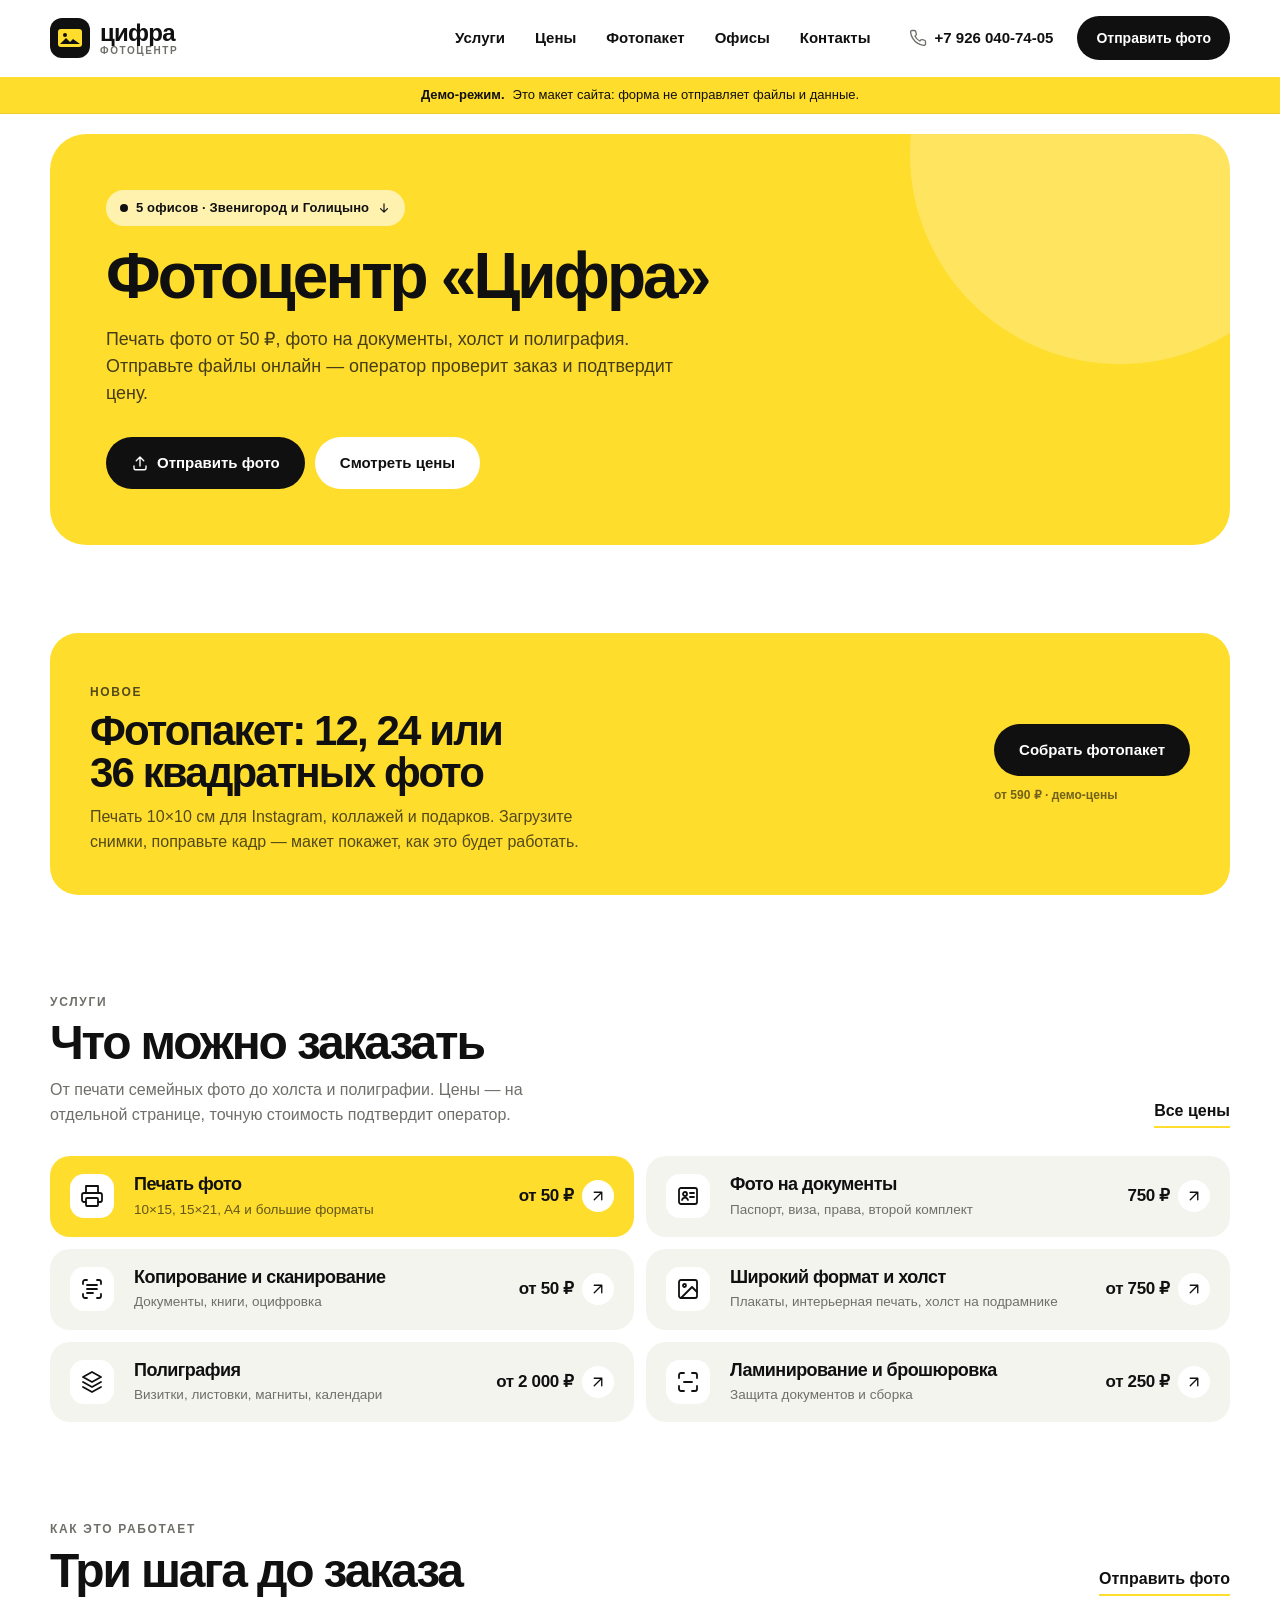
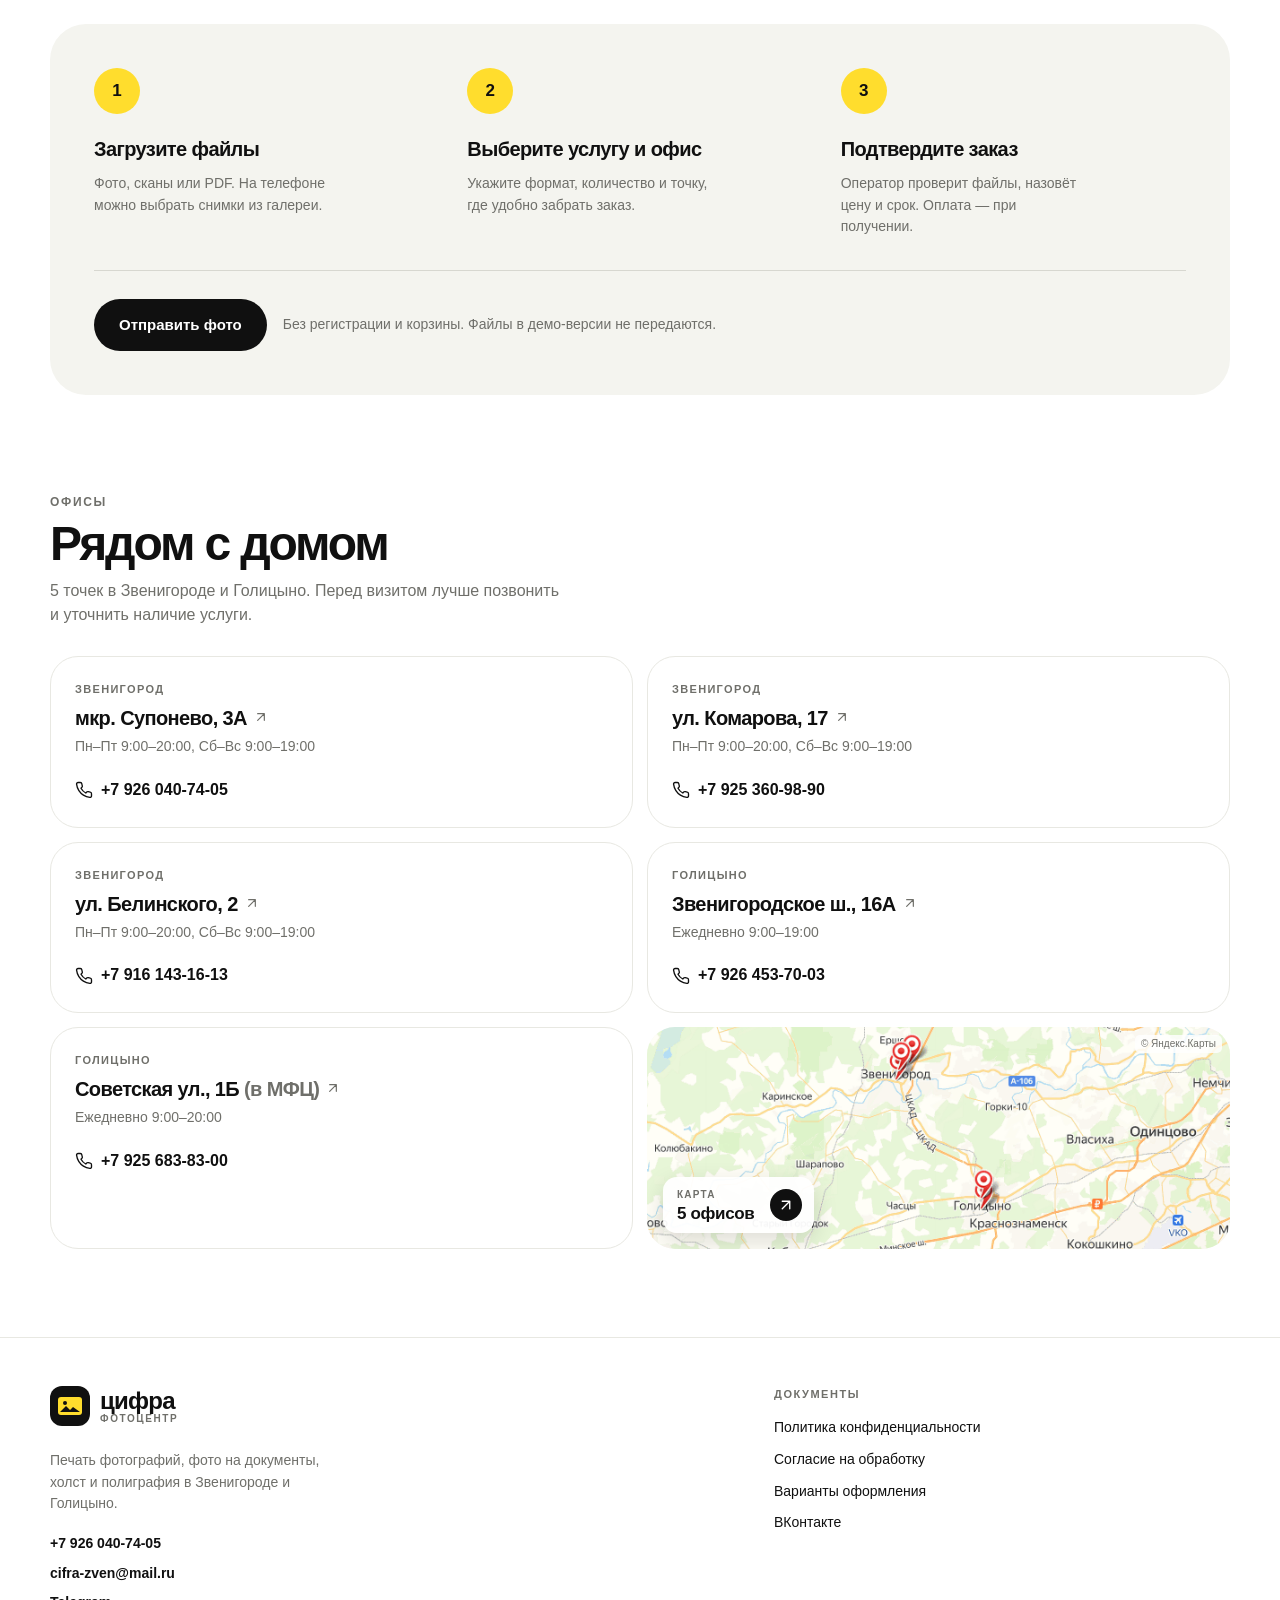
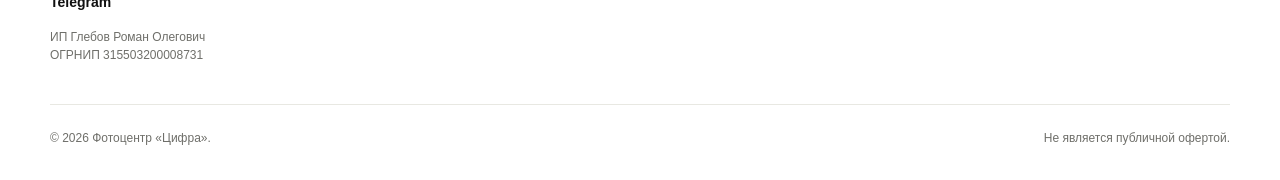
<file: index.html>
<!doctype html>
<html lang="ru">
<head>
<meta charset="utf-8">
<meta name="viewport" content="width=device-width, initial-scale=1">
<title>Фотоцентр «Цифра» — печать фото в Звенигороде и Голицыно</title>
<meta name="description" content="Печать фотографий, фото на документы, холст и полиграфия. 5 офисов в Звенигороде и Голицыно. Отправьте фото онлайн — оператор подтвердит цену и срок.">
<meta name="robots" content="noindex, nofollow">
<meta name="theme-color" content="#ffffff">
<link rel="icon" href="assets/img/favicon.svg" type="image/svg+xml">
<link rel="stylesheet" href="assets/css/styles.css">
<link rel="stylesheet" href="assets/css/photo-package.css">
<meta property="og:type" content="website">
<meta property="og:locale" content="ru_RU">
<meta property="og:site_name" content="Фотоцентр «Цифра»">
<meta property="og:title" content="Фотоцентр «Цифра» — печать фото в Звенигороде и Голицыно">
<meta property="og:description" content="Отправьте фото онлайн, выберите офис — мы подтвердим цену и срок. Демо-макет второго варианта сайта.">
</head>
<body data-page="home">
<a class="skip-link" href="#main">К содержанию</a>

<svg aria-hidden="true" focusable="false" style="position:absolute;width:0;height:0;overflow:hidden">
  <symbol id="i-phone" viewBox="0 0 24 24" fill="none" stroke="currentColor" stroke-width="1.8" stroke-linecap="round" stroke-linejoin="round">
    <path d="M22 16.9v3a2 2 0 0 1-2.2 2 19.8 19.8 0 0 1-8.6-3.1 19.5 19.5 0 0 1-6-6A19.8 19.8 0 0 1 2.1 4.2 2 2 0 0 1 4.1 2h3a2 2 0 0 1 2 1.7c.1.9.3 1.8.6 2.6a2 2 0 0 1-.5 2.1L8 9.6a16 16 0 0 0 6.4 6.4l1.2-1.2a2 2 0 0 1 2.1-.5c.8.3 1.7.5 2.6.6a2 2 0 0 1 1.7 2Z"/>
  </symbol>
  <symbol id="i-arrow" viewBox="0 0 24 24" fill="none" stroke="currentColor" stroke-width="1.8" stroke-linecap="round" stroke-linejoin="round">
    <path d="M7 17 17 7M7 7h10v10"/>
  </symbol>
  <symbol id="i-print" viewBox="0 0 24 24" fill="none" stroke="currentColor" stroke-width="1.8" stroke-linecap="round" stroke-linejoin="round">
    <path d="M6 9V2h12v7M6 18H4a2 2 0 0 1-2-2v-5a2 2 0 0 1 2-2h16a2 2 0 0 1 2 2v5a2 2 0 0 1-2 2h-2"/>
    <rect x="6" y="14" width="12" height="8" rx="1"/>
  </symbol>
  <symbol id="i-doc" viewBox="0 0 24 24" fill="none" stroke="currentColor" stroke-width="1.8" stroke-linecap="round" stroke-linejoin="round">
    <rect x="3" y="4" width="18" height="16" rx="2"/>
    <circle cx="9" cy="10" r="2"/>
    <path d="M6 16c.5-1.5 1.6-2.3 3-2.3s2.5.8 3 2.3M14 9h4M14 13h4"/>
  </symbol>
  <symbol id="i-scan" viewBox="0 0 24 24" fill="none" stroke="currentColor" stroke-width="1.8" stroke-linecap="round" stroke-linejoin="round">
    <path d="M3 7V5a2 2 0 0 1 2-2h2M17 3h2a2 2 0 0 1 2 2v2M21 17v2a2 2 0 0 1-2 2h-2M7 21H5a2 2 0 0 1-2-2v-2"/>
    <path d="M7 8h10M7 12h10M7 16h6"/>
  </symbol>
  <symbol id="i-canvas" viewBox="0 0 24 24" fill="none" stroke="currentColor" stroke-width="1.8" stroke-linecap="round" stroke-linejoin="round">
    <rect x="3" y="3" width="18" height="18" rx="2"/>
    <circle cx="8.5" cy="8.5" r="1.5"/>
    <path d="m21 15-5-5L5 21"/>
  </symbol>
  <symbol id="i-layers" viewBox="0 0 24 24" fill="none" stroke="currentColor" stroke-width="1.8" stroke-linecap="round" stroke-linejoin="round">
    <path d="m12 2 9 5-9 5-9-5 9-5Z"/>
    <path d="m3 12 9 5 9-5M3 17l9 5 9-5"/>
  </symbol>
  <symbol id="i-wide" viewBox="0 0 24 24" fill="none" stroke="currentColor" stroke-width="1.8" stroke-linecap="round" stroke-linejoin="round">
    <path d="M8 3H5a2 2 0 0 0-2 2v3M16 3h3a2 2 0 0 1 2 2v3M21 16v3a2 2 0 0 1-2 2h-3M8 21H5a2 2 0 0 1-2-2v-3"/>
    <path d="M8 12h8"/>
  </symbol>
  <symbol id="i-upload" viewBox="0 0 24 24" fill="none" stroke="currentColor" stroke-width="1.8" stroke-linecap="round" stroke-linejoin="round">
    <path d="M12 16V4M7 9l5-5 5 5"/>
    <path d="M4 16v3a2 2 0 0 0 2 2h12a2 2 0 0 0 2-2v-3"/>
  </symbol>
  <symbol id="i-check" viewBox="0 0 24 24" fill="none" stroke="currentColor" stroke-width="2" stroke-linecap="round" stroke-linejoin="round">
    <path d="m4 12 5 5L20 6"/>
  </symbol>
  <symbol id="i-info" viewBox="0 0 24 24" fill="none" stroke="currentColor" stroke-width="1.8" stroke-linecap="round" stroke-linejoin="round">
    <circle cx="12" cy="12" r="9"/>
    <path d="M12 11v5M12 8h.01"/>
  </symbol>
</svg>

<header class="header">
  <div class="container header__inner">
    <a class="logo" href="index.html">
      <svg class="logo__mark" viewBox="0 0 40 40" aria-hidden="true">
        <rect width="40" height="40" rx="12" fill="#101010"/>
        <rect x="8" y="11" width="24" height="18" rx="3" fill="#FFDD2D"/>
        <circle cx="15" cy="17" r="2" fill="#101010"/>
        <path d="M10 26l6-6 4 4 3-3 7 5H10z" fill="#101010"/>
      </svg>
      <span class="logo__word"><strong>цифра</strong><span>фотоцентр</span></span>
    </a>

    <nav class="nav" id="site-nav" aria-label="Основная навигация">
      <a href="#uslugi">Услуги</a>
      <a href="tseny.html">Цены</a>
      <a href="foto-paket.html">Фотопакет</a>
      <a href="#salony">Офисы</a>
      <a href="#contacts">Контакты</a>
      <div class="nav__mobile-actions">
        <a class="btn btn--dark btn--block" href="otpravit-foto.html">Отправить фото</a>
        <a class="btn btn--outline btn--block" href="tel:+79260407405">+7 926 040-74-05</a>
      </div>
    </nav>

    <a class="header__phone" href="tel:+79260407405">
      <svg width="18" height="18" aria-hidden="true"><use href="#i-phone"/></svg>
      +7 926 040-74-05
    </a>
    <a class="btn btn--dark btn--sm header__cta" href="otpravit-foto.html">Отправить фото</a>
    <button class="burger" type="button" aria-controls="site-nav" aria-expanded="false" aria-label="Открыть меню">
      <svg class="burger__open" width="22" height="22" viewBox="0 0 24 24" fill="none" stroke="currentColor" stroke-width="1.8" stroke-linecap="round" aria-hidden="true"><path d="M4 7h16M4 12h16M4 17h16"/></svg>
      <svg class="burger__close" width="22" height="22" viewBox="0 0 24 24" fill="none" stroke="currentColor" stroke-width="1.8" stroke-linecap="round" aria-hidden="true"><path d="M18 6 6 18M6 6l12 12"/></svg>
    </button>
  </div>
</header>

<div class="demo-banner">
  <div class="container demo-banner__inner">
    <strong>Демо-режим.</strong>
    <span>Это макет сайта: форма не отправляет файлы и данные.</span>
  </div>
</div>

<main id="main">
  <section class="hero">
    <div class="container">
      <div class="hero__panel">
        <div class="hero__content">
          <a class="hero__badge" href="#salony">
            5 офисов · Звенигород и Голицыно
            <svg width="14" height="14" viewBox="0 0 24 24" fill="none" stroke="currentColor" stroke-width="2" stroke-linecap="round" stroke-linejoin="round" aria-hidden="true">
              <path d="M12 5v14M6 13l6 6 6-6"/>
            </svg>
          </a>
          <h1>Фотоцентр «Цифра»</h1>
          <p class="hero__lead">Печать фото от 50 ₽, фото на документы, холст и полиграфия. Отправьте файлы онлайн — оператор проверит заказ и подтвердит цену.</p>
          <div class="hero__actions">
            <a class="btn btn--dark" href="otpravit-foto.html">
              <svg width="18" height="18" aria-hidden="true"><use href="#i-upload"/></svg>
              Отправить фото
            </a>
            <a class="btn btn--light" href="tseny.html">Смотреть цены</a>
          </div>
        </div>
      </div>
    </div>
  </section>

  <section class="section">
    <div class="container">
      <div class="pp-promo">
        <div>
          <p class="eyebrow">Новое</p>
          <h2>Фотопакет: 12, 24 или 36 квадратных фото</h2>
          <p>Печать 10×10 см для Instagram, коллажей и подарков. Загрузите снимки, поправьте кадр — макет покажет, как это будет работать.</p>
        </div>
        <div class="pp-promo__actions">
          <a class="btn btn--dark" href="foto-paket.html">Собрать фотопакет</a>
          <span class="pp-promo__hint">от 590 ₽ · демо-цены</span>
        </div>
      </div>
    </div>
  </section>

  <section class="section" id="uslugi">
    <div class="container">
      <div class="section__head">
        <div>
          <p class="eyebrow">Услуги</p>
          <h2>Что можно заказать</h2>
          <p>От печати семейных фото до холста и полиграфии. Цены — на отдельной странице, точную стоимость подтвердит оператор.</p>
        </div>
        <a class="section__link" href="tseny.html">Все цены</a>
      </div>

      <div class="service-grid">
        <a class="service service--accent" href="tseny.html#pechat">
          <span class="service__icon"><svg width="24" height="24" aria-hidden="true"><use href="#i-print"/></svg></span>
          <h3>Печать фото</h3>
          <p>10×15, 15×21, A4 и большие форматы</p>
          <span class="service__bottom">
            <span class="service__price">от 50 ₽</span>
            <span class="service__arrow"><svg width="18" height="18" aria-hidden="true"><use href="#i-arrow"/></svg></span>
          </span>
        </a>

        <a class="service" href="tseny.html#dokumenty">
          <span class="service__icon"><svg width="24" height="24" aria-hidden="true"><use href="#i-doc"/></svg></span>
          <h3>Фото на документы</h3>
          <p>Паспорт, виза, права, второй комплект</p>
          <span class="service__bottom">
            <span class="service__price">750 ₽</span>
            <span class="service__arrow"><svg width="18" height="18" aria-hidden="true"><use href="#i-arrow"/></svg></span>
          </span>
        </a>

        <a class="service" href="tseny.html#kopirovanie">
          <span class="service__icon"><svg width="24" height="24" aria-hidden="true"><use href="#i-scan"/></svg></span>
          <h3>Копирование и сканирование</h3>
          <p>Документы, книги, оцифровка</p>
          <span class="service__bottom">
            <span class="service__price">от 50 ₽</span>
            <span class="service__arrow"><svg width="18" height="18" aria-hidden="true"><use href="#i-arrow"/></svg></span>
          </span>
        </a>

        <a class="service" href="tseny.html#holst">
          <span class="service__icon"><svg width="24" height="24" aria-hidden="true"><use href="#i-canvas"/></svg></span>
          <h3>Широкий формат и холст</h3>
          <p>Плакаты, интерьерная печать, холст на подрамнике</p>
          <span class="service__bottom">
            <span class="service__price">от 750 ₽</span>
            <span class="service__arrow"><svg width="18" height="18" aria-hidden="true"><use href="#i-arrow"/></svg></span>
          </span>
        </a>

        <a class="service" href="tseny.html#poligrafiya">
          <span class="service__icon"><svg width="24" height="24" aria-hidden="true"><use href="#i-layers"/></svg></span>
          <h3>Полиграфия</h3>
          <p>Визитки, листовки, магниты, календари</p>
          <span class="service__bottom">
            <span class="service__price">от 2 000 ₽</span>
            <span class="service__arrow"><svg width="18" height="18" aria-hidden="true"><use href="#i-arrow"/></svg></span>
          </span>
        </a>

        <a class="service" href="tseny.html#laminovanie">
          <span class="service__icon"><svg width="24" height="24" aria-hidden="true"><use href="#i-wide"/></svg></span>
          <h3>Ламинирование и брошюровка</h3>
          <p>Защита документов и сборка</p>
          <span class="service__bottom">
            <span class="service__price">от 250 ₽</span>
            <span class="service__arrow"><svg width="18" height="18" aria-hidden="true"><use href="#i-arrow"/></svg></span>
          </span>
        </a>
      </div>
    </div>
  </section>

  <section class="section">
    <div class="container">
      <div class="section__head">
        <div>
          <p class="eyebrow">Как это работает</p>
          <h2>Три шага до заказа</h2>
        </div>
        <a class="section__link" href="otpravit-foto.html">Отправить фото</a>
      </div>

      <div class="steps-wrap">
        <div class="steps">
          <div class="step">
            <span class="step__num">1</span>
            <h3>Загрузите файлы</h3>
            <p>Фото, сканы или PDF. На телефоне можно выбрать снимки из галереи.</p>
          </div>
          <div class="step">
            <span class="step__num">2</span>
            <h3>Выберите услугу и офис</h3>
            <p>Укажите формат, количество и точку, где удобно забрать заказ.</p>
          </div>
          <div class="step">
            <span class="step__num">3</span>
            <h3>Подтвердите заказ</h3>
            <p>Оператор проверит файлы, назовёт цену и срок. Оплата — при получении.</p>
          </div>
        </div>
        <div class="steps__bottom">
          <a class="btn btn--dark" href="otpravit-foto.html">Отправить фото</a>
          <p>Без регистрации и корзины. Файлы в демо-версии не передаются.</p>
        </div>
      </div>
    </div>
  </section>

  <section class="section" id="salony">
    <div class="container">
      <div class="section__head">
        <div>
          <p class="eyebrow">Офисы</p>
          <h2>Рядом с домом</h2>
          <p>5 точек в Звенигороде и Голицыно. Перед визитом лучше позвонить и уточнить наличие услуги.</p>
        </div>
      </div>

      <div class="branch-grid">
        <article class="branch-card">
          <p class="branch-card__city">Звенигород</p>
          <h3>
            <a class="branch-card__address" href="https://yandex.ru/maps/org/tsifra/152001789233/?ll=36.876848%2C55.745103&z=16" target="_blank" rel="noopener noreferrer">
              <span>мкр. Супонево, 3А</span>
              <svg class="branch-card__address-icon" width="16" height="16" aria-hidden="true"><use href="#i-arrow"/></svg>
              <span class="sr-only"> — открыть в Яндекс.Картах</span>
            </a>
          </h3>
          <p class="branch-card__meta">Пн–Пт 9:00–20:00, Сб–Вс 9:00–19:00</p>
          <div class="branch-card__footer">
            <a class="branch-card__phone" href="tel:+79260407405"><svg width="18" height="18" aria-hidden="true"><use href="#i-phone"/></svg> +7 926 040-74-05</a>
          </div>
        </article>

        <article class="branch-card">
          <p class="branch-card__city">Звенигород</p>
          <h3>
            <a class="branch-card__address" href="https://yandex.ru/maps/org/tsifra/77149279996/?ll=36.856160%2C55.730766&z=16.79" target="_blank" rel="noopener noreferrer">
              <span>ул. Комарова, 17</span>
              <svg class="branch-card__address-icon" width="16" height="16" aria-hidden="true"><use href="#i-arrow"/></svg>
              <span class="sr-only"> — открыть в Яндекс.Картах</span>
            </a>
          </h3>
          <p class="branch-card__meta">Пн–Пт 9:00–20:00, Сб–Вс 9:00–19:00</p>
          <div class="branch-card__footer">
            <a class="branch-card__phone" href="tel:+79253609890"><svg width="18" height="18" aria-hidden="true"><use href="#i-phone"/></svg> +7 925 360-98-90</a>
          </div>
        </article>

        <article class="branch-card">
          <p class="branch-card__city">Звенигород</p>
          <h3>
            <a class="branch-card__address" href="https://yandex.ru/maps/org/tsifra/25248241582/?ll=36.857674%2C55.739498&z=16.72" target="_blank" rel="noopener noreferrer">
              <span>ул. Белинского, 2</span>
              <svg class="branch-card__address-icon" width="16" height="16" aria-hidden="true"><use href="#i-arrow"/></svg>
              <span class="sr-only"> — открыть в Яндекс.Картах</span>
            </a>
          </h3>
          <p class="branch-card__meta">Пн–Пт 9:00–20:00, Сб–Вс 9:00–19:00</p>
          <div class="branch-card__footer">
            <a class="branch-card__phone" href="tel:+79161431613"><svg width="18" height="18" aria-hidden="true"><use href="#i-phone"/></svg> +7 916 143-16-13</a>
          </div>
        </article>

        <article class="branch-card">
          <p class="branch-card__city">Голицыно</p>
          <h3>
            <a class="branch-card__address" href="https://yandex.ru/maps/org/tsifra/50295731178/?ll=36.985969%2C55.619218&z=16" target="_blank" rel="noopener noreferrer">
              <span>Звенигородское ш., 16А</span>
              <svg class="branch-card__address-icon" width="16" height="16" aria-hidden="true"><use href="#i-arrow"/></svg>
              <span class="sr-only"> — открыть в Яндекс.Картах</span>
            </a>
          </h3>
          <p class="branch-card__meta">Ежедневно 9:00–19:00</p>
          <div class="branch-card__footer">
            <a class="branch-card__phone" href="tel:+79264537003"><svg width="18" height="18" aria-hidden="true"><use href="#i-phone"/></svg> +7 926 453-70-03</a>
          </div>
        </article>

        <article class="branch-card">
          <p class="branch-card__city">Голицыно</p>
          <h3>
            <a class="branch-card__address" href="https://yandex.ru/maps/org/tsifra/145112737521/?ll=36.985844%2C55.628658&z=16" target="_blank" rel="noopener noreferrer">
              <span>Советская ул., 1Б <span class="branch-card__address-note">(в МФЦ)</span></span>
              <svg class="branch-card__address-icon" width="16" height="16" aria-hidden="true"><use href="#i-arrow"/></svg>
              <span class="sr-only"> — открыть в Яндекс.Картах</span>
            </a>
          </h3>
          <p class="branch-card__meta">Ежедневно 9:00–20:00</p>
          <div class="branch-card__footer">
            <a class="branch-card__phone" href="tel:+79256838300"><svg width="18" height="18" aria-hidden="true"><use href="#i-phone"/></svg> +7 925 683-83-00</a>
          </div>
        </article>

        <a class="branch-card branch-card--map" href="https://yandex.ru/maps/?ll=36.92%2C55.68&z=11&text=%D1%84%D0%BE%D1%82%D0%BE%D1%81%D0%B0%D0%BB%D0%BE%D0%BD%20%D0%A6%D0%B8%D1%84%D1%80%D0%B0%20%D0%97%D0%B2%D0%B5%D0%BD%D0%B8%D0%B3%D0%BE%D1%80%D0%BE%D0%B4%20%D0%93%D0%BE%D0%BB%D0%B8%D1%86%D1%8B%D0%BD%D0%BE" target="_blank" rel="noopener noreferrer">
          <img src="assets/img/salons-map.png" width="650" height="300" alt="Карта пяти офисов «Цифра» в Звенигороде и Голицыно" loading="lazy">
          <span class="branch-card__map-panel">
            <span>
              <span class="branch-card__map-label">Карта</span>
              <span class="branch-card__map-title">5 офисов</span>
            </span>
            <span class="branch-card__map-arrow">
              <svg width="18" height="18" aria-hidden="true"><use href="#i-arrow"/></svg>
            </span>
          </span>
          <span class="branch-card__map-credit">© Яндекс.Карты</span>
        </a>
      </div>
    </div>
  </section>
</main>

<footer class="footer" id="contacts">
  <div class="container">
    <div class="footer__grid">
      <div class="footer__brand">
        <a class="logo" href="index.html">
          <svg class="logo__mark" viewBox="0 0 40 40" aria-hidden="true">
            <rect width="40" height="40" rx="12" fill="#101010"/>
            <rect x="8" y="11" width="24" height="18" rx="3" fill="#FFDD2D"/>
            <circle cx="15" cy="17" r="2" fill="#101010"/>
            <path d="M10 26l6-6 4 4 3-3 7 5H10z" fill="#101010"/>
          </svg>
          <span class="logo__word"><strong>цифра</strong><span>фотоцентр</span></span>
        </a>
        <p>Печать фотографий, фото на документы, холст и полиграфия в Звенигороде и Голицыно.</p>
        <div class="footer__contacts">
          <a href="tel:+79260407405">+7 926 040-74-05</a>
          <a href="mailto:cifra-zven@mail.ru">cifra-zven@mail.ru</a>
          <a href="https://t.me/Cifra_zvenigoli" target="_blank" rel="noopener noreferrer">Telegram</a>
        </div>
        <p class="footer__requisites">ИП Глебов Роман Олегович<br>ОГРНИП 315503200008731</p>
      </div>

      <div>
        <p class="footer__title">Документы</p>
        <div class="footer__links">
          <a href="politika.html">Политика конфиденциальности</a>
          <a href="politika.html#soglasie">Согласие на обработку</a>
          <a href="stili.html">Варианты оформления</a>
          <a href="https://vk.com/cifra_zven" target="_blank" rel="noopener noreferrer">ВКонтакте</a>
        </div>
      </div>
    </div>

    <div class="footer__bottom">
      <p>© <span data-year>2026</span> Фотоцентр «Цифра».</p>
      <p>Не является публичной офертой.</p>
    </div>
  </div>
</footer>

<div class="mobile-bar" role="navigation" aria-label="Быстрые действия">
  <a class="btn btn--outline" href="tel:+79260407405">
    <svg width="17" height="17" aria-hidden="true"><use href="#i-phone"/></svg>
    Позвонить
  </a>
  <a class="btn btn--dark" href="otpravit-foto.html">
    <svg width="17" height="17" aria-hidden="true"><use href="#i-upload"/></svg>
    Отправить фото
  </a>
</div>

<script src="assets/js/app.js" defer></script>
</body>
</html>
</file>
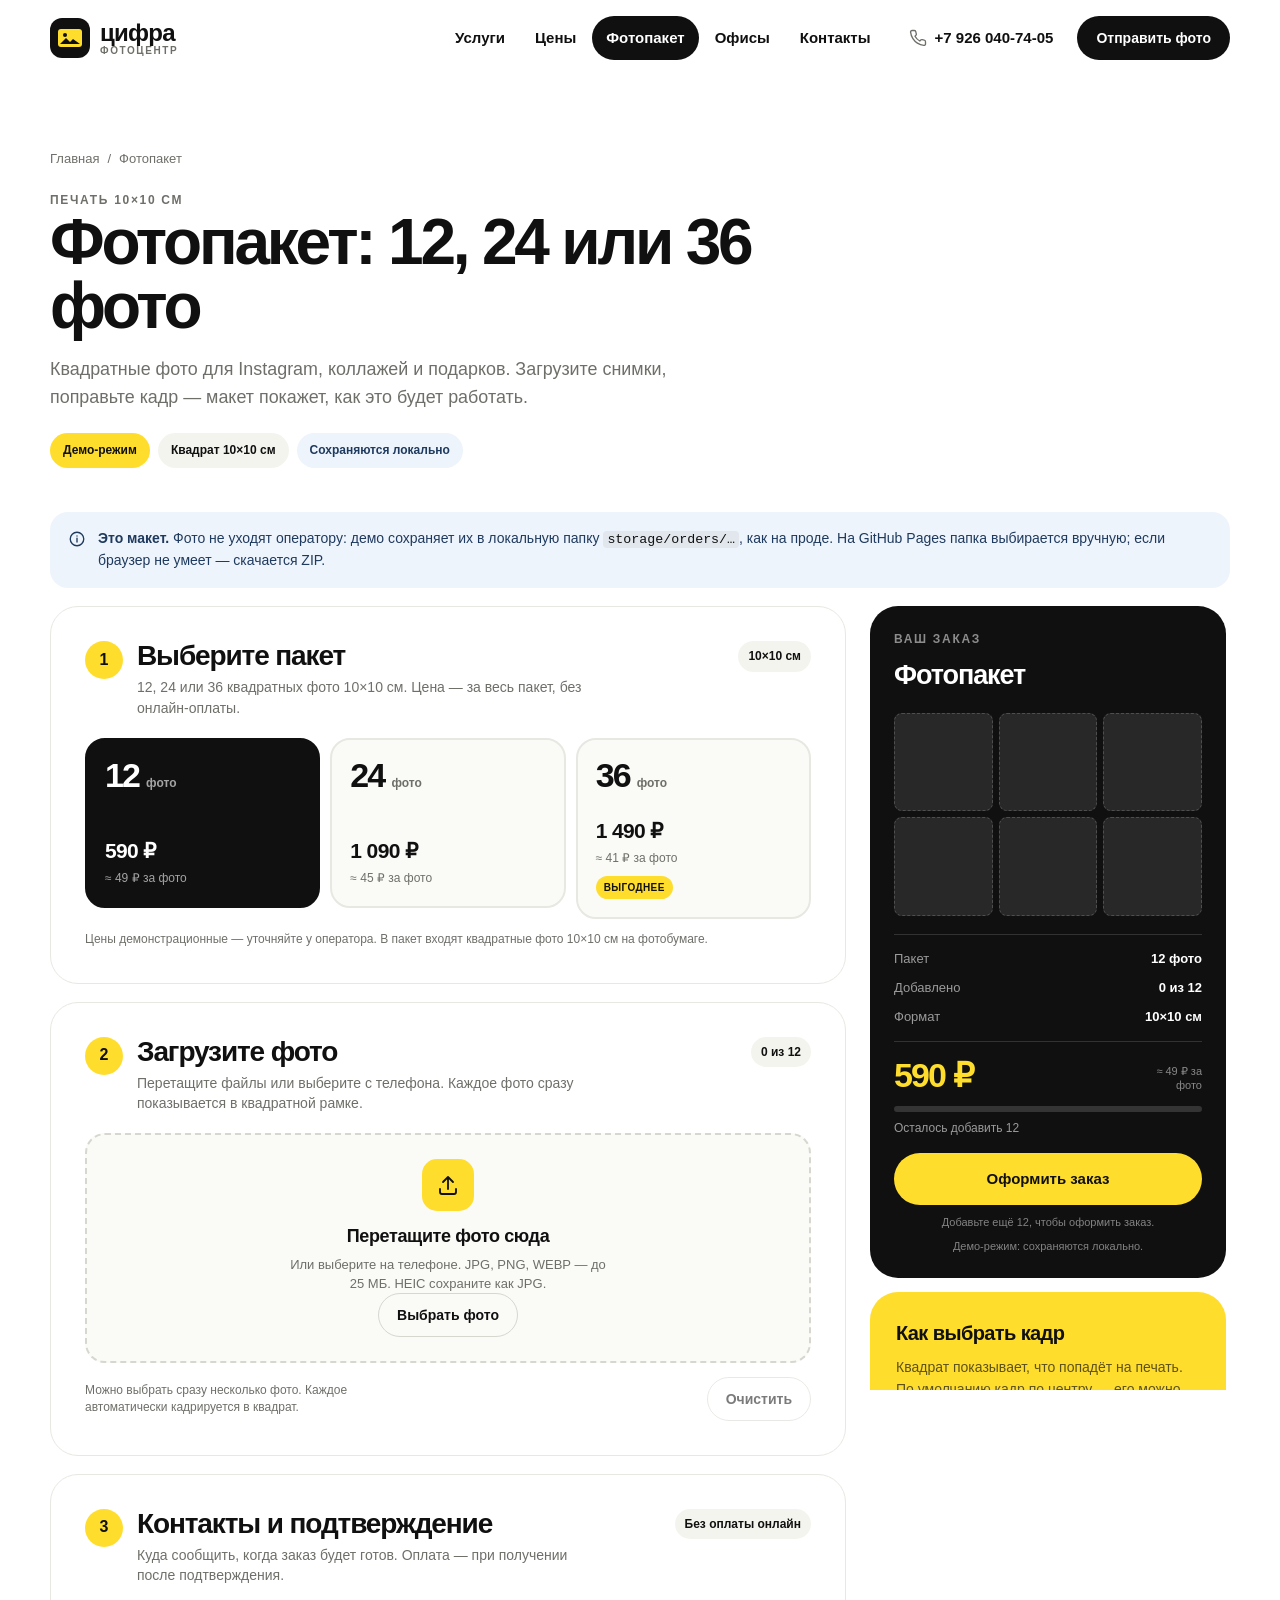
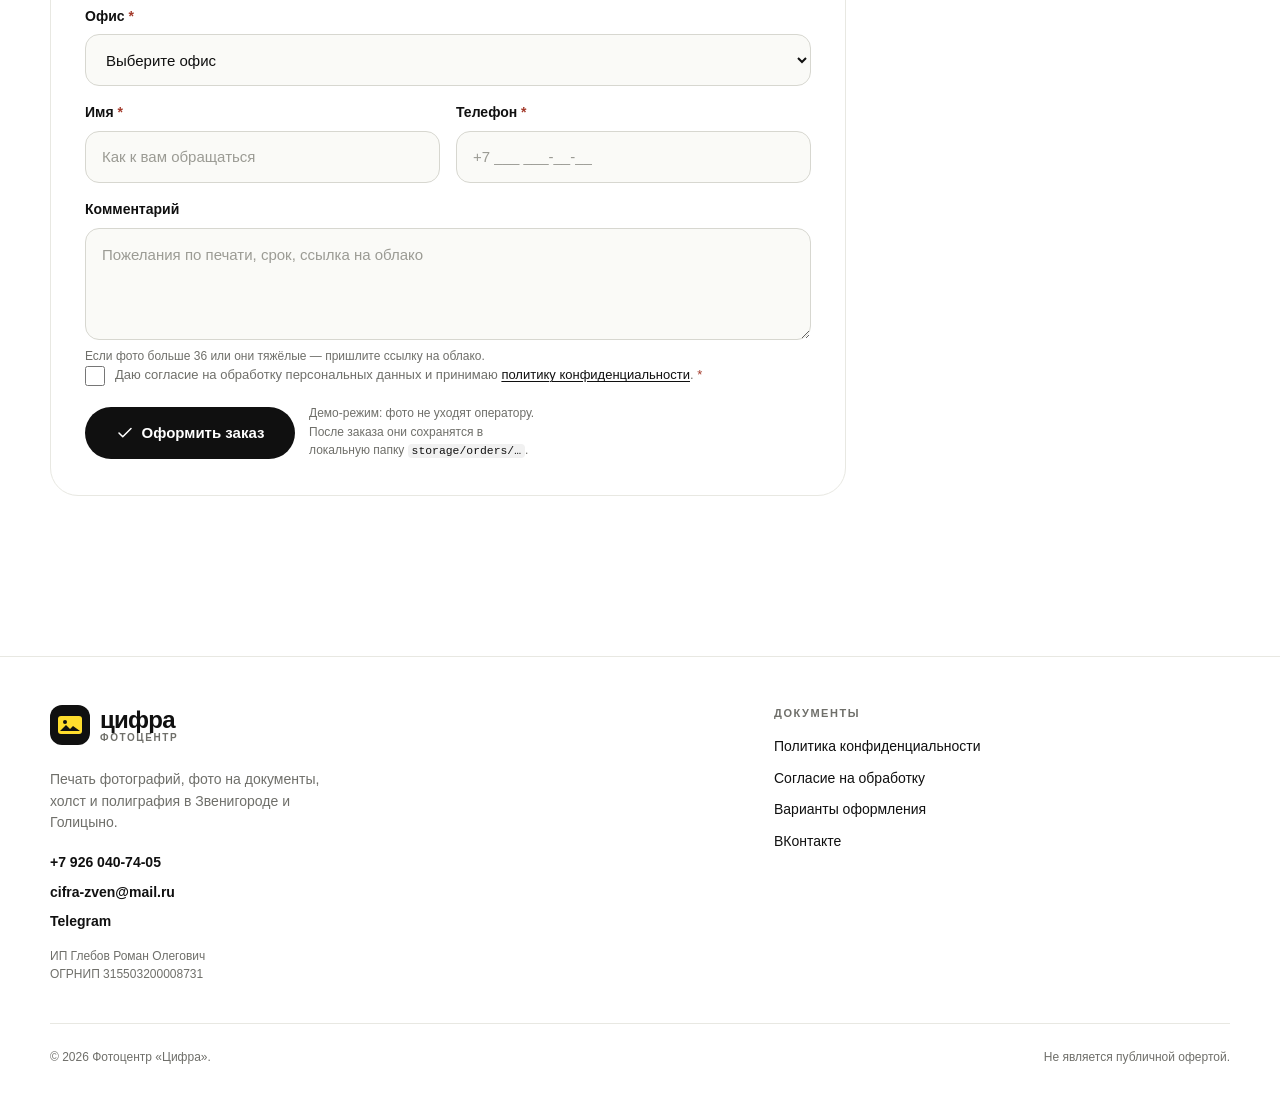
<file: foto-paket.html>
<!doctype html>
<html lang="ru">
<head>
<meta charset="utf-8">
<meta name="viewport" content="width=device-width, initial-scale=1">
<title>Фотопакет 12, 24 или 36 фото 10×10 см — фотоцентр «Цифра»</title>
<meta name="description" content="Закажите фотопакет из 12, 24 или 36 квадратных фото 10×10 см. Загрузите снимки, поправьте кадр и отправьте заказ. Демо-версия без отправки файлов.">
<meta name="robots" content="noindex, nofollow">
<meta name="theme-color" content="#ffffff">
<link rel="icon" href="assets/img/favicon.svg" type="image/svg+xml">
<link rel="stylesheet" href="assets/css/styles.css">
<link rel="stylesheet" href="assets/css/photo-package.css">
<meta property="og:type" content="website">
<meta property="og:locale" content="ru_RU">
<meta property="og:site_name" content="Фотоцентр «Цифра»">
<meta property="og:title" content="Фотопакет 12, 24 или 36 фото 10×10 см — «Цифра»">
<meta property="og:description" content="Квадратные фото для Instagram, коллажей и подарков. Загрузите снимки и поправьте кадр. Демо-версия.">
</head>
<body data-page="photo-package">
<a class="skip-link" href="#main">К содержанию</a>

<svg aria-hidden="true" focusable="false" style="position:absolute;width:0;height:0;overflow:hidden">
  <symbol id="i-pin" viewBox="0 0 24 24" fill="none" stroke="currentColor" stroke-width="1.8" stroke-linecap="round" stroke-linejoin="round">
    <path d="M20 10c0 6-8 12-8 12S4 16 4 10a8 8 0 1 1 16 0Z"/>
    <circle cx="12" cy="10" r="3"/>
  </symbol>
  <symbol id="i-phone" viewBox="0 0 24 24" fill="none" stroke="currentColor" stroke-width="1.8" stroke-linecap="round" stroke-linejoin="round">
    <path d="M22 16.9v3a2 2 0 0 1-2.2 2 19.8 19.8 0 0 1-8.6-3.1 19.5 19.5 0 0 1-6-6A19.8 19.8 0 0 1 2.1 4.2 2 2 0 0 1 4.1 2h3a2 2 0 0 1 2 1.7c.1.9.3 1.8.6 2.6a2 2 0 0 1-.5 2.1L8 9.6a16 16 0 0 0 6.4 6.4l1.2-1.2a2 2 0 0 1 2.1-.5c.8.3 1.7.5 2.6.6a2 2 0 0 1 1.7 2Z"/>
  </symbol>
  <symbol id="i-upload" viewBox="0 0 24 24" fill="none" stroke="currentColor" stroke-width="1.8" stroke-linecap="round" stroke-linejoin="round">
    <path d="M12 16V4M7 9l5-5 5 5"/>
    <path d="M4 16v3a2 2 0 0 0 2 2h12a2 2 0 0 0 2-2v-3"/>
  </symbol>
  <symbol id="i-info" viewBox="0 0 24 24" fill="none" stroke="currentColor" stroke-width="1.8" stroke-linecap="round" stroke-linejoin="round">
    <circle cx="12" cy="12" r="9"/>
    <path d="M12 11v5M12 8h.01"/>
  </symbol>
  <symbol id="i-check" viewBox="0 0 24 24" fill="none" stroke="currentColor" stroke-width="2" stroke-linecap="round" stroke-linejoin="round">
    <path d="m4 12 5 5L20 6"/>
  </symbol>
  <symbol id="i-file" viewBox="0 0 24 24" fill="none" stroke="currentColor" stroke-width="1.8" stroke-linecap="round" stroke-linejoin="round">
    <path d="M14 2H6a2 2 0 0 0-2 2v16a2 2 0 0 0 2 2h12a2 2 0 0 0 2-2V8z"/>
    <path d="M14 2v6h6"/>
  </symbol>
  <symbol id="i-arrow" viewBox="0 0 24 24" fill="none" stroke="currentColor" stroke-width="1.8" stroke-linecap="round" stroke-linejoin="round">
    <path d="M7 17 17 7M7 7h10v10"/>
  </symbol>
  <symbol id="i-crop" viewBox="0 0 24 24" fill="none" stroke="currentColor" stroke-width="1.8" stroke-linecap="round" stroke-linejoin="round">
    <path d="M6 2v14a2 2 0 0 0 2 2h14"/>
    <path d="M2 6h14a2 2 0 0 1 2 2v14"/>
  </symbol>
</svg>

<header class="header">
  <div class="container header__inner">
    <a class="logo" href="index.html">
      <svg class="logo__mark" viewBox="0 0 40 40" aria-hidden="true">
        <rect width="40" height="40" rx="12" fill="#101010"/>
        <rect x="8" y="11" width="24" height="18" rx="3" fill="#FFDD2D"/>
        <circle cx="15" cy="17" r="2" fill="#101010"/>
        <path d="M10 26l6-6 4 4 3-3 7 5H10z" fill="#101010"/>
      </svg>
      <span class="logo__word"><strong>цифра</strong><span>фотоцентр</span></span>
    </a>

    <nav class="nav" id="site-nav" aria-label="Основная навигация">
      <a href="index.html#uslugi">Услуги</a>
      <a href="tseny.html">Цены</a>
      <a href="foto-paket.html" aria-current="page">Фотопакет</a>
      <a href="index.html#salony">Офисы</a>
      <a href="#contacts">Контакты</a>
      <div class="nav__mobile-actions">
        <a class="btn btn--dark btn--block" href="otpravit-foto.html">Отправить фото</a>
        <a class="btn btn--outline btn--block" href="tel:+79260407405">+7 926 040-74-05</a>
      </div>
    </nav>

    <a class="header__phone" href="tel:+79260407405">
      <svg width="18" height="18" aria-hidden="true"><use href="#i-phone"/></svg>
      +7 926 040-74-05
    </a>
    <a class="btn btn--dark btn--sm header__cta" href="otpravit-foto.html">Отправить фото</a>
    <button class="burger" type="button" aria-controls="site-nav" aria-expanded="false" aria-label="Открыть меню">
      <svg class="burger__open" width="22" height="22" viewBox="0 0 24 24" fill="none" stroke="currentColor" stroke-width="1.8" stroke-linecap="round" aria-hidden="true"><path d="M4 7h16M4 12h16M4 17h16"/></svg>
      <svg class="burger__close" width="22" height="22" viewBox="0 0 24 24" fill="none" stroke="currentColor" stroke-width="1.8" stroke-linecap="round" aria-hidden="true"><path d="M18 6 6 18M6 6l12 12"/></svg>
    </button>
  </div>
</header>

<main id="main">
  <section class="page-hero">
    <div class="container">
      <nav class="breadcrumbs" aria-label="Хлебные крошки">
        <a href="index.html">Главная</a><span aria-hidden="true">/</span><span aria-current="page">Фотопакет</span>
      </nav>
      <p class="eyebrow">Печать 10×10 см</p>
      <h1>Фотопакет: 12, 24 или 36 фото</h1>
      <p class="page-hero__lead">Квадратные фото для Instagram, коллажей и подарков. Загрузите снимки, поправьте кадр — макет покажет, как это будет работать.</p>
      <div class="page-hero__badges">
        <span class="badge badge--yellow">Демо-режим</span>
        <span class="badge">Квадрат 10×10 см</span>
        <span class="badge badge--blue">Сохраняются локально</span>
      </div>
    </div>
  </section>

  <div class="container">
    <div class="price-note pp-top-note">
      <svg width="18" height="18" aria-hidden="true"><use href="#i-info"/></svg>
      <span><strong>Это макет.</strong> Фото не уходят оператору: демо сохраняет их в локальную папку <code>storage/orders/…</code>, как на проде. На GitHub Pages папка выбирается вручную; если браузер не умеет — скачается ZIP.</span>
    </div>

    <div class="pp-layout" id="pp-layout">
      <div class="pp-main">
        <section class="pp-step" aria-labelledby="pp-step-package">
          <div class="pp-step__head">
            <span class="pp-step__num" aria-hidden="true">1</span>
            <div>
              <h2 id="pp-step-package">Выберите пакет</h2>
              <p>12, 24 или 36 квадратных фото 10×10 см. Цена — за весь пакет, без онлайн-оплаты.</p>
            </div>
            <span class="pp-step__meta">10×10 см</span>
          </div>

          <div class="pp-packages" role="radiogroup" aria-label="Размер фотопакета">
            <label class="pp-package">
              <input type="radio" name="pp-package" value="12" data-price="590" checked>
              <span class="pp-package__body">
                <span class="pp-package__top">
                  <span class="pp-package__count">12</span>
                  <span class="pp-package__unit">фото</span>
                </span>
                <span class="pp-package__price">590 ₽</span>
                <span class="pp-package__per">≈ 49 ₽ за фото</span>
              </span>
            </label>

            <label class="pp-package">
              <input type="radio" name="pp-package" value="24" data-price="1090">
              <span class="pp-package__body">
                <span class="pp-package__top">
                  <span class="pp-package__count">24</span>
                  <span class="pp-package__unit">фото</span>
                </span>
                <span class="pp-package__price">1 090 ₽</span>
                <span class="pp-package__per">≈ 45 ₽ за фото</span>
              </span>
            </label>

            <label class="pp-package">
              <input type="radio" name="pp-package" value="36" data-price="1490">
              <span class="pp-package__body">
                <span class="pp-package__top">
                  <span class="pp-package__count">36</span>
                  <span class="pp-package__unit">фото</span>
                </span>
                <span class="pp-package__price">1 490 ₽</span>
                <span class="pp-package__per">≈ 41 ₽ за фото</span>
                <span class="pp-package__badge">Выгоднее</span>
              </span>
            </label>
          </div>

          <p class="pp-note">Цены демонстрационные — уточняйте у оператора. В пакет входят квадратные фото 10×10 см на фотобумаге.</p>
        </section>

        <section class="pp-step" aria-labelledby="pp-step-photos">
          <div class="pp-step__head">
            <span class="pp-step__num" aria-hidden="true">2</span>
            <div>
              <h2 id="pp-step-photos">Загрузите фото</h2>
              <p>Перетащите файлы или выберите с телефона. Каждое фото сразу показывается в квадратной рамке.</p>
            </div>
            <span class="pp-step__meta" id="pp-photos-meta">0 из 12</span>
          </div>

          <div class="pp-dropzone" id="pp-dropzone" role="button" tabindex="0" aria-controls="pp-photos">
            <input type="file" id="pp-photos" accept="image/*" multiple hidden>
            <span class="pp-dropzone__icon">
              <svg width="24" height="24" aria-hidden="true"><use href="#i-upload"/></svg>
            </span>
            <strong>Перетащите фото сюда</strong>
            <span class="pp-dropzone__hint">Или выберите на телефоне. JPG, PNG, WEBP — до 25&nbsp;МБ. HEIC сохраните как JPG.</span>
            <span class="btn btn--outline btn--sm">Выбрать фото</span>
          </div>

          <p class="field__error" id="pp-files-error" role="alert" hidden></p>

          <div class="pp-grid" id="pp-grid" hidden></div>

          <div class="pp-grid-actions">
            <p class="pp-grid-hint" id="pp-grid-hint">Можно выбрать сразу несколько фото. Каждое автоматически кадрируется в квадрат.</p>
            <button class="btn btn--outline btn--sm" type="button" id="pp-clear" disabled>Очистить</button>
          </div>
        </section>

        <section class="pp-step" aria-labelledby="pp-step-contacts">
          <div class="pp-step__head">
            <span class="pp-step__num" aria-hidden="true">3</span>
            <div>
              <h2 id="pp-step-contacts">Контакты и подтверждение</h2>
              <p>Куда сообщить, когда заказ будет готов. Оплата — при получении после подтверждения.</p>
            </div>
            <span class="pp-step__meta">Без оплаты онлайн</span>
          </div>

          <form id="pp-form" method="post" enctype="multipart/form-data" novalidate data-demo="true">
            <div class="pp-hp" aria-hidden="true">
              <label for="pp-website">Не заполняйте это поле</label>
              <input id="pp-website" name="website" type="text" tabindex="-1" autocomplete="off">
            </div>
            <input type="hidden" name="package" id="pp-package-field" value="12">
            <input type="hidden" name="service" value="Фотопакет 10×10 см">
            <input type="hidden" name="format" value="10×10 см">
            <input type="hidden" name="quantity" id="pp-quantity" value="12">
            <input type="hidden" name="elapsed" id="pp-elapsed" value="0">

            <div class="field-grid">
              <div class="field field--full">
                <label for="pp-branch">Офис <span class="req">*</span></label>
                <select id="pp-branch" name="branch" required aria-describedby="pp-branch-error">
                  <option value="">Выберите офис</option>
                  <option value="Звенигород, мкр. Супонево, 3А">Звенигород, мкр. Супонево, 3А</option>
                  <option value="Звенигород, ул. Комарова, 17">Звенигород, ул. Комарова, 17</option>
                  <option value="Звенигород, ул. Белинского, 2">Звенигород, ул. Белинского, 2</option>
                  <option value="Голицыно, Звенигородское ш., 16А">Голицыно, Звенигородское ш., 16А</option>
                  <option value="Голицыно, Советская ул., 1Б (в МФЦ)">Голицыно, Советская ул., 1Б (в МФЦ)</option>
                </select>
                <p class="field__error" id="pp-branch-error" hidden></p>
              </div>

              <div class="field">
                <label for="pp-name">Имя <span class="req">*</span></label>
                <input id="pp-name" name="name" type="text" autocomplete="name" maxlength="100" placeholder="Как к вам обращаться" required aria-describedby="pp-name-error">
                <p class="field__error" id="pp-name-error" hidden></p>
              </div>

              <div class="field">
                <label for="pp-phone">Телефон <span class="req">*</span></label>
                <input id="pp-phone" name="phone" type="tel" autocomplete="tel" inputmode="tel" maxlength="30" placeholder="+7 ___ ___-__-__" required aria-describedby="pp-phone-error">
                <p class="field__error" id="pp-phone-error" hidden></p>
              </div>

              <div class="field field--full">
                <label for="pp-comment">Комментарий</label>
                <textarea id="pp-comment" name="comment" maxlength="2000" placeholder="Пожелания по печати, срок, ссылка на облако"></textarea>
                <p class="field__hint">Если фото больше 36 или они тяжёлые — пришлите ссылку на облако.</p>
              </div>
            </div>

            <label class="consent" for="pp-consent">
              <input id="pp-consent" name="consent" type="checkbox" value="1" required aria-describedby="pp-consent-error">
              <span>Даю согласие на обработку персональных данных и принимаю <a href="politika.html" target="_blank" rel="noopener noreferrer">политику конфиденциальности</a>. <span class="req">*</span></span>
            </label>
            <p class="field__error" id="pp-consent-error" hidden></p>

            <div class="form-submit">
              <button class="btn btn--dark" type="submit" id="pp-submit">
                <svg width="18" height="18" aria-hidden="true"><use href="#i-check"/></svg>
                Оформить заказ
              </button>
              <p class="form-submit__note">Демо-режим: фото не уходят оператору. После заказа они сохранятся в локальную папку <code>storage/orders/…</code>.</p>
            </div>

            <p class="form-error" id="pp-form-error" role="alert" hidden></p>
            <noscript><p class="form-error">Для загрузки и кадрирования фото нужен JavaScript. Позвоните нам: <a href="tel:+79260407405">+7 926 040-74-05</a>.</p></noscript>
          </form>
        </section>
      </div>

      <aside class="pp-aside" aria-label="Итог заказа">
        <div class="pp-summary">
          <p class="eyebrow">Ваш заказ</p>
          <h2>Фотопакет</h2>

          <div class="pp-summary__thumbs" id="pp-summary-thumbs" aria-hidden="true"></div>

          <div class="pp-summary__rows">
            <div class="pp-summary__row"><span>Пакет</span><strong id="pp-summary-package">12 фото</strong></div>
            <div class="pp-summary__row"><span>Добавлено</span><strong id="pp-summary-count">0 из 12</strong></div>
            <div class="pp-summary__row"><span>Формат</span><strong>10×10 см</strong></div>
          </div>

          <div class="pp-summary__total">
            <span class="pp-summary__price" id="pp-summary-price">590 ₽</span>
            <span class="pp-summary__per" id="pp-summary-per">≈ 49 ₽ за фото</span>
          </div>

          <div class="pp-summary__progress" aria-hidden="true"><span id="pp-progress"></span></div>
          <p class="pp-summary__progress-label" id="pp-progress-label">Осталось добавить 12</p>

          <button class="btn btn--accent pp-summary__cta" type="submit" form="pp-form" id="pp-summary-cta">Оформить заказ</button>
          <p class="pp-summary__note" id="pp-summary-note">Добавьте ещё 12, чтобы оформить заказ.</p>
          <p class="pp-summary__note">Демо-режим: сохраняются локально.</p>
        </div>

        <div class="help-card help-card--yellow">
          <h2>Как выбрать кадр</h2>
          <p>Квадрат показывает, что попадёт на печать. По умолчанию кадр по центру — его можно сдвинуть и приблизить.</p>
          <ul class="help-list">
            <li><svg width="16" height="16" aria-hidden="true"><use href="#i-check"/></svg><span>Перетаскивайте фото внутри квадрата</span></li>
            <li><svg width="16" height="16" aria-hidden="true"><use href="#i-check"/></svg><span>Колесо мыши или щипок — масштаб</span></li>
            <li><svg width="16" height="16" aria-hidden="true"><use href="#i-check"/></svg><span>«По центру» возвращает исходный кадр</span></li>
          </ul>
        </div>

        <div class="help-card">
          <h2>Качество печати</h2>
          <p>Для 10×10 см нужно около 1200 px по короткой стороне. Если меньше — появится предупреждение на фото.</p>
          <p>Оригиналы не сжимайте в мессенджерах: лучше выбрать файлы из галереи.</p>
        </div>
      </aside>
    </div>

    <section class="success pp-success" id="pp-success" hidden aria-labelledby="pp-success-title">
      <div class="success__icon">
        <svg width="30" height="30" aria-hidden="true"><use href="#i-check"/></svg>
      </div>
      <h2 id="pp-success-title" tabindex="-1">Демо-заказ сохранён</h2>
      <p id="pp-success-text">Фото не ушли оператору. Квадратные кадры сохраняются в локальную папку, как на проде.</p>
      <div class="pp-success__strip" id="pp-success-strip" aria-label="Фото в заказе"></div>
      <div class="success__summary" id="pp-success-summary"></div>
      <div class="success__actions pp-success__actions">
        <a class="btn btn--outline" href="tel:+79260407405">
          <svg width="18" height="18" aria-hidden="true"><use href="#i-phone"/></svg>
          Позвонить
        </a>
        <button class="btn btn--dark" type="button" id="pp-new-order">Новый заказ</button>
        <a class="btn btn--outline" href="index.html">На главную</a>
      </div>
      <p class="success__note" id="pp-success-note">Демо-режим · файлы сохраняются локально</p>
    </section>
  </div>
</main>

<div class="pp-modal" id="pp-editor" hidden>
  <div class="pp-modal__backdrop" data-close></div>
  <div class="pp-dialog" role="dialog" aria-modal="true" aria-labelledby="pp-editor-title">
    <div class="pp-dialog__head">
      <div>
        <p class="eyebrow">Кадрирование</p>
        <h2 id="pp-editor-title">Фото 1 из 12</h2>
      </div>
      <button class="pp-icon-btn" type="button" data-close aria-label="Закрыть редактор">×</button>
    </div>

    <div class="pp-editor__stage">
      <div class="pp-crop" id="pp-crop" tabindex="0" role="application" aria-label="Область кадрирования. Перетаскивайте фото, чтобы выбрать центр. Стрелки — сдвиг, плюс и минус — масштаб.">
        <img class="pp-crop__canvas" id="pp-crop-image" alt="" draggable="false">
        <div class="pp-crop__grid" id="pp-crop-grid"></div>
        <div class="pp-crop__loading" id="pp-crop-loading" role="status" aria-live="polite">Загружаем фото…</div>
      </div>
    </div>

    <div class="pp-editor__controls">
      <button class="pp-control-btn" type="button" id="pp-center">По центру</button>
      <button class="pp-control-btn" type="button" id="pp-grid-toggle" aria-pressed="true">Сетка</button>
      <div class="pp-zoom">
        <button class="pp-zoom__btn" type="button" id="pp-zoom-out" aria-label="Уменьшить масштаб">−</button>
        <input type="range" id="pp-zoom" min="100" max="400" step="1" value="100" aria-label="Масштаб кадра">
        <button class="pp-zoom__btn" type="button" id="pp-zoom-in" aria-label="Увеличить масштаб">+</button>
        <span class="pp-zoom__value" id="pp-zoom-value">100%</span>
      </div>
    </div>

    <div class="pp-editor__foot">
      <p class="pp-editor__hint">Квадрат 10×10 см. Перетаскивайте фото, чтобы выбрать центр. Колесо мыши или щипок — масштаб. Стрелки — сдвиг, «0» — сброс.</p>
      <div class="pp-editor__actions">
        <button class="btn btn--outline btn--sm" type="button" data-close>Отмена</button>
        <button class="btn btn--accent btn--sm" type="button" id="pp-apply">Применить</button>
      </div>
    </div>
  </div>
</div>

<footer class="footer" id="contacts">
  <div class="container">
    <div class="footer__grid">
      <div class="footer__brand">
        <a class="logo" href="index.html">
          <svg class="logo__mark" viewBox="0 0 40 40" aria-hidden="true">
            <rect width="40" height="40" rx="12" fill="#101010"/>
            <rect x="8" y="11" width="24" height="18" rx="3" fill="#FFDD2D"/>
            <circle cx="15" cy="17" r="2" fill="#101010"/>
            <path d="M10 26l6-6 4 4 3-3 7 5H10z" fill="#101010"/>
          </svg>
          <span class="logo__word"><strong>цифра</strong><span>фотоцентр</span></span>
        </a>
        <p>Печать фотографий, фото на документы, холст и полиграфия в Звенигороде и Голицыно.</p>
        <div class="footer__contacts">
          <a href="tel:+79260407405">+7 926 040-74-05</a>
          <a href="mailto:cifra-zven@mail.ru">cifra-zven@mail.ru</a>
          <a href="https://t.me/Cifra_zvenigoli" target="_blank" rel="noopener noreferrer">Telegram</a>
        </div>
        <p class="footer__requisites">ИП Глебов Роман Олегович<br>ОГРНИП 315503200008731</p>
      </div>

      <div>
        <p class="footer__title">Документы</p>
        <div class="footer__links">
          <a href="politika.html">Политика конфиденциальности</a>
          <a href="politika.html#soglasie">Согласие на обработку</a>
          <a href="stili.html">Варианты оформления</a>
          <a href="https://vk.com/cifra_zven" target="_blank" rel="noopener noreferrer">ВКонтакте</a>
        </div>
      </div>
    </div>

    <div class="footer__bottom">
      <p>© <span data-year>2026</span> Фотоцентр «Цифра».</p>
      <p>Не является публичной офертой.</p>
    </div>
  </div>
</footer>

<div class="mobile-bar" role="navigation" aria-label="Быстрые действия">
  <a class="btn btn--outline" href="tel:+79260407405">
    <svg width="17" height="17" aria-hidden="true"><use href="#i-phone"/></svg>
    Позвонить
  </a>
  <a class="btn btn--dark" href="#pp-form">
    <svg width="17" height="17" aria-hidden="true"><use href="#i-check"/></svg>
    Оформить
  </a>
</div>

<p class="sr-only" id="pp-status" role="status" aria-live="polite"></p>

<script src="assets/js/app.js" defer></script>
<script src="assets/js/photo-package.js" defer></script>
</body>
</html>
</file>
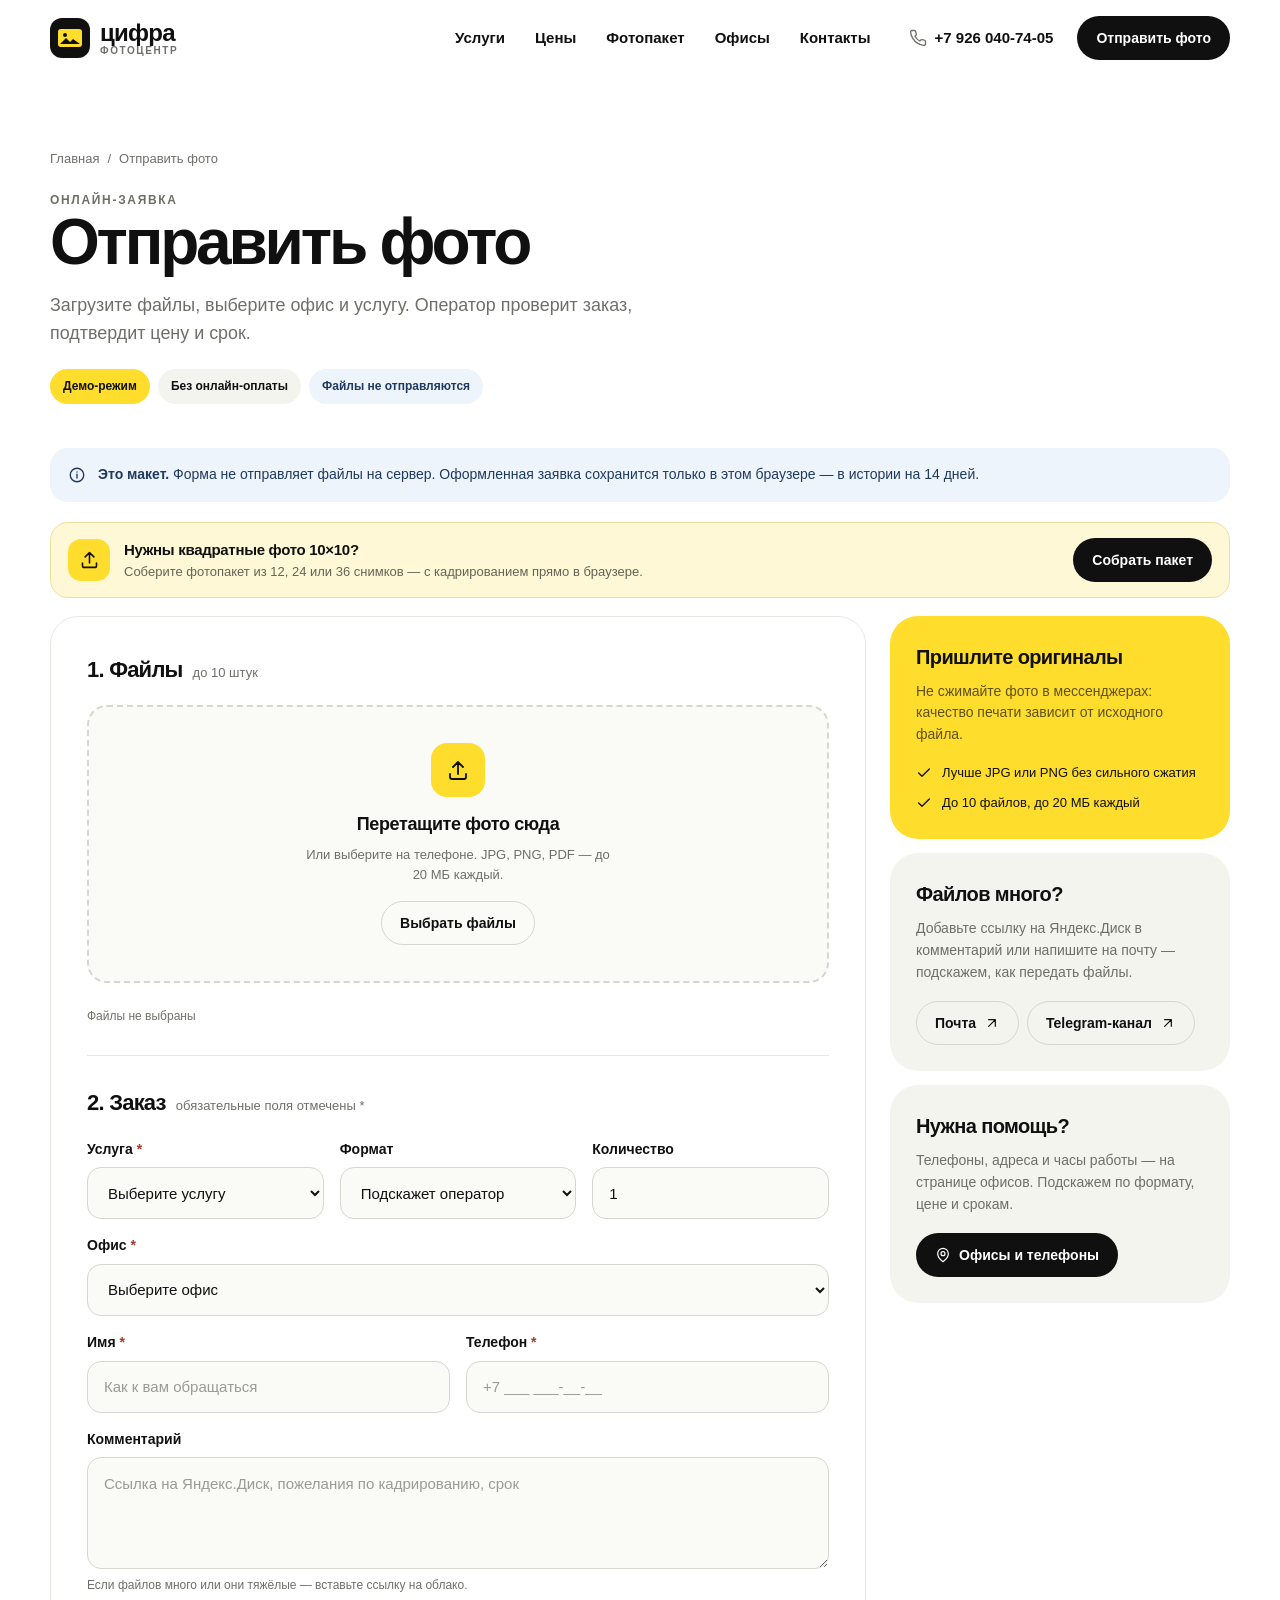
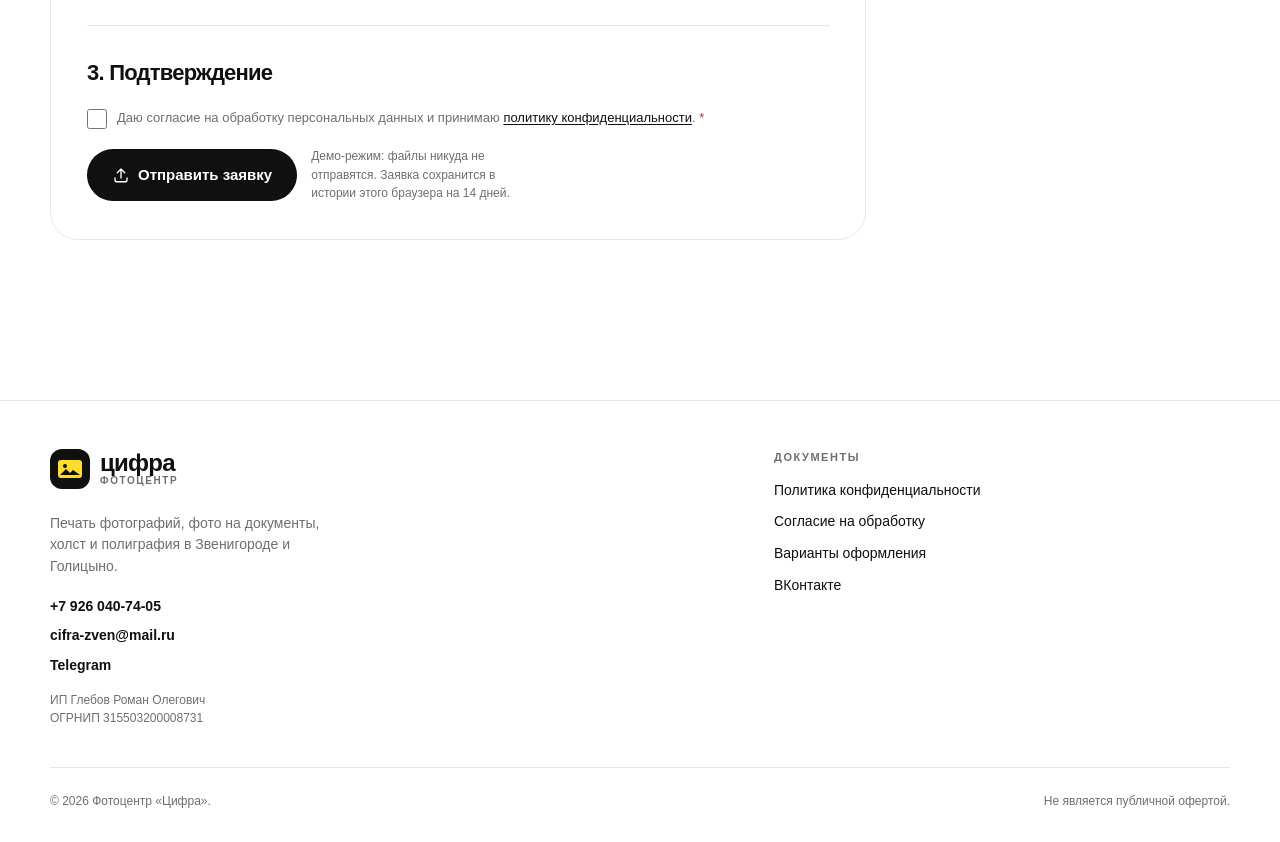
<file: otpravit-foto.html>
<!doctype html>
<html lang="ru">
<head>
<meta charset="utf-8">
<meta name="viewport" content="width=device-width, initial-scale=1">
<title>Отправить фото на печать — фотоцентр «Цифра»</title>
<meta name="description" content="Отправьте фото на печать онлайн: загрузите файлы, выберите офис, услугу и формат. Демо-форма без отправки данных.">
<meta name="robots" content="noindex, nofollow">
<meta name="theme-color" content="#ffffff">
<link rel="icon" href="assets/img/favicon.svg" type="image/svg+xml">
<link rel="stylesheet" href="assets/css/styles.css">
<link rel="stylesheet" href="assets/css/photo-package.css">
<meta property="og:type" content="website">
<meta property="og:locale" content="ru_RU">
<meta property="og:site_name" content="Фотоцентр «Цифра»">
<meta property="og:title" content="Отправить фото на печать — фотоцентр «Цифра»">
<meta property="og:description" content="Загрузите файлы, выберите офис и услугу. Демо-форма без отправки данных.">
</head>
<body data-page="upload">
<a class="skip-link" href="#main">К содержанию</a>

<svg aria-hidden="true" focusable="false" style="position:absolute;width:0;height:0;overflow:hidden">
  <symbol id="i-pin" viewBox="0 0 24 24" fill="none" stroke="currentColor" stroke-width="1.8" stroke-linecap="round" stroke-linejoin="round">
    <path d="M20 10c0 6-8 12-8 12S4 16 4 10a8 8 0 1 1 16 0Z"/>
    <circle cx="12" cy="10" r="3"/>
  </symbol>
  <symbol id="i-phone" viewBox="0 0 24 24" fill="none" stroke="currentColor" stroke-width="1.8" stroke-linecap="round" stroke-linejoin="round">
    <path d="M22 16.9v3a2 2 0 0 1-2.2 2 19.8 19.8 0 0 1-8.6-3.1 19.5 19.5 0 0 1-6-6A19.8 19.8 0 0 1 2.1 4.2 2 2 0 0 1 4.1 2h3a2 2 0 0 1 2 1.7c.1.9.3 1.8.6 2.6a2 2 0 0 1-.5 2.1L8 9.6a16 16 0 0 0 6.4 6.4l1.2-1.2a2 2 0 0 1 2.1-.5c.8.3 1.7.5 2.6.6a2 2 0 0 1 1.7 2Z"/>
  </symbol>
  <symbol id="i-upload" viewBox="0 0 24 24" fill="none" stroke="currentColor" stroke-width="1.8" stroke-linecap="round" stroke-linejoin="round">
    <path d="M12 16V4M7 9l5-5 5 5"/>
    <path d="M4 16v3a2 2 0 0 0 2 2h12a2 2 0 0 0 2-2v-3"/>
  </symbol>
  <symbol id="i-info" viewBox="0 0 24 24" fill="none" stroke="currentColor" stroke-width="1.8" stroke-linecap="round" stroke-linejoin="round">
    <circle cx="12" cy="12" r="9"/>
    <path d="M12 11v5M12 8h.01"/>
  </symbol>
  <symbol id="i-check" viewBox="0 0 24 24" fill="none" stroke="currentColor" stroke-width="2" stroke-linecap="round" stroke-linejoin="round">
    <path d="m4 12 5 5L20 6"/>
  </symbol>
  <symbol id="i-file" viewBox="0 0 24 24" fill="none" stroke="currentColor" stroke-width="1.8" stroke-linecap="round" stroke-linejoin="round">
    <path d="M14 2H6a2 2 0 0 0-2 2v16a2 2 0 0 0 2 2h12a2 2 0 0 0 2-2V8z"/>
    <path d="M14 2v6h6"/>
  </symbol>
  <symbol id="i-arrow" viewBox="0 0 24 24" fill="none" stroke="currentColor" stroke-width="1.8" stroke-linecap="round" stroke-linejoin="round">
    <path d="M7 17 17 7M7 7h10v10"/>
  </symbol>
</svg>

<header class="header">
  <div class="container header__inner">
    <a class="logo" href="index.html">
      <svg class="logo__mark" viewBox="0 0 40 40" aria-hidden="true">
        <rect width="40" height="40" rx="12" fill="#101010"/>
        <rect x="8" y="11" width="24" height="18" rx="3" fill="#FFDD2D"/>
        <circle cx="15" cy="17" r="2" fill="#101010"/>
        <path d="M10 26l6-6 4 4 3-3 7 5H10z" fill="#101010"/>
      </svg>
      <span class="logo__word"><strong>цифра</strong><span>фотоцентр</span></span>
    </a>

    <nav class="nav" id="site-nav" aria-label="Основная навигация">
      <a href="index.html#uslugi">Услуги</a>
      <a href="tseny.html">Цены</a>
      <a href="foto-paket.html">Фотопакет</a>
      <a href="index.html#salony">Офисы</a>
      <a href="#contacts">Контакты</a>
      <div class="nav__mobile-actions">
        <a class="btn btn--dark btn--block" href="otpravit-foto.html" aria-current="page">Отправить фото</a>
        <a class="btn btn--outline btn--block" href="tel:+79260407405">+7 926 040-74-05</a>
      </div>
    </nav>

    <a class="header__phone" href="tel:+79260407405">
      <svg width="18" height="18" aria-hidden="true"><use href="#i-phone"/></svg>
      +7 926 040-74-05
    </a>
    <a class="btn btn--dark btn--sm header__cta" href="otpravit-foto.html">Отправить фото</a>
    <button class="burger" type="button" aria-controls="site-nav" aria-expanded="false" aria-label="Открыть меню">
      <svg class="burger__open" width="22" height="22" viewBox="0 0 24 24" fill="none" stroke="currentColor" stroke-width="1.8" stroke-linecap="round" aria-hidden="true"><path d="M4 7h16M4 12h16M4 17h16"/></svg>
      <svg class="burger__close" width="22" height="22" viewBox="0 0 24 24" fill="none" stroke="currentColor" stroke-width="1.8" stroke-linecap="round" aria-hidden="true"><path d="M18 6 6 18M6 6l12 12"/></svg>
    </button>
  </div>
</header>

<main id="main">
  <section class="page-hero">
    <div class="container">
      <nav class="breadcrumbs" aria-label="Хлебные крошки">
        <a href="index.html">Главная</a><span aria-hidden="true">/</span><span aria-current="page">Отправить фото</span>
      </nav>
      <p class="eyebrow">Онлайн-заявка</p>
      <h1>Отправить фото</h1>
      <p class="page-hero__lead">Загрузите файлы, выберите офис и услугу. Оператор проверит заказ, подтвердит цену и срок.</p>
      <div class="page-hero__badges">
        <span class="badge badge--yellow">Демо-режим</span>
        <span class="badge">Без онлайн-оплаты</span>
        <span class="badge badge--blue">Файлы не отправляются</span>
      </div>
    </div>
  </section>

  <div class="container">
    <div class="price-note upload-note">
      <svg width="18" height="18" aria-hidden="true"><use href="#i-info"/></svg>
      <span><strong>Это макет.</strong> Форма не отправляет файлы на сервер. Оформленная заявка сохранится только в этом браузере — в истории на 14 дней.</span>
    </div>

    <a class="pp-callout" href="foto-paket.html">
      <span class="pp-callout__icon">
        <svg width="21" height="21" aria-hidden="true"><use href="#i-upload"/></svg>
      </span>
      <span class="pp-callout__text">
        <strong>Нужны квадратные фото 10×10?</strong>
        <span>Соберите фотопакет из 12, 24 или 36 снимков — с кадрированием прямо в браузере.</span>
      </span>
      <span class="btn btn--dark btn--sm">Собрать пакет</span>
    </a>

    <section class="order-history" id="order-history" hidden aria-labelledby="order-history-title">
      <div class="order-history__head">
        <div>
          <p class="eyebrow">История</p>
          <h2 id="order-history-title">Последние заявки</h2>
          <p class="order-history__hint">За последние 14 дней. Хранятся только в этом браузере, без файлов.</p>
        </div>
        <button class="order-history__clear" type="button" id="clear-history">Очистить историю</button>
      </div>
      <div class="order-history__list" id="order-history-list"></div>
    </section>

    <div class="upload-layout">
      <div>
        <div class="form-card" id="form-card">
          <form id="upload-form" novalidate>
            <div class="form-section">
              <div class="form-section__head">
                <h2>1. Файлы</h2>
                <span>до 10 штук</span>
              </div>

              <div class="dropzone" id="dropzone">
                <input class="dropzone__input" type="file" id="photos" name="photos" accept="image/*,.pdf" multiple>
                <label for="photos">
                  <span class="dropzone__icon">
                    <svg width="24" height="24" aria-hidden="true"><use href="#i-upload"/></svg>
                  </span>
                  <span class="dropzone__title">Перетащите фото сюда</span>
                  <span class="dropzone__hint">Или выберите на телефоне. JPG, PNG, PDF — до 20 МБ каждый.</span>
                  <span class="btn btn--outline btn--sm dropzone__button">Выбрать файлы</span>
                </label>
              </div>
              <p class="field__error" id="files-error" hidden></p>
              <div class="file-list" id="file-list" aria-live="polite"></div>
              <p class="file-summary" id="file-summary">Файлы не выбраны</p>
            </div>

            <div class="form-section">
              <div class="form-section__head">
                <h2>2. Заказ</h2>
                <span>обязательные поля отмечены *</span>
              </div>

              <div class="field-grid field-grid--three">
                <div class="field">
                  <label for="service">Услуга <span class="req">*</span></label>
                  <select id="service" name="service" required>
                    <option value="">Выберите услугу</option>
                    <option value="Печать фото">Печать фото</option>
                    <option value="Фото на документы">Фото на документы</option>
                    <option value="Широкий формат и холст">Широкий формат и холст</option>
                    <option value="Полиграфия">Полиграфия</option>
                    <option value="Копирование и сканирование">Копирование и сканирование</option>
                    <option value="Другое">Другое</option>
                  </select>
                  <p class="field__error" hidden></p>
                </div>

                <div class="field">
                  <label for="format">Формат</label>
                  <select id="format" name="format">
                    <option value="Подскажет оператор">Подскажет оператор</option>
                    <option value="10×15">10×15</option>
                    <option value="15×21">15×21</option>
                    <option value="21×30 (A4)">21×30 (A4)</option>
                    <option value="30×40 (A3)">30×40 (A3)</option>
                    <option value="40×60 (A2)">40×60 (A2)</option>
                    <option value="60×90 (A1)">60×90 (A1)</option>
                    <option value="Свой размер">Свой размер</option>
                  </select>
                </div>

                <div class="field">
                  <label for="quantity">Количество</label>
                  <input id="quantity" name="quantity" type="number" min="1" step="1" value="1" inputmode="numeric">
                </div>
              </div>

              <div class="field-grid" style="margin-top:16px">
                <div class="field field--full">
                  <label for="branch">Офис <span class="req">*</span></label>
                  <select id="branch" name="branch" required>
                    <option value="">Выберите офис</option>
                    <option value="Звенигород, мкр. Супонево, 3А">Звенигород, мкр. Супонево, 3А</option>
                    <option value="Звенигород, ул. Комарова, 17">Звенигород, ул. Комарова, 17</option>
                    <option value="Звенигород, ул. Белинского, 2">Звенигород, ул. Белинского, 2</option>
                    <option value="Голицыно, Звенигородское ш., 16А">Голицыно, Звенигородское ш., 16А</option>
                    <option value="Голицыно, Советская ул., 1Б (в МФЦ)">Голицыно, Советская ул., 1Б (в МФЦ)</option>
                  </select>
                  <p class="field__error" hidden></p>
                </div>

                <div class="field">
                  <label for="name">Имя <span class="req">*</span></label>
                  <input id="name" name="name" type="text" autocomplete="name" placeholder="Как к вам обращаться" required>
                  <p class="field__error" hidden></p>
                </div>

                <div class="field">
                  <label for="phone">Телефон <span class="req">*</span></label>
                  <input id="phone" name="phone" type="tel" autocomplete="tel" inputmode="tel" placeholder="+7 ___ ___-__-__" required>
                  <p class="field__error" hidden></p>
                </div>

                <div class="field field--full">
                  <label for="comment">Комментарий</label>
                  <textarea id="comment" name="comment" placeholder="Ссылка на Яндекс.Диск, пожелания по кадрированию, срок"></textarea>
                  <p class="field__hint">Если файлов много или они тяжёлые — вставьте ссылку на облако.</p>
                </div>
              </div>

            </div>

            <div class="form-section">
              <div class="form-section__head">
                <h2>3. Подтверждение</h2>
              </div>

              <label class="consent" for="consent">
                <input id="consent" name="consent" type="checkbox" required>
                <span>Даю согласие на обработку персональных данных и принимаю <a href="politika.html" target="_blank" rel="noopener noreferrer">политику конфиденциальности</a>. <span class="req">*</span></span>
              </label>
              <p class="field__error" id="consent-error" hidden></p>

              <div class="form-submit">
                <button class="btn btn--dark" type="submit">
                  <svg width="18" height="18" aria-hidden="true"><use href="#i-upload"/></svg>
                  Отправить заявку
                </button>
                <p class="form-submit__note">Демо-режим: файлы никуда не отправятся. Заявка сохранится в истории этого браузера на 14 дней.</p>
              </div>

              <p class="form-error" id="form-error" hidden role="alert"></p>
              <noscript><p class="form-error">Для загрузки файлов и проверки формы нужен JavaScript. Позвоните нам: <a href="tel:+79260407405">+7 926 040-74-05</a>.</p></noscript>
            </div>
          </form>
        </div>

        <div class="success" id="upload-success" hidden>
          <div class="success__icon">
            <svg width="30" height="30" aria-hidden="true"><use href="#i-check"/></svg>
          </div>
          <h2 id="success-title" tabindex="-1">Заявка оформлена</h2>
          <p>Это демонстрация: заявка сохранена в этом браузере на 14 дней. При следующем заходе на эту страницу она появится в блоке «Последние заявки». Файлы никуда не отправлены. В реальной версии оператор получил бы заявку и связался с вами.</p>
          <div class="success__summary" id="success-summary"></div>
          <div class="success__actions">
            <a class="btn btn--outline" href="tel:+79260407405">
              <svg width="18" height="18" aria-hidden="true"><use href="#i-phone"/></svg>
              Позвонить
            </a>
            <button class="btn btn--dark" type="button" id="new-request">Новая заявка</button>
          </div>
          <p class="success__note">Демо-режим · заявка сохранена только в этом браузере на 14 дней.</p>
        </div>
      </div>

      <aside class="upload-aside" aria-label="Подсказки по отправке">
        <div class="help-card help-card--yellow">
          <h2>Пришлите оригиналы</h2>
          <p>Не сжимайте фото в мессенджерах: качество печати зависит от исходного файла.</p>
          <ul class="help-list">
            <li><svg width="16" height="16" aria-hidden="true"><use href="#i-check"/></svg><span>Лучше JPG или PNG без сильного сжатия</span></li>
            <li><svg width="16" height="16" aria-hidden="true"><use href="#i-check"/></svg><span>До 10 файлов, до 20 МБ каждый</span></li>
          </ul>
        </div>

        <div class="help-card">
          <h2>Файлов много?</h2>
          <p>Добавьте ссылку на Яндекс.Диск в комментарий или напишите на почту — подскажем, как передать файлы.</p>
          <div class="help-card__actions">
            <a class="btn btn--outline btn--sm" href="mailto:cifra-zven@mail.ru">
              Почта
              <svg width="16" height="16" aria-hidden="true"><use href="#i-arrow"/></svg>
            </a>
            <a class="btn btn--outline btn--sm" href="https://t.me/Cifra_zvenigoli" target="_blank" rel="noopener noreferrer">
              Telegram-канал
              <svg width="16" height="16" aria-hidden="true"><use href="#i-arrow"/></svg>
            </a>
          </div>
        </div>

        <div class="help-card">
          <h2>Нужна помощь?</h2>
          <p>Телефоны, адреса и часы работы — на странице офисов. Подскажем по формату, цене и срокам.</p>
          <a class="btn btn--dark btn--sm" href="index.html#salony">
            <svg width="16" height="16" aria-hidden="true"><use href="#i-pin"/></svg>
            Офисы и телефоны
          </a>
        </div>
      </aside>
    </div>
  </div>
</main>

<footer class="footer" id="contacts">
  <div class="container">
    <div class="footer__grid">
      <div class="footer__brand">
        <a class="logo" href="index.html">
          <svg class="logo__mark" viewBox="0 0 40 40" aria-hidden="true">
            <rect width="40" height="40" rx="12" fill="#101010"/>
            <rect x="8" y="11" width="24" height="18" rx="3" fill="#FFDD2D"/>
            <circle cx="15" cy="17" r="2" fill="#101010"/>
            <path d="M10 26l6-6 4 4 3-3 7 5H10z" fill="#101010"/>
          </svg>
          <span class="logo__word"><strong>цифра</strong><span>фотоцентр</span></span>
        </a>
        <p>Печать фотографий, фото на документы, холст и полиграфия в Звенигороде и Голицыно.</p>
        <div class="footer__contacts">
          <a href="tel:+79260407405">+7 926 040-74-05</a>
          <a href="mailto:cifra-zven@mail.ru">cifra-zven@mail.ru</a>
          <a href="https://t.me/Cifra_zvenigoli" target="_blank" rel="noopener noreferrer">Telegram</a>
        </div>
        <p class="footer__requisites">ИП Глебов Роман Олегович<br>ОГРНИП 315503200008731</p>
      </div>

      <div>
        <p class="footer__title">Документы</p>
        <div class="footer__links">
          <a href="politika.html">Политика конфиденциальности</a>
          <a href="politika.html#soglasie">Согласие на обработку</a>
          <a href="stili.html">Варианты оформления</a>
          <a href="https://vk.com/cifra_zven" target="_blank" rel="noopener noreferrer">ВКонтакте</a>
        </div>
      </div>
    </div>

    <div class="footer__bottom">
      <p>© <span data-year>2026</span> Фотоцентр «Цифра».</p>
      <p>Не является публичной офертой.</p>
    </div>
  </div>
</footer>

<div class="mobile-bar" role="navigation" aria-label="Быстрые действия">
  <a class="btn btn--outline" href="tel:+79260407405">
    <svg width="17" height="17" aria-hidden="true"><use href="#i-phone"/></svg>
    Позвонить
  </a>
  <a class="btn btn--dark" href="tseny.html">
    <svg width="17" height="17" aria-hidden="true"><use href="#i-file"/></svg>
    Цены
  </a>
</div>

<script src="assets/js/app.js" defer></script>
</body>
</html>
</file>
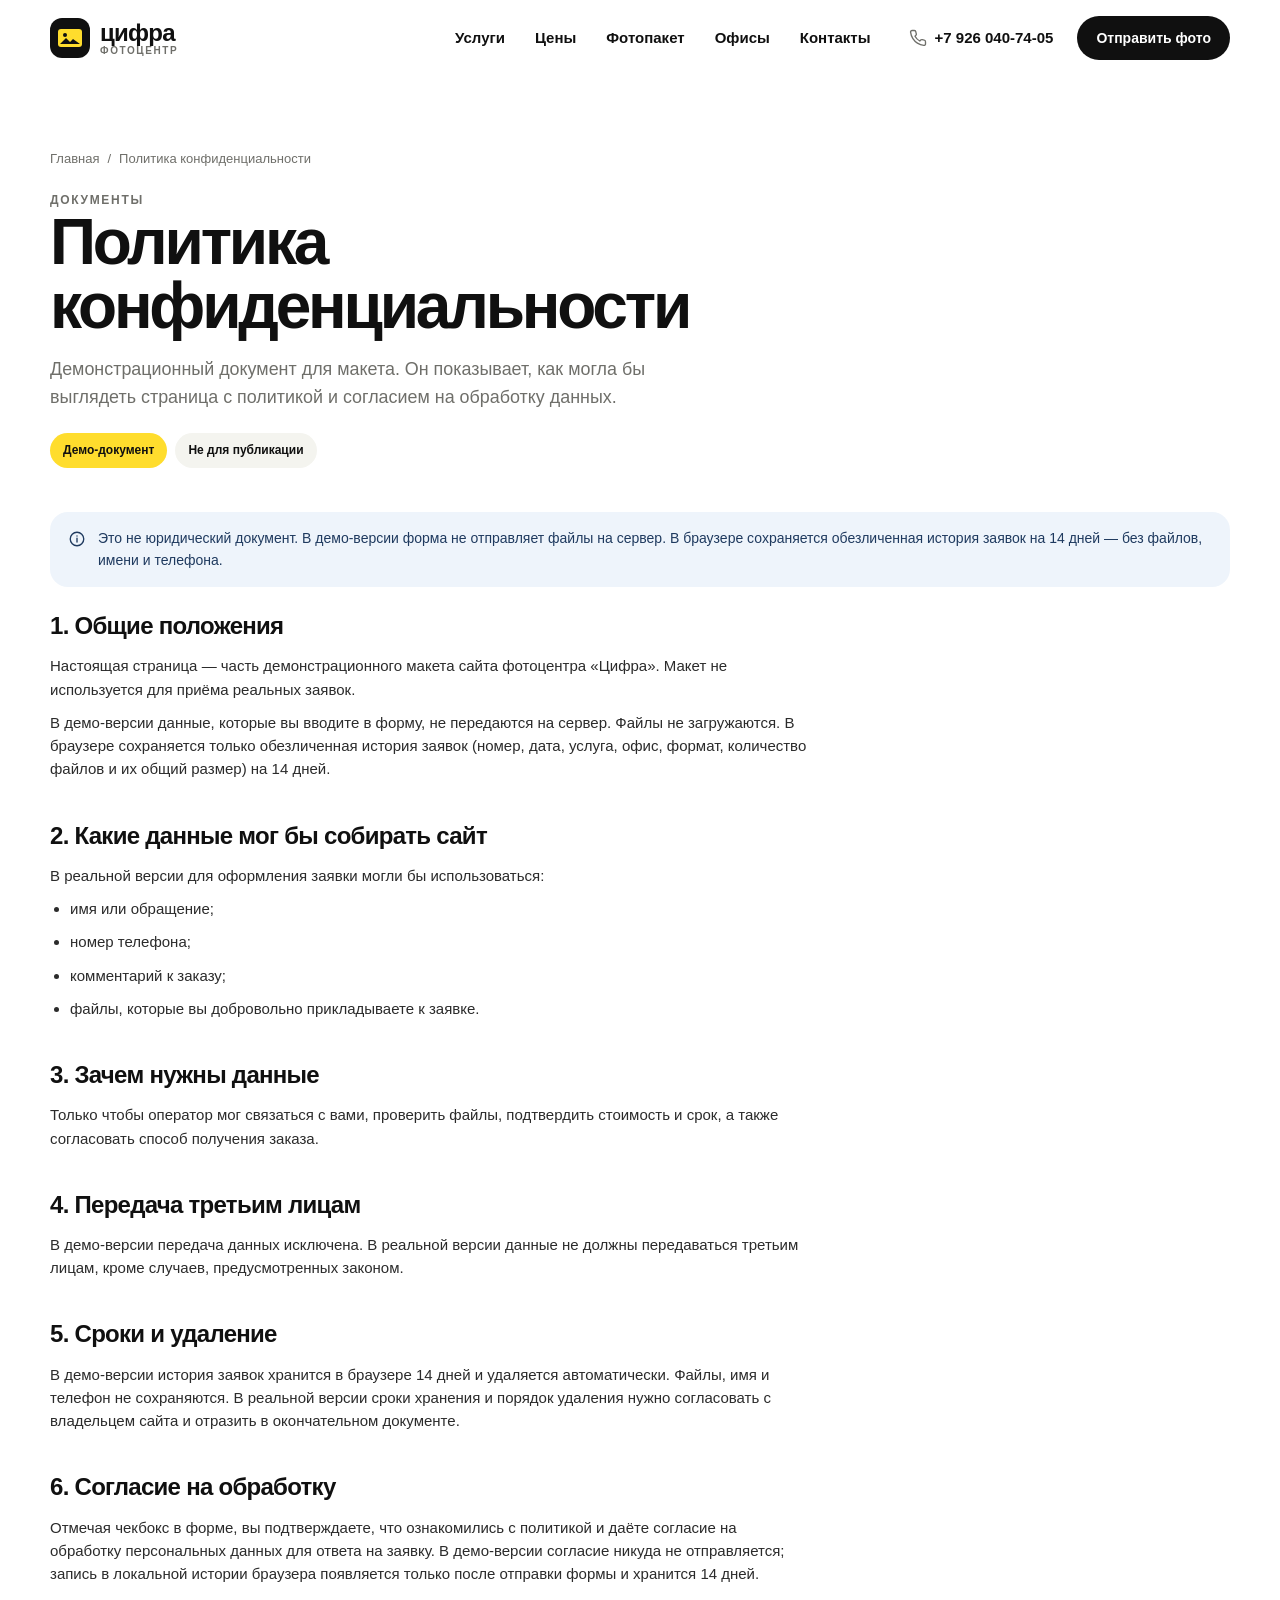
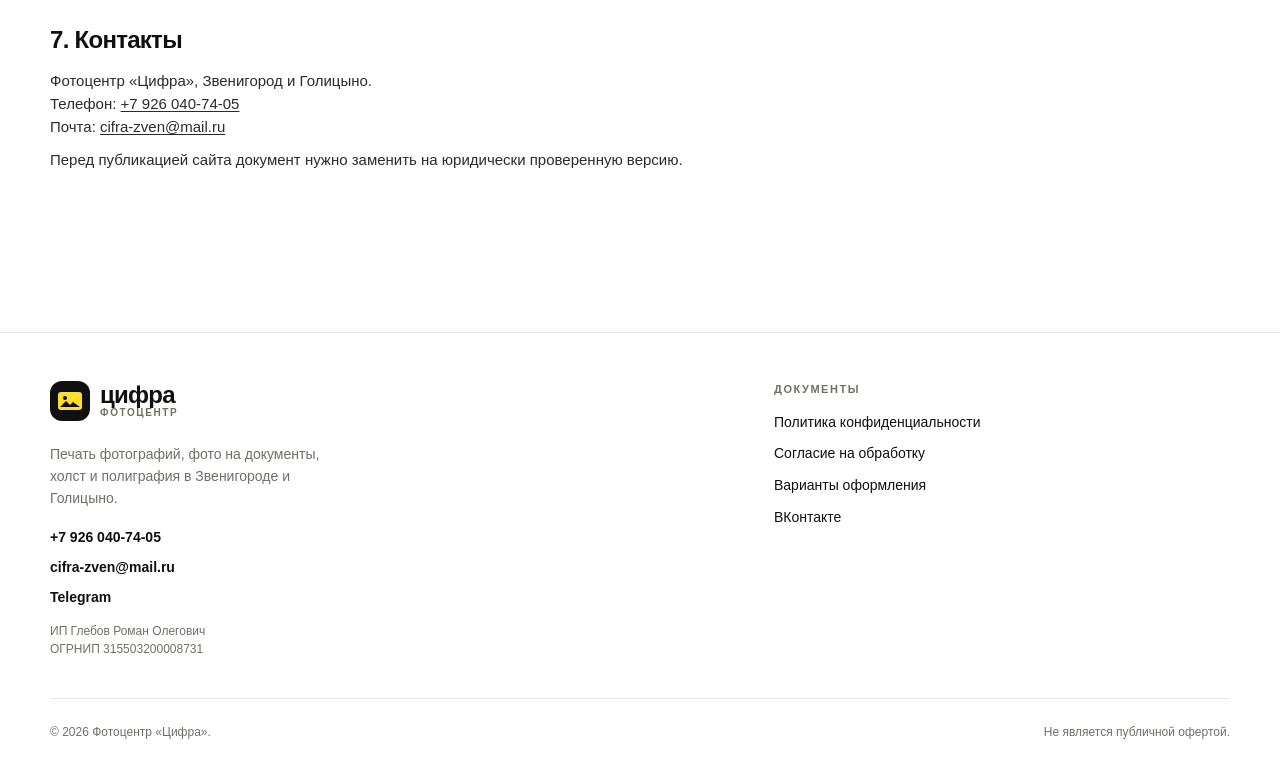
<file: politika.html>
<!doctype html>
<html lang="ru">
<head>
<meta charset="utf-8">
<meta name="viewport" content="width=device-width, initial-scale=1">
<title>Политика конфиденциальности — фотоцентр «Цифра»</title>
<meta name="description" content="Демонстрационная политика конфиденциальности и согласие на обработку персональных данных фотоцентра «Цифра».">
<meta name="robots" content="noindex, nofollow">
<meta name="theme-color" content="#ffffff">
<link rel="icon" href="assets/img/favicon.svg" type="image/svg+xml">
<link rel="stylesheet" href="assets/css/styles.css">
</head>
<body data-page="legal">
<a class="skip-link" href="#main">К содержанию</a>

<svg aria-hidden="true" focusable="false" style="position:absolute;width:0;height:0;overflow:hidden">
  <symbol id="i-phone" viewBox="0 0 24 24" fill="none" stroke="currentColor" stroke-width="1.8" stroke-linecap="round" stroke-linejoin="round">
    <path d="M22 16.9v3a2 2 0 0 1-2.2 2 19.8 19.8 0 0 1-8.6-3.1 19.5 19.5 0 0 1-6-6A19.8 19.8 0 0 1 2.1 4.2 2 2 0 0 1 4.1 2h3a2 2 0 0 1 2 1.7c.1.9.3 1.8.6 2.6a2 2 0 0 1-.5 2.1L8 9.6a16 16 0 0 0 6.4 6.4l1.2-1.2a2 2 0 0 1 2.1-.5c.8.3 1.7.5 2.6.6a2 2 0 0 1 1.7 2Z"/>
  </symbol>
  <symbol id="i-upload" viewBox="0 0 24 24" fill="none" stroke="currentColor" stroke-width="1.8" stroke-linecap="round" stroke-linejoin="round">
    <path d="M12 16V4M7 9l5-5 5 5"/>
    <path d="M4 16v3a2 2 0 0 0 2 2h12a2 2 0 0 0 2-2v-3"/>
  </symbol>
  <symbol id="i-info" viewBox="0 0 24 24" fill="none" stroke="currentColor" stroke-width="1.8" stroke-linecap="round" stroke-linejoin="round">
    <circle cx="12" cy="12" r="9"/>
    <path d="M12 11v5M12 8h.01"/>
  </symbol>
</svg>

<header class="header">
  <div class="container header__inner">
    <a class="logo" href="index.html">
      <svg class="logo__mark" viewBox="0 0 40 40" aria-hidden="true">
        <rect width="40" height="40" rx="12" fill="#101010"/>
        <rect x="8" y="11" width="24" height="18" rx="3" fill="#FFDD2D"/>
        <circle cx="15" cy="17" r="2" fill="#101010"/>
        <path d="M10 26l6-6 4 4 3-3 7 5H10z" fill="#101010"/>
      </svg>
      <span class="logo__word"><strong>цифра</strong><span>фотоцентр</span></span>
    </a>

    <nav class="nav" id="site-nav" aria-label="Основная навигация">
      <a href="index.html#uslugi">Услуги</a>
      <a href="tseny.html">Цены</a>
      <a href="foto-paket.html">Фотопакет</a>
      <a href="index.html#salony">Офисы</a>
      <a href="#contacts">Контакты</a>
      <div class="nav__mobile-actions">
        <a class="btn btn--dark btn--block" href="otpravit-foto.html">Отправить фото</a>
        <a class="btn btn--outline btn--block" href="tel:+79260407405">+7 926 040-74-05</a>
      </div>
    </nav>

    <a class="header__phone" href="tel:+79260407405">
      <svg width="18" height="18" aria-hidden="true"><use href="#i-phone"/></svg>
      +7 926 040-74-05
    </a>
    <a class="btn btn--dark btn--sm header__cta" href="otpravit-foto.html">Отправить фото</a>
    <button class="burger" type="button" aria-controls="site-nav" aria-expanded="false" aria-label="Открыть меню">
      <svg class="burger__open" width="22" height="22" viewBox="0 0 24 24" fill="none" stroke="currentColor" stroke-width="1.8" stroke-linecap="round" aria-hidden="true"><path d="M4 7h16M4 12h16M4 17h16"/></svg>
      <svg class="burger__close" width="22" height="22" viewBox="0 0 24 24" fill="none" stroke="currentColor" stroke-width="1.8" stroke-linecap="round" aria-hidden="true"><path d="M18 6 6 18M6 6l12 12"/></svg>
    </button>
  </div>
</header>

<main id="main">
  <section class="page-hero">
    <div class="container">
      <nav class="breadcrumbs" aria-label="Хлебные крошки">
        <a href="index.html">Главная</a><span aria-hidden="true">/</span><span aria-current="page">Политика конфиденциальности</span>
      </nav>
      <p class="eyebrow">Документы</p>
      <h1>Политика конфиденциальности</h1>
      <p class="page-hero__lead">Демонстрационный документ для макета. Он показывает, как могла бы выглядеть страница с политикой и согласием на обработку данных.</p>
      <div class="page-hero__badges">
        <span class="badge badge--yellow">Демо-документ</span>
        <span class="badge">Не для публикации</span>
      </div>
    </div>
  </section>

  <div class="container">
    <div class="price-note upload-note">
      <svg width="18" height="18" aria-hidden="true"><use href="#i-info"/></svg>
      <span>Это не юридический документ. В демо-версии форма не отправляет файлы на сервер. В браузере сохраняется обезличенная история заявок на 14 дней — без файлов, имени и телефона.</span>
    </div>

    <div class="prose">
      <h2>1. Общие положения</h2>
      <p>Настоящая страница — часть демонстрационного макета сайта фотоцентра «Цифра». Макет не используется для приёма реальных заявок.</p>
      <p>В демо-версии данные, которые вы вводите в форму, не передаются на сервер. Файлы не загружаются. В браузере сохраняется только обезличенная история заявок (номер, дата, услуга, офис, формат, количество файлов и их общий размер) на 14 дней.</p>

      <h2>2. Какие данные мог бы собирать сайт</h2>
      <p>В реальной версии для оформления заявки могли бы использоваться:</p>
      <ul>
        <li>имя или обращение;</li>
        <li>номер телефона;</li>
        <li>комментарий к заказу;</li>
        <li>файлы, которые вы добровольно прикладываете к заявке.</li>
      </ul>

      <h2>3. Зачем нужны данные</h2>
      <p>Только чтобы оператор мог связаться с вами, проверить файлы, подтвердить стоимость и срок, а также согласовать способ получения заказа.</p>

      <h2>4. Передача третьим лицам</h2>
      <p>В демо-версии передача данных исключена. В реальной версии данные не должны передаваться третьим лицам, кроме случаев, предусмотренных законом.</p>

      <h2>5. Сроки и удаление</h2>
      <p>В демо-версии история заявок хранится в браузере 14 дней и удаляется автоматически. Файлы, имя и телефон не сохраняются. В реальной версии сроки хранения и порядок удаления нужно согласовать с владельцем сайта и отразить в окончательном документе.</p>

      <h2 id="soglasie">6. Согласие на обработку</h2>
      <p>Отмечая чекбокс в форме, вы подтверждаете, что ознакомились с политикой и даёте согласие на обработку персональных данных для ответа на заявку. В демо-версии согласие никуда не отправляется; запись в локальной истории браузера появляется только после отправки формы и хранится 14 дней.</p>

      <h2>7. Контакты</h2>
      <p>Фотоцентр «Цифра», Звенигород и Голицыно.<br>
        Телефон: <a href="tel:+79260407405">+7 926 040-74-05</a><br>
        Почта: <a href="mailto:cifra-zven@mail.ru">cifra-zven@mail.ru</a>
      </p>
      <p>Перед публикацией сайта документ нужно заменить на юридически проверенную версию.</p>
    </div>
  </div>
</main>

<footer class="footer" id="contacts">
  <div class="container">
    <div class="footer__grid">
      <div class="footer__brand">
        <a class="logo" href="index.html">
          <svg class="logo__mark" viewBox="0 0 40 40" aria-hidden="true">
            <rect width="40" height="40" rx="12" fill="#101010"/>
            <rect x="8" y="11" width="24" height="18" rx="3" fill="#FFDD2D"/>
            <circle cx="15" cy="17" r="2" fill="#101010"/>
            <path d="M10 26l6-6 4 4 3-3 7 5H10z" fill="#101010"/>
          </svg>
          <span class="logo__word"><strong>цифра</strong><span>фотоцентр</span></span>
        </a>
        <p>Печать фотографий, фото на документы, холст и полиграфия в Звенигороде и Голицыно.</p>
        <div class="footer__contacts">
          <a href="tel:+79260407405">+7 926 040-74-05</a>
          <a href="mailto:cifra-zven@mail.ru">cifra-zven@mail.ru</a>
          <a href="https://t.me/Cifra_zvenigoli" target="_blank" rel="noopener noreferrer">Telegram</a>
        </div>
        <p class="footer__requisites">ИП Глебов Роман Олегович<br>ОГРНИП 315503200008731</p>
      </div>

      <div>
        <p class="footer__title">Документы</p>
        <div class="footer__links">
          <a href="politika.html">Политика конфиденциальности</a>
          <a href="politika.html#soglasie">Согласие на обработку</a>
          <a href="stili.html">Варианты оформления</a>
          <a href="https://vk.com/cifra_zven" target="_blank" rel="noopener noreferrer">ВКонтакте</a>
        </div>
      </div>
    </div>

    <div class="footer__bottom">
      <p>© <span data-year>2026</span> Фотоцентр «Цифра».</p>
      <p>Не является публичной офертой.</p>
    </div>
  </div>
</footer>

<div class="mobile-bar" role="navigation" aria-label="Быстрые действия">
  <a class="btn btn--outline" href="index.html">На главную</a>
  <a class="btn btn--dark" href="otpravit-foto.html">
    <svg width="17" height="17" aria-hidden="true"><use href="#i-upload"/></svg>
    Отправить фото
  </a>
</div>

<script src="assets/js/app.js" defer></script>
</body>
</html>
</file>
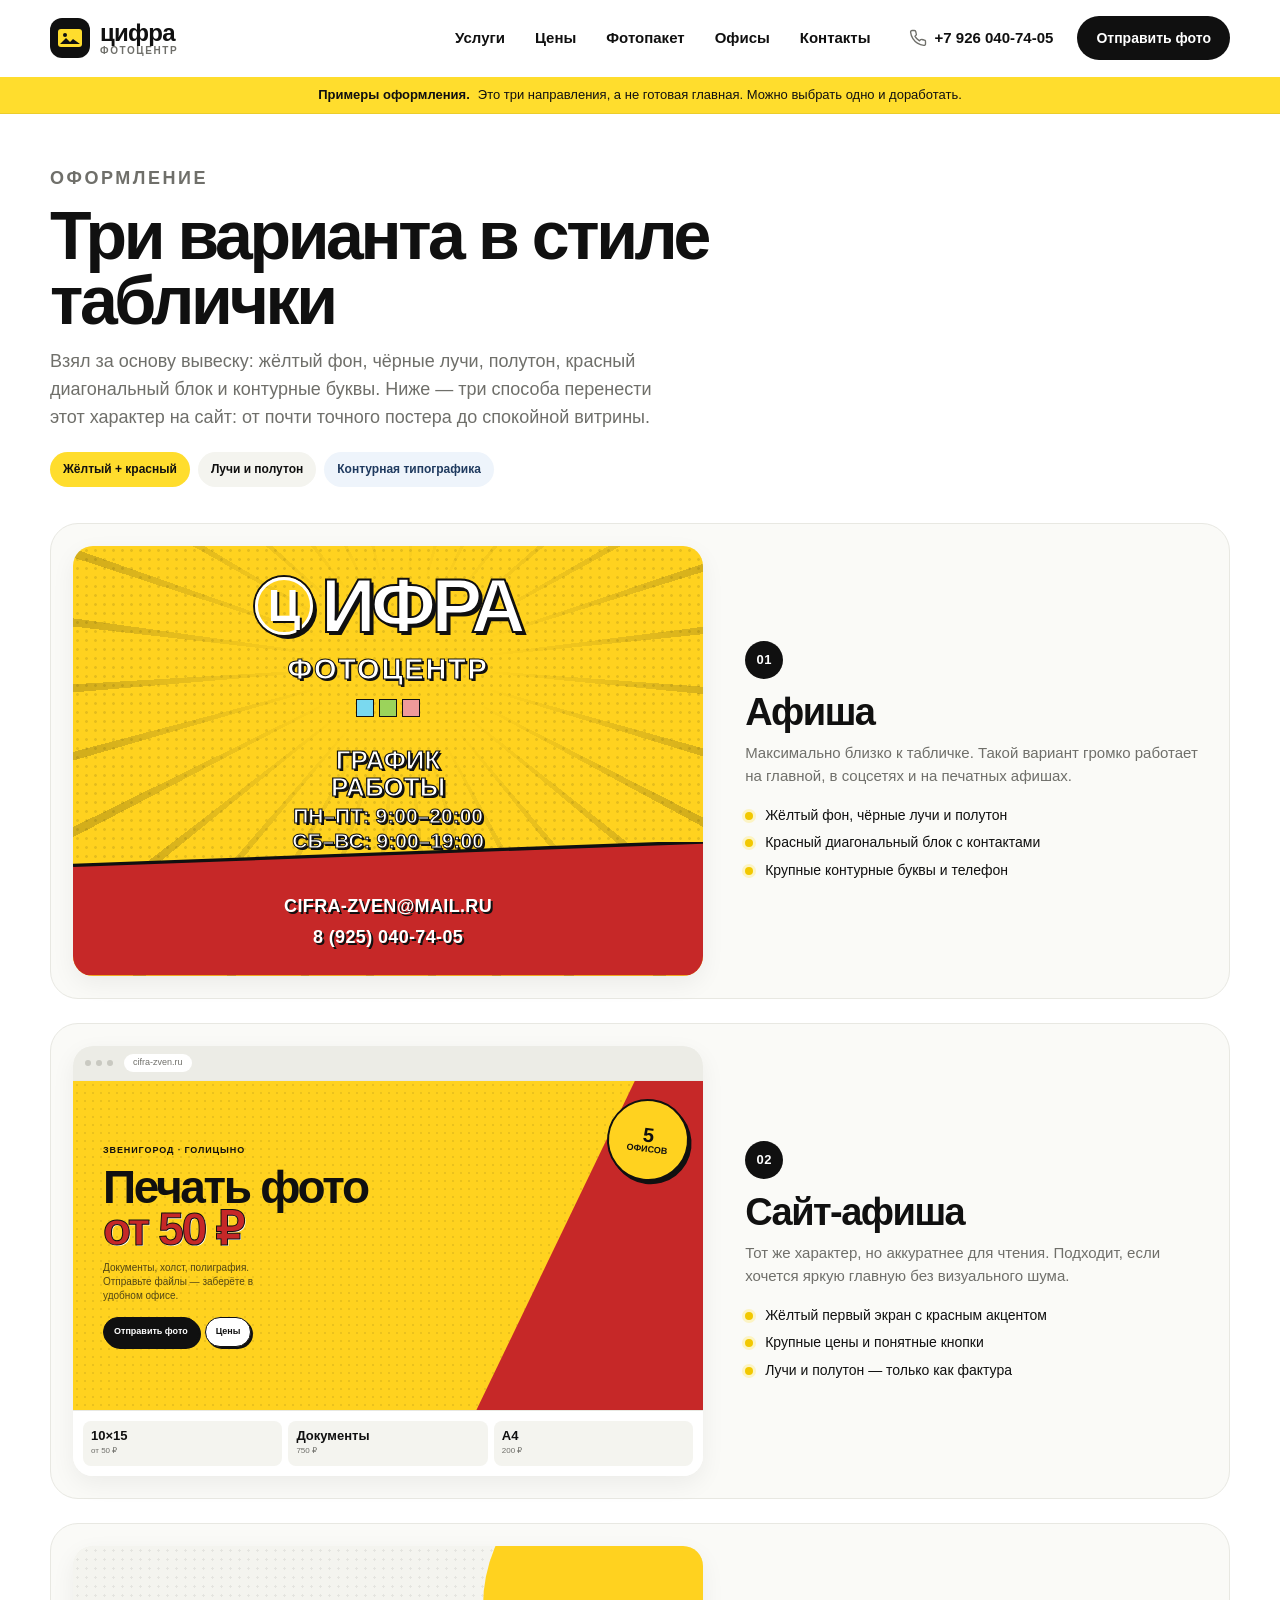
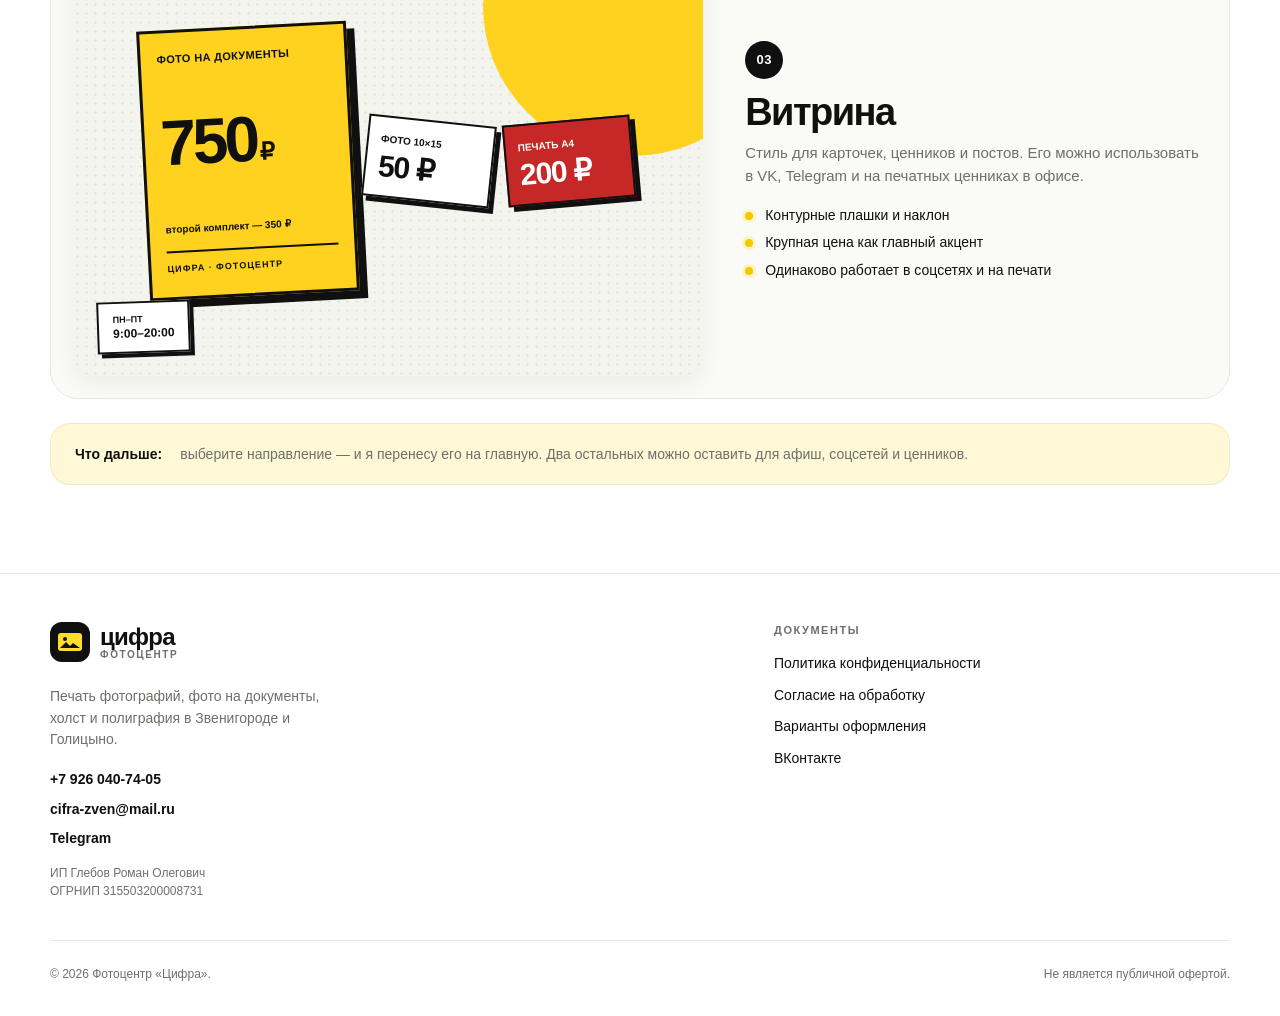
<file: stili.html>
<!doctype html>
<html lang="ru">
<head>
  <meta charset="utf-8">
  <meta name="viewport" content="width=device-width, initial-scale=1">
  <title>Три варианта оформления — Фотоцентр «Цифра»</title>
  <meta name="description" content="Три примера оформления сайта фотоцентра «Цифра» по мотивам вывески: афиша, сайт-афиша и витрина для соцсетей.">
  <meta name="robots" content="noindex, nofollow">
  <link rel="icon" href="assets/img/favicon.svg" type="image/svg+xml">
  <link rel="stylesheet" href="assets/css/styles.css">
  <style>
    :root {
      --style-red: #c62828;
      --style-red-deep: #8f1111;
      --style-yellow: #ffd21f;
    }

    .style-lab {
      padding: clamp(28px, 4vw, 56px) 0 0;
    }

    .style-lab__head {
      max-width: 830px;
    }

    .style-lab__head h1 {
      margin: 10px 0 16px;
      font-size: clamp(36px, 5.8vw, 68px);
      font-weight: 800;
      line-height: 0.95;
      letter-spacing: -0.05em;
    }

    .style-lab__head > p {
      max-width: 64ch;
      color: var(--muted);
      font-size: clamp(15px, 1.5vw, 18px);
    }

    .style-lab__tags {
      display: flex;
      flex-wrap: wrap;
      gap: 8px;
      margin-top: 20px;
    }

    .style-examples {
      display: grid;
      gap: 24px;
      margin-top: 36px;
    }

    .style-example {
      display: grid;
      grid-template-columns: minmax(0, 1.15fr) minmax(280px, 0.85fr);
      gap: clamp(20px, 3vw, 38px);
      align-items: center;
      padding: clamp(14px, 2vw, 22px);
      border: 1px solid var(--line);
      border-radius: var(--radius-lg);
      background: var(--surface-soft);
    }

    .style-example__visual {
      position: relative;
      min-height: 430px;
      border-radius: var(--radius-md);
      overflow: hidden;
      background: var(--surface);
      box-shadow: var(--shadow-card);
    }

    .style-example__copy {
      padding: 8px 4px;
    }

    .style-example__num {
      display: inline-grid;
      place-items: center;
      width: 38px;
      height: 38px;
      border-radius: 50%;
      background: var(--ink);
      color: var(--white);
      font-size: 13px;
      font-weight: 800;
      letter-spacing: 0.04em;
    }

    .style-example h2 {
      margin: 14px 0 10px;
      font-size: clamp(26px, 3vw, 38px);
      font-weight: 800;
      line-height: 1;
      letter-spacing: -0.04em;
    }

    .style-example__copy > p {
      color: var(--muted);
      font-size: 15px;
    }

    .style-features {
      display: grid;
      gap: 8px;
      margin: 18px 0 0;
      padding: 0;
      list-style: none;
    }

    .style-features li {
      position: relative;
      padding-left: 20px;
      font-size: 14px;
      line-height: 1.4;
    }

    .style-features li::before {
      content: "";
      position: absolute;
      top: 0.45em;
      left: 0;
      width: 8px;
      height: 8px;
      border-radius: 50%;
      background: var(--yellow-deep);
      box-shadow: 0 0 0 3px rgba(255, 221, 45, 0.25);
    }

    .style-lab__note {
      display: flex;
      flex-wrap: wrap;
      gap: 8px 18px;
      align-items: center;
      margin-top: 24px;
      padding: 20px 24px;
      border: 1px solid rgba(16, 16, 16, 0.06);
      border-radius: var(--radius-md);
      background: var(--yellow-soft);
      font-size: 14px;
      line-height: 1.45;
    }

    .style-lab__note span {
      color: var(--muted);
    }

    /* ---------- 1. Афиша ---------- */

    .poster {
      position: relative;
      isolation: isolate;
      height: 100%;
      min-height: 430px;
      padding: clamp(18px, 2.4vw, 30px);
      overflow: hidden;
      background: var(--style-yellow);
    }

    .poster__dots,
    .poster__rays {
      position: absolute;
      inset: 0;
      z-index: 0;
      pointer-events: none;
    }

    .poster__dots {
      background-image: radial-gradient(circle, rgba(16, 16, 16, 0.2) 1.3px, transparent 1.5px);
      background-size: 9px 9px;
      opacity: 0.55;
    }

    .poster__rays {
      inset: -20% -10%;
      background: repeating-conic-gradient(
        from -7deg at 52% 34%,
        transparent 0deg 10deg,
        rgba(16, 16, 16, 0.25) 10deg 11.4deg
      );
      opacity: 0.72;
      -webkit-mask-image: radial-gradient(circle at 52% 34%, transparent 0 15%, #000 58%);
      mask-image: radial-gradient(circle at 52% 34%, transparent 0 15%, #000 58%);
    }

    .poster__top {
      position: relative;
      z-index: 2;
    }

    .poster__brand {
      display: flex;
      align-items: center;
      justify-content: center;
      gap: 8px;
    }

    .poster__mark {
      display: grid;
      place-items: center;
      width: clamp(46px, 5vw, 58px);
      height: clamp(46px, 5vw, 58px);
      border: 3px solid var(--white);
      border-radius: 50%;
      box-shadow: 0 0 0 2px var(--ink), 4px 4px 0 var(--ink);
      color: var(--white);
      font-size: clamp(34px, 4vw, 44px);
      font-weight: 900;
      line-height: 1;
      text-shadow: 2px 2px 0 var(--ink);
    }

    .poster__word {
      color: var(--white);
      font-size: clamp(48px, 6.6vw, 76px);
      font-weight: 900;
      line-height: 0.8;
      letter-spacing: -0.06em;
      -webkit-text-stroke: 2px var(--ink);
      text-shadow: 3px 3px 0 var(--ink);
    }

    .poster__sub {
      margin-top: 10px;
      color: var(--white);
      font-size: clamp(19px, 2.6vw, 29px);
      font-weight: 900;
      letter-spacing: 0.06em;
      text-align: center;
      -webkit-text-stroke: 1px var(--ink);
      text-shadow: 2px 2px 0 var(--ink);
    }

    .poster__chips {
      display: flex;
      justify-content: center;
      gap: 5px;
      margin-top: 8px;
    }

    .poster__chips i {
      width: 18px;
      height: 18px;
      border: 1px solid var(--ink);
    }

    .poster__chips i:nth-child(1) { background: #7ad9ef; }
    .poster__chips i:nth-child(2) { background: #9bd35b; }
    .poster__chips i:nth-child(3) { background: #ef9a9a; }

    .poster__hours {
      margin-top: clamp(16px, 3vw, 30px);
      color: var(--white);
      font-size: clamp(18px, 2.4vw, 26px);
      font-weight: 900;
      line-height: 1.02;
      text-align: center;
      -webkit-text-stroke: 1.2px var(--ink);
      text-shadow: 2px 2px 0 var(--ink);
    }

    .poster__time {
      margin-top: 4px;
      color: var(--white);
      font-size: clamp(15px, 2vw, 21px);
      font-weight: 900;
      line-height: 1.15;
      text-align: center;
      -webkit-text-stroke: 1px var(--ink);
      text-shadow: 2px 2px 0 var(--ink);
    }

    .poster__red {
      position: absolute;
      right: 0;
      bottom: 0;
      left: 0;
      z-index: 1;
      width: 100%;
      height: 31%;
    }

    .poster__contact {
      position: absolute;
      right: clamp(18px, 2.4vw, 30px);
      bottom: clamp(16px, 2vw, 24px);
      left: clamp(18px, 2.4vw, 30px);
      z-index: 2;
      display: flex;
      flex-direction: column;
      gap: 3px;
      align-items: center;
      color: var(--white);
      font-size: clamp(13px, 1.6vw, 18px);
      font-weight: 900;
      letter-spacing: 0.02em;
      text-shadow: 2px 2px 0 var(--ink);
    }

    /* ---------- 2. Сайт-афиша ---------- */

    .mini-site {
      display: flex;
      flex-direction: column;
      height: 100%;
      min-height: 430px;
      background: var(--white);
    }

    .mini-site__chrome {
      display: flex;
      align-items: center;
      gap: 5px;
      padding: 8px 12px;
      border-bottom: 1px solid var(--line);
      background: #ecece6;
      color: var(--muted);
      font-size: 9px;
    }

    .mini-site__chrome i {
      width: 6px;
      height: 6px;
      border-radius: 50%;
      background: #c9c9c1;
    }

    .mini-site__url {
      margin-left: 6px;
      padding: 2px 9px;
      border-radius: 999px;
      background: var(--white);
    }

    .mini-site__hero {
      position: relative;
      display: flex;
      flex: 1;
      align-items: center;
      min-height: 280px;
      padding: clamp(18px, 2.5vw, 30px);
      overflow: hidden;
      background: var(--style-yellow);
    }

    .mini-site__halftone {
      position: absolute;
      inset: 0;
      background-image: radial-gradient(circle, rgba(16, 16, 16, 0.16) 1.1px, transparent 1.3px);
      background-size: 8px 8px;
      opacity: 0.55;
    }

    .mini-site__red {
      position: absolute;
      top: -18%;
      right: -13%;
      width: 45%;
      height: 145%;
      background: var(--style-red);
      clip-path: polygon(38% 0, 100% 0, 100% 100%, 0 100%);
      transform: rotate(13deg);
    }

    .mini-site__copy {
      position: relative;
      z-index: 3;
      max-width: 64%;
    }

    .mini-site__eyebrow {
      display: block;
      font-size: 9px;
      font-weight: 800;
      letter-spacing: 0.1em;
      text-transform: uppercase;
    }

    .mini-site h3 {
      margin: 8px 0 10px;
      font-size: clamp(30px, 4vw, 46px);
      font-weight: 800;
      line-height: 0.93;
      letter-spacing: -0.05em;
    }

    .mini-site h3 em {
      color: var(--style-red);
      font-style: normal;
      -webkit-text-stroke: 1px var(--ink);
      text-shadow: 1px 1px 0 var(--white);
    }

    .mini-site__copy p {
      max-width: 34ch;
      font-size: 10px;
      line-height: 1.4;
      color: rgba(16, 16, 16, 0.72);
    }

    .mini-site__actions {
      display: flex;
      flex-wrap: wrap;
      gap: 6px;
      margin-top: 14px;
    }

    .mini-btn {
      display: inline-flex;
      align-items: center;
      padding: 7px 10px;
      border: 1px solid var(--ink);
      border-radius: 999px;
      background: var(--white);
      box-shadow: 2px 2px 0 var(--ink);
      font-size: 9px;
      font-weight: 800;
    }

    .mini-btn--dark {
      background: var(--ink);
      color: var(--white);
    }

    .mini-site__badge {
      position: absolute;
      top: 18px;
      right: 14px;
      z-index: 4;
      display: grid;
      place-items: center;
      width: clamp(58px, 7vw, 82px);
      height: clamp(58px, 7vw, 82px);
      border: 2px solid var(--ink);
      border-radius: 50%;
      background: var(--style-yellow);
      box-shadow: 3px 3px 0 var(--ink);
      font-size: 9px;
      font-weight: 800;
      line-height: 1.05;
      text-align: center;
      text-transform: uppercase;
      transform: rotate(7deg);
    }

    .mini-site__badge strong {
      display: block;
      font-size: 20px;
      line-height: 1;
    }

    .mini-site__cards {
      display: grid;
      grid-template-columns: repeat(3, 1fr);
      gap: 6px;
      padding: 10px;
      border-top: 1px solid var(--line);
      background: var(--white);
    }

    .mini-site__cards div {
      padding: 8px;
      border-radius: 8px;
      background: var(--surface);
    }

    .mini-site__cards strong {
      display: block;
      font-size: 13px;
      line-height: 1;
    }

    .mini-site__cards span {
      display: block;
      margin-top: 3px;
      color: var(--muted);
      font-size: 8px;
    }

    /* ---------- 3. Витрина и соцсети ---------- */

    .social-board {
      position: relative;
      display: flex;
      flex-wrap: wrap;
      align-items: center;
      justify-content: center;
      gap: 12px;
      height: 100%;
      min-height: 430px;
      padding: 32px 18px;
      overflow: hidden;
      background: var(--surface);
    }

    .social-board::before {
      content: "";
      position: absolute;
      inset: 0;
      background-image: radial-gradient(circle, rgba(16, 16, 16, 0.12) 1.1px, transparent 1.3px);
      background-size: 9px 9px;
      opacity: 0.55;
    }

    .social-board__sun {
      position: absolute;
      top: -90px;
      right: -80px;
      width: 300px;
      height: 300px;
      border-radius: 50%;
      background: var(--style-yellow);
    }

    .social-post {
      position: relative;
      z-index: 2;
      display: flex;
      flex: 0 0 210px;
      flex-direction: column;
      min-height: 270px;
      padding: 20px 16px;
      border: 3px solid var(--ink);
      background: var(--style-yellow);
      box-shadow: 8px 8px 0 var(--ink);
      transform: rotate(-3deg);
    }

    .social-post__kicker {
      font-size: 11px;
      font-weight: 900;
      letter-spacing: 0.03em;
      line-height: 1.2;
      text-transform: uppercase;
    }

    .social-post strong {
      margin: auto 0;
      font-size: 64px;
      font-weight: 900;
      line-height: 0.9;
      letter-spacing: -0.06em;
    }

    .social-post strong small {
      font-size: 24px;
    }

    .social-post__note {
      font-size: 10px;
      font-weight: 700;
    }

    .social-post__logo {
      margin-top: 14px;
      padding-top: 10px;
      border-top: 2px solid var(--ink);
      font-size: 9px;
      font-weight: 900;
      letter-spacing: 0.12em;
      text-transform: uppercase;
    }

    .social-board__tags {
      display: flex;
      align-items: center;
      gap: 12px;
    }

    .social-tag {
      position: relative;
      z-index: 3;
      width: 128px;
      padding: 14px 12px;
      border: 2px solid var(--ink);
      box-shadow: 5px 5px 0 var(--ink);
      transform: rotate(6deg);
    }

    .social-tag--yellow {
      background: var(--white);
    }

    .social-tag--red {
      background: var(--style-red);
      color: var(--white);
      transform: rotate(-5deg);
    }

    .social-tag span {
      display: block;
      font-size: 10px;
      font-weight: 700;
      text-transform: uppercase;
    }

    .social-tag strong {
      display: block;
      margin-top: 4px;
      font-size: 30px;
      font-weight: 900;
      line-height: 1;
      letter-spacing: -0.04em;
    }

    .social-hours {
      position: absolute;
      bottom: 22px;
      left: 24px;
      z-index: 4;
      padding: 10px 14px;
      border: 2px solid var(--ink);
      background: var(--white);
      box-shadow: 4px 4px 0 var(--ink);
      font-size: 9px;
      font-weight: 700;
      line-height: 1.35;
      text-transform: uppercase;
      transform: rotate(-2deg);
    }

    .social-hours strong {
      display: block;
      font-size: 12px;
    }

    @media (max-width: 900px) {
      .style-example {
        grid-template-columns: 1fr;
      }

      .style-example__visual {
        min-height: 400px;
      }

      .style-example__copy {
        padding: 4px 6px 8px;
      }
    }

    @media (max-width: 640px) {
      .style-example {
        padding: 10px;
        border-radius: var(--radius-md);
      }

      .style-example__visual {
        min-height: 370px;
      }

      .poster {
        min-height: 370px;
      }

      .poster__hours {
        margin-top: 16px;
      }

      .mini-site,
      .social-board {
        min-height: 370px;
      }

      .social-board {
        padding: 22px 16px;
      }

      .social-post {
        flex-basis: 190px;
        min-height: 250px;
      }

      .social-tag {
        width: 112px;
      }

      .social-hours {
        position: static;
        order: 3;
        align-self: center;
      }
    }
  </style>
</head>
<body>
<svg width="0" height="0" style="position:absolute;overflow:hidden" aria-hidden="true">
  <symbol id="i-phone" viewBox="0 0 24 24" fill="none" stroke="currentColor" stroke-width="1.8" stroke-linecap="round" stroke-linejoin="round">
    <path d="M22 16.92v3a2 2 0 0 1-2.18 2 19.8 19.8 0 0 1-8.63-3.07 19.5 19.5 0 0 1-6-6A19.8 19.8 0 0 1 2.12 4.18 2 2 0 0 1 4.11 2h3a2 2 0 0 1 2 1.72c.12.9.33 1.78.62 2.63a2 2 0 0 1-.45 2.11L8 9.73a16 16 0 0 0 6 6l1.27-1.27a2 2 0 0 1 2.11-.45c.85.29 1.73.5 2.63.62A2 2 0 0 1 22 16.92z"/>
  </symbol>
  <symbol id="i-upload" viewBox="0 0 24 24" fill="none" stroke="currentColor" stroke-width="1.8" stroke-linecap="round" stroke-linejoin="round">
    <path d="M12 16V4M7 9l5-5 5 5"/>
    <path d="M4 16v3a2 2 0 0 0 2 2h12a2 2 0 0 0 2-2v-3"/>
  </symbol>
</svg>

<header class="header">
  <div class="container header__inner">
    <a class="logo" href="index.html">
      <svg class="logo__mark" viewBox="0 0 40 40" aria-hidden="true">
        <rect width="40" height="40" rx="12" fill="#101010"/>
        <rect x="8" y="11" width="24" height="18" rx="3" fill="#FFDD2D"/>
        <circle cx="15" cy="17" r="2" fill="#101010"/>
        <path d="M10 26l6-6 4 4 3-3 7 5H10z" fill="#101010"/>
      </svg>
      <span class="logo__word"><strong>цифра</strong><span>фотоцентр</span></span>
    </a>

    <nav class="nav" id="site-nav" aria-label="Основная навигация">
      <a href="index.html#uslugi">Услуги</a>
      <a href="tseny.html">Цены</a>
      <a href="foto-paket.html">Фотопакет</a>
      <a href="index.html#salony">Офисы</a>
      <a href="#contacts">Контакты</a>
      <div class="nav__mobile-actions">
        <a class="btn btn--dark btn--block" href="otpravit-foto.html">Отправить фото</a>
        <a class="btn btn--outline btn--block" href="tel:+79260407405">+7 926 040-74-05</a>
      </div>
    </nav>

    <a class="header__phone" href="tel:+79260407405">
      <svg width="18" height="18" aria-hidden="true"><use href="#i-phone"/></svg>
      +7 926 040-74-05
    </a>
    <a class="btn btn--dark btn--sm header__cta" href="otpravit-foto.html">Отправить фото</a>
    <button class="burger" type="button" aria-controls="site-nav" aria-expanded="false" aria-label="Открыть меню">
      <svg class="burger__open" width="22" height="22" viewBox="0 0 24 24" fill="none" stroke="currentColor" stroke-width="1.8" stroke-linecap="round" aria-hidden="true"><path d="M4 7h16M4 12h16M4 17h16"/></svg>
      <svg class="burger__close" width="22" height="22" viewBox="0 0 24 24" fill="none" stroke="currentColor" stroke-width="1.8" stroke-linecap="round" aria-hidden="true"><path d="M18 6 6 18M6 6l12 12"/></svg>
    </button>
  </div>
</header>

<div class="demo-banner">
  <div class="container demo-banner__inner">
    <strong>Примеры оформления.</strong>
    <span>Это три направления, а не готовая главная. Можно выбрать одно и доработать.</span>
  </div>
</div>

<main id="main">
  <section class="style-lab">
    <div class="container">
      <div class="style-lab__head">
        <p class="eyebrow">Оформление</p>
        <h1>Три варианта в стиле таблички</h1>
        <p>Взял за основу вывеску: жёлтый фон, чёрные лучи, полутон, красный диагональный блок и контурные буквы. Ниже — три способа перенести этот характер на сайт: от почти точного постера до спокойной витрины.</p>
        <div class="style-lab__tags">
          <span class="badge badge--yellow">Жёлтый + красный</span>
          <span class="badge">Лучи и полутон</span>
          <span class="badge badge--blue">Контурная типографика</span>
        </div>
      </div>

      <div class="style-examples">
        <article class="style-example">
          <div class="style-example__visual">
            <div class="poster">
              <div class="poster__dots"></div>
              <div class="poster__rays"></div>
              <div class="poster__top">
                <div class="poster__brand">
                  <span class="poster__mark">Ц</span>
                  <span class="poster__word">ИФРА</span>
                </div>
                <div class="poster__sub">ФОТОЦЕНТР</div>
                <div class="poster__chips" aria-hidden="true"><i></i><i></i><i></i></div>
                <div class="poster__hours">ГРАФИК<br>РАБОТЫ</div>
                <div class="poster__time">ПН–ПТ: 9:00–20:00<br>СБ–ВС: 9:00–19:00</div>
              </div>
              <svg class="poster__red" viewBox="0 0 600 240" preserveAspectRatio="none" aria-hidden="true">
                <path d="M0 42 600 0v240H0Z" fill="#c62828"/>
                <path d="M0 42 600 0" fill="none" stroke="#101010" stroke-width="6"/>
              </svg>
              <div class="poster__contact">
                <span>CIFRA-ZVEN@MAIL.RU</span>
                <span>8 (925) 040-74-05</span>
              </div>
            </div>
          </div>
          <div class="style-example__copy">
            <span class="style-example__num">01</span>
            <h2>Афиша</h2>
            <p>Максимально близко к табличке. Такой вариант громко работает на главной, в соцсетях и на печатных афишах.</p>
            <ul class="style-features">
              <li>Жёлтый фон, чёрные лучи и полутон</li>
              <li>Красный диагональный блок с контактами</li>
              <li>Крупные контурные буквы и телефон</li>
            </ul>
          </div>
        </article>

        <article class="style-example">
          <div class="style-example__visual">
            <div class="mini-site">
              <div class="mini-site__chrome" aria-hidden="true">
                <i></i><i></i><i></i>
                <span class="mini-site__url">cifra-zven.ru</span>
              </div>
              <div class="mini-site__hero">
                <div class="mini-site__halftone"></div>
                <div class="mini-site__red"></div>
                <div class="mini-site__copy">
                  <span class="mini-site__eyebrow">Звенигород · Голицыно</span>
                  <h3>Печать фото<br><em>от 50 ₽</em></h3>
                  <p>Документы, холст, полиграфия. Отправьте файлы — заберёте в удобном офисе.</p>
                  <div class="mini-site__actions">
                    <span class="mini-btn mini-btn--dark">Отправить фото</span>
                    <span class="mini-btn">Цены</span>
                  </div>
                </div>
                <div class="mini-site__badge"><span><strong>5</strong>офисов</span></div>
              </div>
              <div class="mini-site__cards">
                <div><strong>10×15</strong><span>от 50 ₽</span></div>
                <div><strong>Документы</strong><span>750 ₽</span></div>
                <div><strong>A4</strong><span>200 ₽</span></div>
              </div>
            </div>
          </div>
          <div class="style-example__copy">
            <span class="style-example__num">02</span>
            <h2>Сайт-афиша</h2>
            <p>Тот же характер, но аккуратнее для чтения. Подходит, если хочется яркую главную без визуального шума.</p>
            <ul class="style-features">
              <li>Жёлтый первый экран с красным акцентом</li>
              <li>Крупные цены и понятные кнопки</li>
              <li>Лучи и полутон — только как фактура</li>
            </ul>
          </div>
        </article>

        <article class="style-example">
          <div class="style-example__visual">
            <div class="social-board">
              <div class="social-board__sun"></div>
              <div class="social-post">
                <span class="social-post__kicker">Фото на документы</span>
                <strong>750<small> ₽</small></strong>
                <span class="social-post__note">второй комплект — 350 ₽</span>
                <span class="social-post__logo">Цифра · фотоцентр</span>
              </div>
              <div class="social-board__tags">
                <div class="social-tag social-tag--yellow">
                  <span>Фото 10×15</span>
                  <strong>50 ₽</strong>
                </div>
                <div class="social-tag social-tag--red">
                  <span>Печать A4</span>
                  <strong>200 ₽</strong>
                </div>
              </div>
              <div class="social-hours">Пн–Пт<strong>9:00–20:00</strong></div>
            </div>
          </div>
          <div class="style-example__copy">
            <span class="style-example__num">03</span>
            <h2>Витрина</h2>
            <p>Стиль для карточек, ценников и постов. Его можно использовать в VK, Telegram и на печатных ценниках в офисе.</p>
            <ul class="style-features">
              <li>Контурные плашки и наклон</li>
              <li>Крупная цена как главный акцент</li>
              <li>Одинаково работает в соцсетях и на печати</li>
            </ul>
          </div>
        </article>
      </div>

      <div class="style-lab__note">
        <strong>Что дальше:</strong>
        <span>выберите направление — и я перенесу его на главную. Два остальных можно оставить для афиш, соцсетей и ценников.</span>
      </div>
    </div>
  </section>
</main>

<footer class="footer" id="contacts">
  <div class="container">
    <div class="footer__grid">
      <div class="footer__brand">
        <a class="logo" href="index.html">
          <svg class="logo__mark" viewBox="0 0 40 40" aria-hidden="true">
            <rect width="40" height="40" rx="12" fill="#101010"/>
            <rect x="8" y="11" width="24" height="18" rx="3" fill="#FFDD2D"/>
            <circle cx="15" cy="17" r="2" fill="#101010"/>
            <path d="M10 26l6-6 4 4 3-3 7 5H10z" fill="#101010"/>
          </svg>
          <span class="logo__word"><strong>цифра</strong><span>фотоцентр</span></span>
        </a>
        <p>Печать фотографий, фото на документы, холст и полиграфия в Звенигороде и Голицыно.</p>
        <div class="footer__contacts">
          <a href="tel:+79260407405">+7 926 040-74-05</a>
          <a href="mailto:cifra-zven@mail.ru">cifra-zven@mail.ru</a>
          <a href="https://t.me/Cifra_zvenigoli" target="_blank" rel="noopener noreferrer">Telegram</a>
        </div>
        <p class="footer__requisites">ИП Глебов Роман Олегович<br>ОГРНИП 315503200008731</p>
      </div>

      <div>
        <p class="footer__title">Документы</p>
        <div class="footer__links">
          <a href="politika.html">Политика конфиденциальности</a>
          <a href="politika.html#soglasie">Согласие на обработку</a>
          <a href="stili.html">Варианты оформления</a>
          <a href="https://vk.com/cifra_zven" target="_blank" rel="noopener noreferrer">ВКонтакте</a>
        </div>
      </div>
    </div>

    <div class="footer__bottom">
      <p>© <span data-year>2026</span> Фотоцентр «Цифра».</p>
      <p>Не является публичной офертой.</p>
    </div>
  </div>
</footer>

<script src="assets/js/app.js" defer></script>
</body>
</html>
</file>
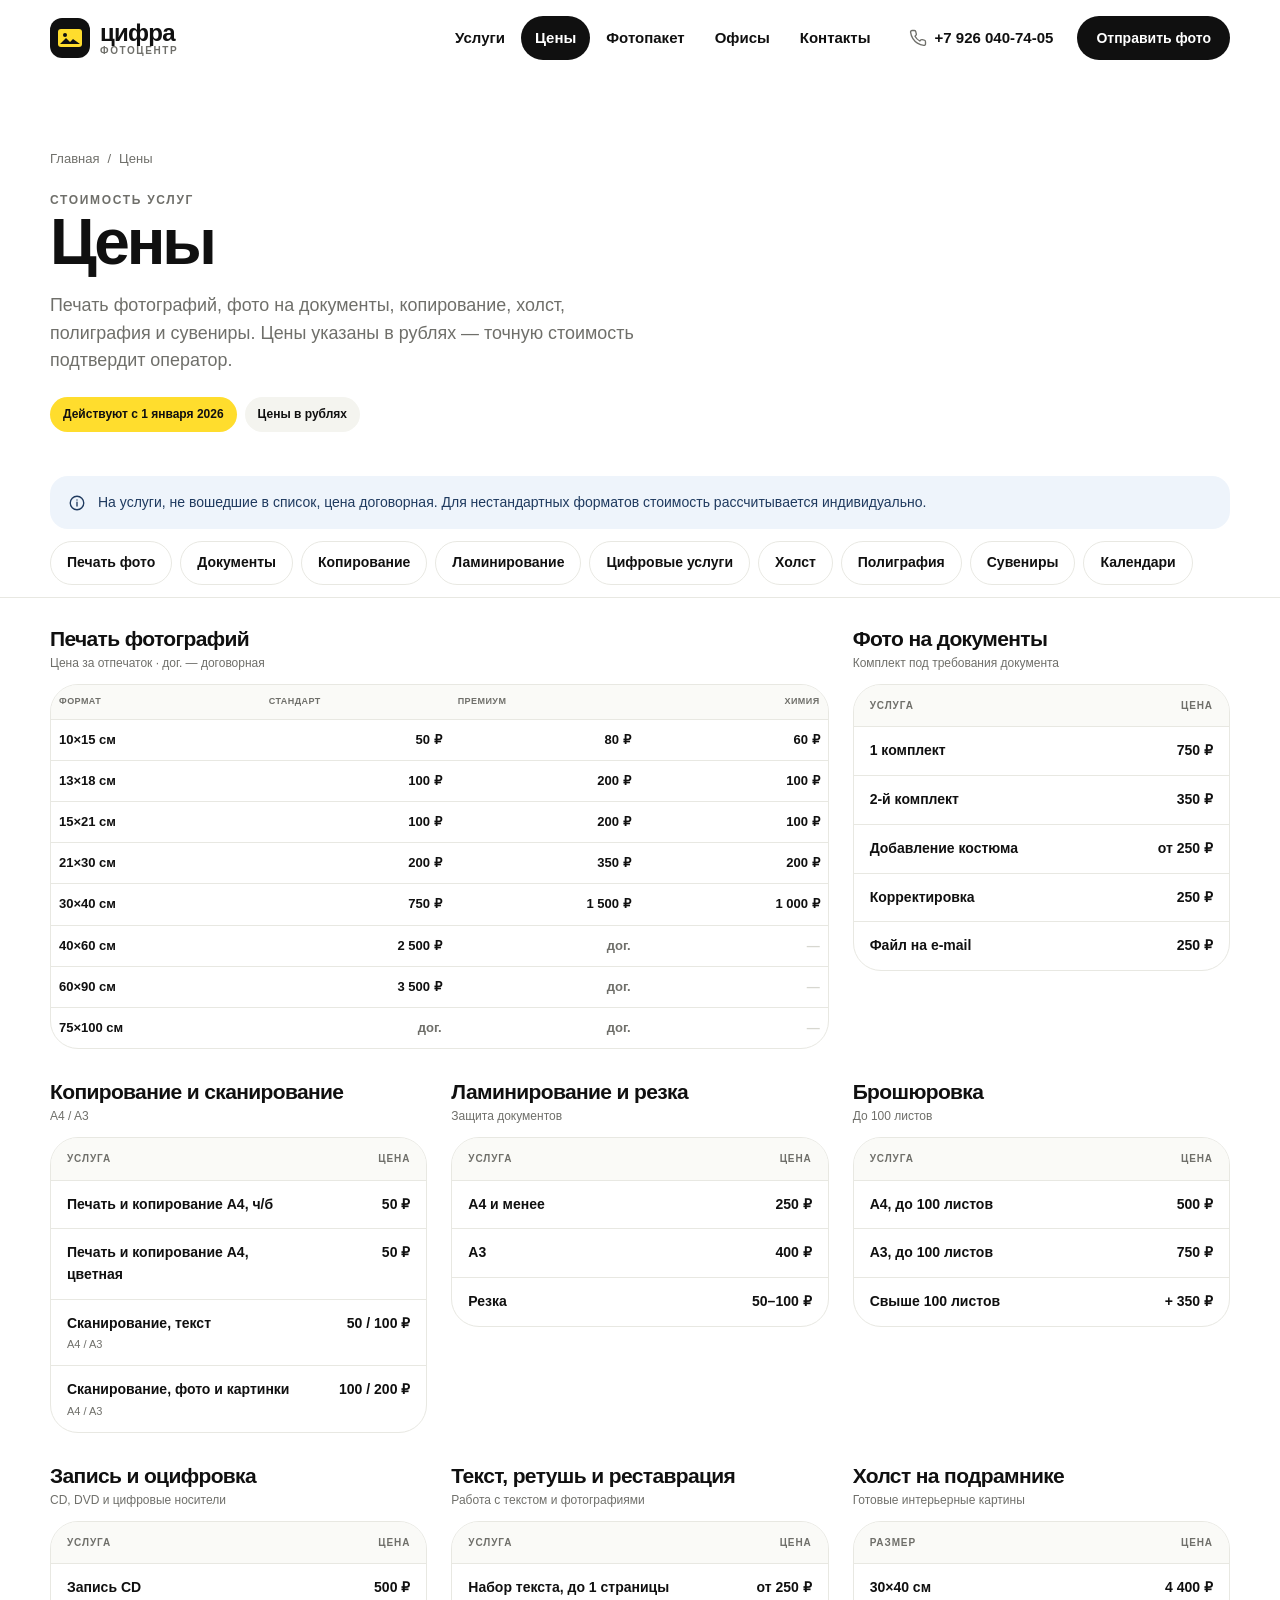
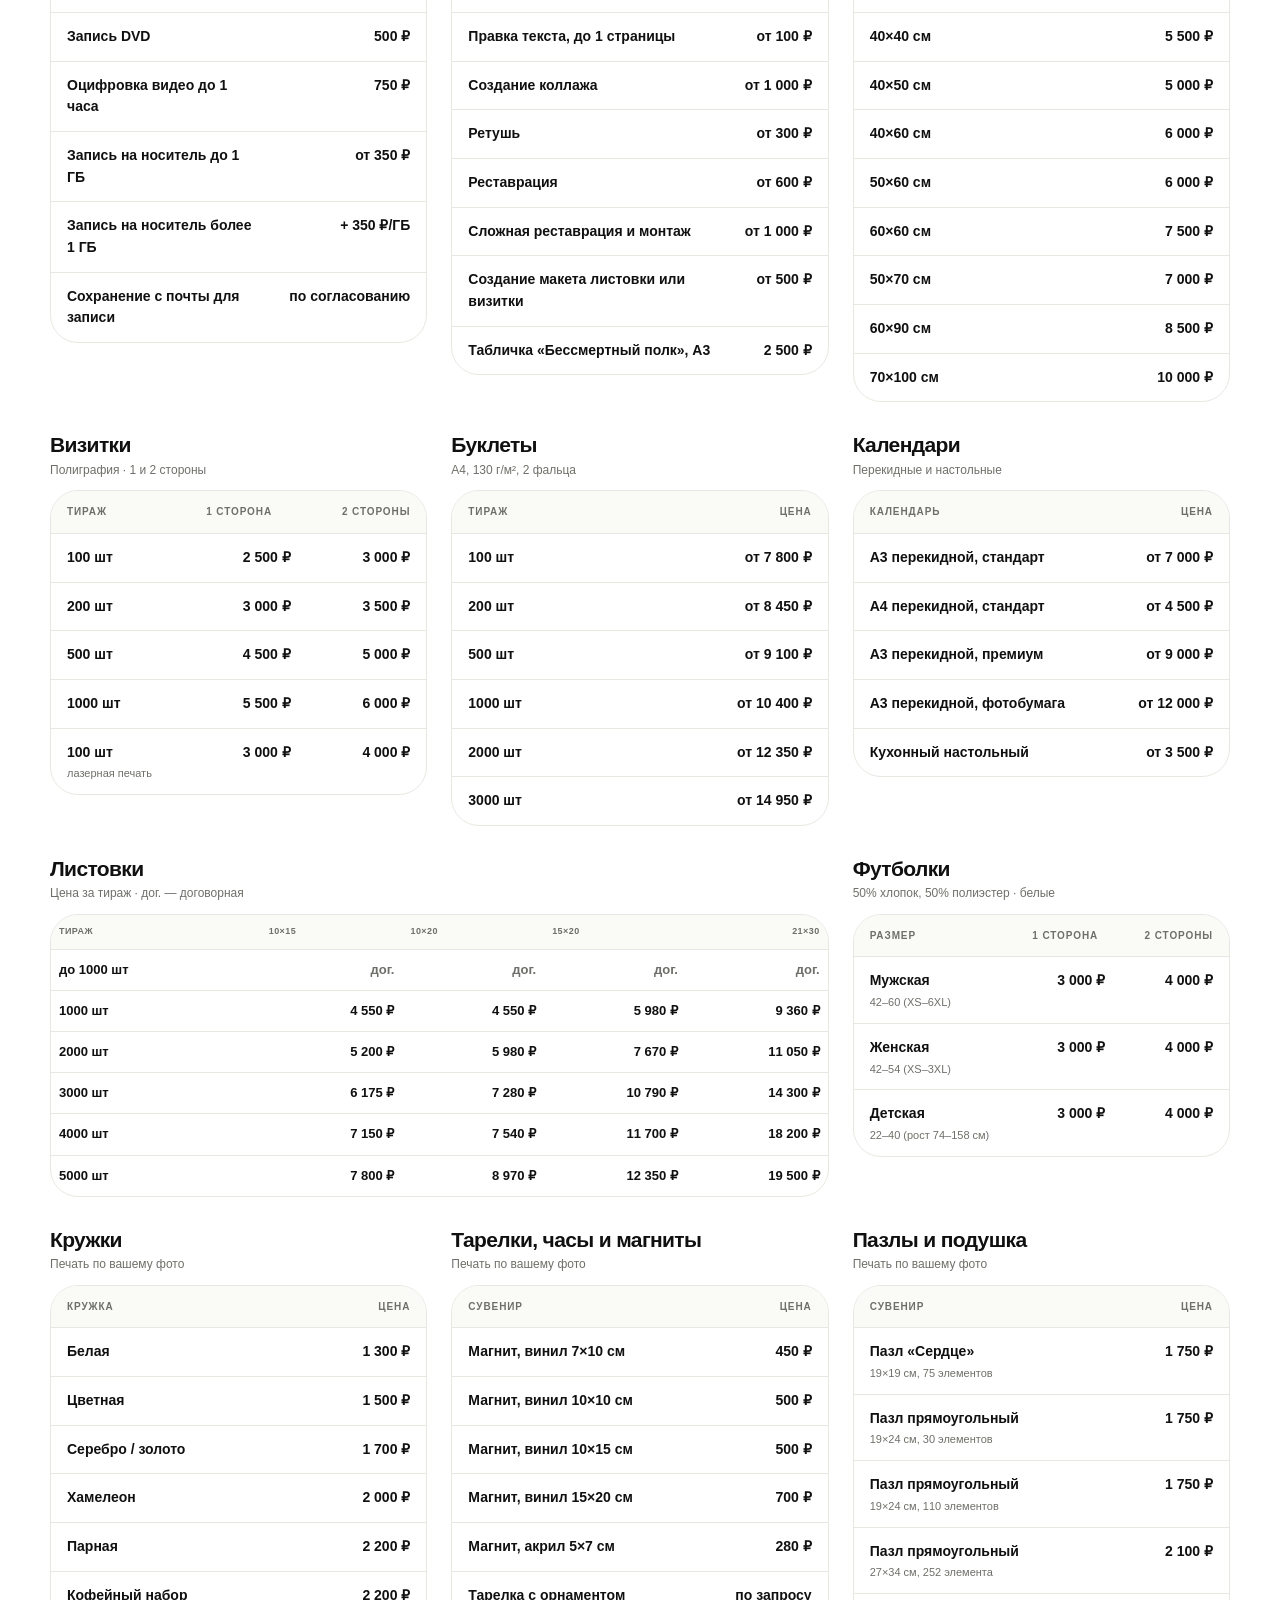
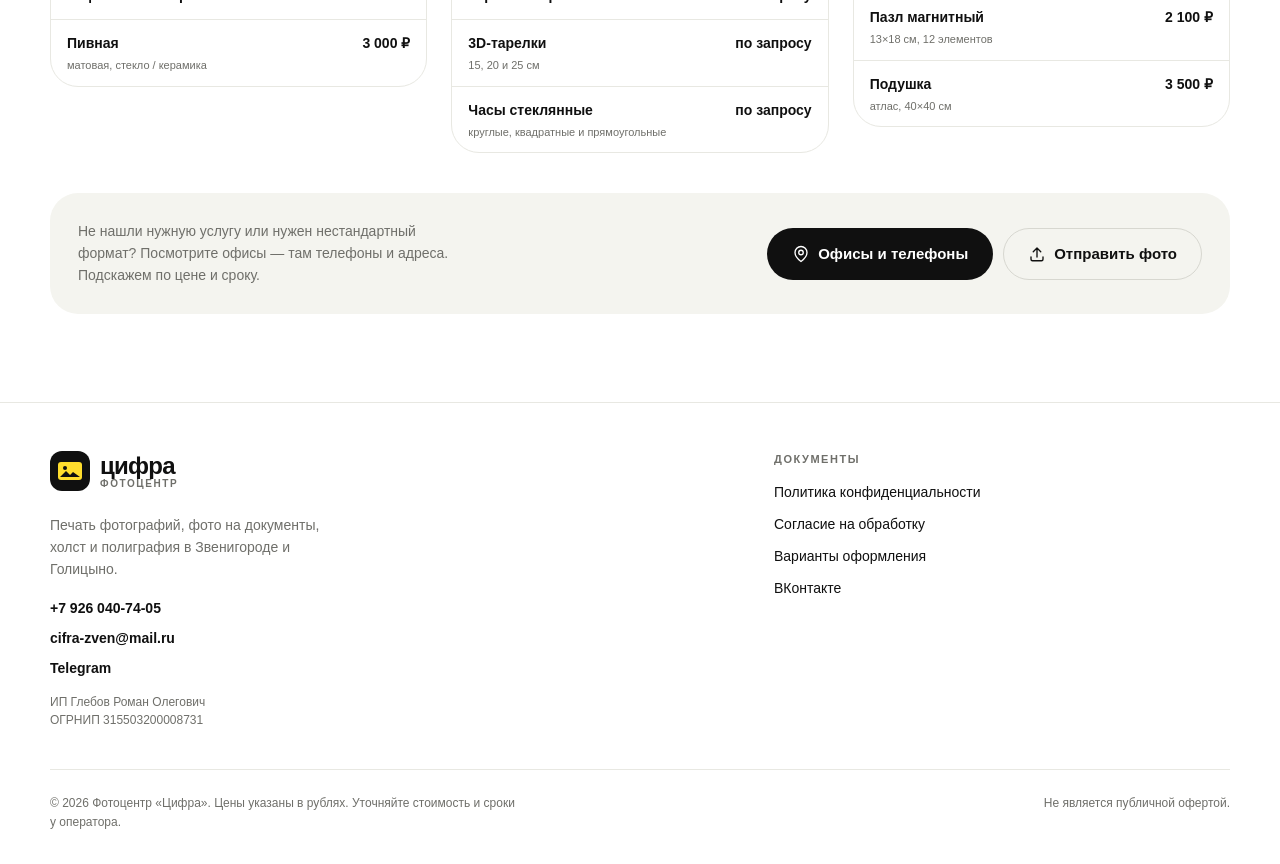
<file: tseny.html>
<!doctype html>
<html lang="ru">
<head>
<meta charset="utf-8">
<meta name="viewport" content="width=device-width, initial-scale=1">
<title>Цены — фотоцентр «Цифра»</title>
<meta name="description" content="Цены на печать фотографий, фото на документы, копирование, ламинирование, холст, полиграфию и сувениры в фотоцентре «Цифра». Цены действуют с 1 января 2026 года.">
<meta name="robots" content="noindex, nofollow">
<meta name="theme-color" content="#ffffff">
<link rel="icon" href="assets/img/favicon.svg" type="image/svg+xml">
<link rel="stylesheet" href="assets/css/styles.css">
<meta property="og:type" content="website">
<meta property="og:locale" content="ru_RU">
<meta property="og:site_name" content="Фотоцентр «Цифра»">
<meta property="og:title" content="Цены — фотоцентр «Цифра»">
<meta property="og:description" content="Печать фото от 50 ₽, фото на документы 750 ₽, холст от 4 400 ₽, полиграфия и сувениры.">
</head>
<body data-page="prices">
<a class="skip-link" href="#main">К содержанию</a>

<svg aria-hidden="true" focusable="false" style="position:absolute;width:0;height:0;overflow:hidden">
  <symbol id="i-phone" viewBox="0 0 24 24" fill="none" stroke="currentColor" stroke-width="1.8" stroke-linecap="round" stroke-linejoin="round">
    <path d="M22 16.9v3a2 2 0 0 1-2.2 2 19.8 19.8 0 0 1-8.6-3.1 19.5 19.5 0 0 1-6-6A19.8 19.8 0 0 1 2.1 4.2 2 2 0 0 1 4.1 2h3a2 2 0 0 1 2 1.7c.1.9.3 1.8.6 2.6a2 2 0 0 1-.5 2.1L8 9.6a16 16 0 0 0 6.4 6.4l1.2-1.2a2 2 0 0 1 2.1-.5c.8.3 1.7.5 2.6.6a2 2 0 0 1 1.7 2Z"/>
  </symbol>
  <symbol id="i-upload" viewBox="0 0 24 24" fill="none" stroke="currentColor" stroke-width="1.8" stroke-linecap="round" stroke-linejoin="round">
    <path d="M12 16V4M7 9l5-5 5 5"/>
    <path d="M4 16v3a2 2 0 0 0 2 2h12a2 2 0 0 0 2-2v-3"/>
  </symbol>
  <symbol id="i-info" viewBox="0 0 24 24" fill="none" stroke="currentColor" stroke-width="1.8" stroke-linecap="round" stroke-linejoin="round">
    <circle cx="12" cy="12" r="9"/>
    <path d="M12 11v5M12 8h.01"/>
  </symbol>
  <symbol id="i-arrow" viewBox="0 0 24 24" fill="none" stroke="currentColor" stroke-width="1.8" stroke-linecap="round" stroke-linejoin="round">
    <path d="M7 17 17 7M7 7h10v10"/>
  </symbol>
  <symbol id="i-pin" viewBox="0 0 24 24" fill="none" stroke="currentColor" stroke-width="1.8" stroke-linecap="round" stroke-linejoin="round">
    <path d="M20 10c0 6-8 12-8 12S4 16 4 10a8 8 0 1 1 16 0Z"/>
    <circle cx="12" cy="10" r="3"/>
  </symbol>
</svg>

<header class="header">
  <div class="container header__inner">
    <a class="logo" href="index.html">
      <svg class="logo__mark" viewBox="0 0 40 40" aria-hidden="true">
        <rect width="40" height="40" rx="12" fill="#101010"/>
        <rect x="8" y="11" width="24" height="18" rx="3" fill="#FFDD2D"/>
        <circle cx="15" cy="17" r="2" fill="#101010"/>
        <path d="M10 26l6-6 4 4 3-3 7 5H10z" fill="#101010"/>
      </svg>
      <span class="logo__word"><strong>цифра</strong><span>фотоцентр</span></span>
    </a>

    <nav class="nav" id="site-nav" aria-label="Основная навигация">
      <a href="index.html#uslugi">Услуги</a>
      <a href="tseny.html" aria-current="page">Цены</a>
      <a href="foto-paket.html">Фотопакет</a>
      <a href="index.html#salony">Офисы</a>
      <a href="#contacts">Контакты</a>
      <div class="nav__mobile-actions">
        <a class="btn btn--dark btn--block" href="otpravit-foto.html">Отправить фото</a>
        <a class="btn btn--outline btn--block" href="tel:+79260407405">+7 926 040-74-05</a>
      </div>
    </nav>

    <a class="header__phone" href="tel:+79260407405">
      <svg width="18" height="18" aria-hidden="true"><use href="#i-phone"/></svg>
      +7 926 040-74-05
    </a>
    <a class="btn btn--dark btn--sm header__cta" href="otpravit-foto.html">Отправить фото</a>
    <button class="burger" type="button" aria-controls="site-nav" aria-expanded="false" aria-label="Открыть меню">
      <svg class="burger__open" width="22" height="22" viewBox="0 0 24 24" fill="none" stroke="currentColor" stroke-width="1.8" stroke-linecap="round" aria-hidden="true"><path d="M4 7h16M4 12h16M4 17h16"/></svg>
      <svg class="burger__close" width="22" height="22" viewBox="0 0 24 24" fill="none" stroke="currentColor" stroke-width="1.8" stroke-linecap="round" aria-hidden="true"><path d="M18 6 6 18M6 6l12 12"/></svg>
    </button>
  </div>
</header>

<main id="main">
  <section class="page-hero">
    <div class="container">
      <nav class="breadcrumbs" aria-label="Хлебные крошки">
        <a href="index.html">Главная</a><span aria-hidden="true">/</span><span aria-current="page">Цены</span>
      </nav>
      <p class="eyebrow">Стоимость услуг</p>
      <h1>Цены</h1>
      <p class="page-hero__lead">Печать фотографий, фото на документы, копирование, холст, полиграфия и сувениры. Цены указаны в рублях — точную стоимость подтвердит оператор.</p>
      <div class="page-hero__badges">
        <span class="badge badge--yellow">Действуют с 1 января 2026</span>
        <span class="badge">Цены в рублях</span>
      </div>
    </div>
  </section>

  <div class="container">
    <div class="price-note">
      <svg width="18" height="18" aria-hidden="true"><use href="#i-info"/></svg>
      <span>На услуги, не вошедшие в список, цена договорная. Для нестандартных форматов стоимость рассчитывается индивидуально.</span>
    </div>
  </div>

  <nav class="price-nav" aria-label="Категории цен">
    <div class="container price-nav__inner">
      <a href="#pechat">Печать фото</a>
      <a href="#dokumenty">Документы</a>
      <a href="#kopirovanie">Копирование</a>
      <a href="#laminovanie">Ламинирование</a>
      <a href="#cifrovye">Цифровые услуги</a>
      <a href="#holst">Холст</a>
      <a href="#poligrafiya">Полиграфия</a>
      <a href="#suveniry">Сувениры</a>
      <a href="#kalendari">Календари</a>
    </div>
  </nav>

  <div class="container price-groups">
    <section class="price-group price-group--wide" id="pechat">
      <div class="price-group__head">
        <h2>Печать фотографий</h2>
        <span>Цена за отпечаток · дог. — договорная</span>
      </div>
      <table class="price-table price-table--matrix">
        <caption>Цены на печать фотографий</caption>
        <thead>
          <tr><th scope="col">Формат</th><th scope="col">Стандарт</th><th scope="col">Премиум</th><th scope="col">Химия</th></tr>
        </thead>
        <tbody>
          <tr><th scope="row">10×15 см</th><td class="price">50 ₽</td><td class="price">80 ₽</td><td class="price">60 ₽</td></tr>
          <tr><th scope="row">13×18 см</th><td class="price">100 ₽</td><td class="price">200 ₽</td><td class="price">100 ₽</td></tr>
          <tr><th scope="row">15×21 см</th><td class="price">100 ₽</td><td class="price">200 ₽</td><td class="price">100 ₽</td></tr>
          <tr><th scope="row">21×30 см</th><td class="price">200 ₽</td><td class="price">350 ₽</td><td class="price">200 ₽</td></tr>
          <tr><th scope="row">30×40 см</th><td class="price">750 ₽</td><td class="price">1 500 ₽</td><td class="price">1 000 ₽</td></tr>
          <tr><th scope="row">40×60 см</th><td class="price">2 500 ₽</td><td class="price price--negotiable">дог.</td><td class="price price--empty">—</td></tr>
          <tr><th scope="row">60×90 см</th><td class="price">3 500 ₽</td><td class="price price--negotiable">дог.</td><td class="price price--empty">—</td></tr>
          <tr><th scope="row">75×100 см</th><td class="price price--negotiable">дог.</td><td class="price price--negotiable">дог.</td><td class="price price--empty">—</td></tr>
        </tbody>
      </table>
    </section>

    <section class="price-group" id="dokumenty">
      <div class="price-group__head">
        <h2>Фото на документы</h2>
        <span>Комплект под требования документа</span>
      </div>
      <table class="price-table">
        <caption>Цены на фото на документы</caption>
        <thead>
          <tr><th scope="col">Услуга</th><th scope="col">Цена</th></tr>
        </thead>
        <tbody>
          <tr><th scope="row">1 комплект</th><td class="price">750 ₽</td></tr>
          <tr><th scope="row">2-й комплект</th><td class="price">350 ₽</td></tr>
          <tr><th scope="row">Добавление костюма</th><td class="price">от 250 ₽</td></tr>
          <tr><th scope="row">Корректировка</th><td class="price">250 ₽</td></tr>
          <tr><th scope="row">Файл на e-mail</th><td class="price">250 ₽</td></tr>
        </tbody>
      </table>
    </section>

    <section class="price-group" id="kopirovanie">
      <div class="price-group__head">
        <h2>Копирование и сканирование</h2>
        <span>A4 / A3</span>
      </div>
      <table class="price-table">
        <caption>Цены на копирование и сканирование</caption>
        <thead>
          <tr><th scope="col">Услуга</th><th scope="col">Цена</th></tr>
        </thead>
        <tbody>
          <tr><th scope="row">Печать и копирование A4, ч/б</th><td class="price">50 ₽</td></tr>
          <tr><th scope="row">Печать и копирование A4, цветная</th><td class="price">50 ₽</td></tr>
          <tr><th scope="row">Сканирование, текст<small>A4 / A3</small></th><td class="price">50 / 100 ₽</td></tr>
          <tr><th scope="row">Сканирование, фото и картинки<small>A4 / A3</small></th><td class="price">100 / 200 ₽</td></tr>
        </tbody>
      </table>
    </section>

    <section class="price-group" id="laminovanie">
      <div class="price-group__head">
        <h2>Ламинирование и резка</h2>
        <span>Защита документов</span>
      </div>
      <table class="price-table">
        <caption>Цены на ламинирование и резку</caption>
        <thead>
          <tr><th scope="col">Услуга</th><th scope="col">Цена</th></tr>
        </thead>
        <tbody>
          <tr><th scope="row">A4 и менее</th><td class="price">250 ₽</td></tr>
          <tr><th scope="row">A3</th><td class="price">400 ₽</td></tr>
          <tr><th scope="row">Резка</th><td class="price">50–100 ₽</td></tr>
        </tbody>
      </table>
    </section>

    <section class="price-group" id="broshyurovka">
      <div class="price-group__head">
        <h2>Брошюровка</h2>
        <span>До 100 листов</span>
      </div>
      <table class="price-table">
        <caption>Цены на брошюровку</caption>
        <thead>
          <tr><th scope="col">Услуга</th><th scope="col">Цена</th></tr>
        </thead>
        <tbody>
          <tr><th scope="row">A4, до 100 листов</th><td class="price">500 ₽</td></tr>
          <tr><th scope="row">A3, до 100 листов</th><td class="price">750 ₽</td></tr>
          <tr><th scope="row">Свыше 100 листов</th><td class="price">+ 350 ₽</td></tr>
        </tbody>
      </table>
    </section>

    <section class="price-group" id="cifrovye">
      <div class="price-group__head">
        <h2>Запись и оцифровка</h2>
        <span>CD, DVD и цифровые носители</span>
      </div>
      <table class="price-table">
        <caption>Цены на запись и оцифровку</caption>
        <thead>
          <tr><th scope="col">Услуга</th><th scope="col">Цена</th></tr>
        </thead>
        <tbody>
          <tr><th scope="row">Запись CD</th><td class="price">500 ₽</td></tr>
          <tr><th scope="row">Запись DVD</th><td class="price">500 ₽</td></tr>
          <tr><th scope="row">Оцифровка видео до 1 часа</th><td class="price">750 ₽</td></tr>
          <tr><th scope="row">Запись на носитель до 1 ГБ</th><td class="price">от 350 ₽</td></tr>
          <tr><th scope="row">Запись на носитель более 1 ГБ</th><td class="price">+ 350 ₽/ГБ</td></tr>
          <tr><th scope="row">Сохранение с почты для записи</th><td class="price">по согласованию</td></tr>
        </tbody>
      </table>
    </section>

    <section class="price-group" id="retush">
      <div class="price-group__head">
        <h2>Текст, ретушь и реставрация</h2>
        <span>Работа с текстом и фотографиями</span>
      </div>
      <table class="price-table">
        <caption>Цены на работу с текстом и фотографиями</caption>
        <thead>
          <tr><th scope="col">Услуга</th><th scope="col">Цена</th></tr>
        </thead>
        <tbody>
          <tr><th scope="row">Набор текста, до 1 страницы</th><td class="price">от 250 ₽</td></tr>
          <tr><th scope="row">Правка текста, до 1 страницы</th><td class="price">от 100 ₽</td></tr>
          <tr><th scope="row">Создание коллажа</th><td class="price">от 1 000 ₽</td></tr>
          <tr><th scope="row">Ретушь</th><td class="price">от 300 ₽</td></tr>
          <tr><th scope="row">Реставрация</th><td class="price">от 600 ₽</td></tr>
          <tr><th scope="row">Сложная реставрация и монтаж</th><td class="price">от 1 000 ₽</td></tr>
          <tr><th scope="row">Создание макета листовки или визитки</th><td class="price">от 500 ₽</td></tr>
          <tr><th scope="row">Табличка «Бессмертный полк», A3</th><td class="price">2 500 ₽</td></tr>
        </tbody>
      </table>
    </section>

    <section class="price-group" id="holst">
      <div class="price-group__head">
        <h2>Холст на подрамнике</h2>
        <span>Готовые интерьерные картины</span>
      </div>
      <table class="price-table">
        <caption>Цены на печать на холсте</caption>
        <thead>
          <tr><th scope="col">Размер</th><th scope="col">Цена</th></tr>
        </thead>
        <tbody>
          <tr><th scope="row">30×40 см</th><td class="price">4 400 ₽</td></tr>
          <tr><th scope="row">40×40 см</th><td class="price">5 500 ₽</td></tr>
          <tr><th scope="row">40×50 см</th><td class="price">5 000 ₽</td></tr>
          <tr><th scope="row">40×60 см</th><td class="price">6 000 ₽</td></tr>
          <tr><th scope="row">50×60 см</th><td class="price">6 000 ₽</td></tr>
          <tr><th scope="row">60×60 см</th><td class="price">7 500 ₽</td></tr>
          <tr><th scope="row">50×70 см</th><td class="price">7 000 ₽</td></tr>
          <tr><th scope="row">60×90 см</th><td class="price">8 500 ₽</td></tr>
          <tr><th scope="row">70×100 см</th><td class="price">10 000 ₽</td></tr>
        </tbody>
      </table>
    </section>

    <section class="price-group" id="poligrafiya">
      <div class="price-group__head">
        <h2>Визитки</h2>
        <span>Полиграфия · 1 и 2 стороны</span>
      </div>
      <table class="price-table">
        <caption>Цены на печать визиток</caption>
        <thead>
          <tr><th scope="col">Тираж</th><th scope="col">1 сторона</th><th scope="col">2 стороны</th></tr>
        </thead>
        <tbody>
          <tr><th scope="row">100 шт</th><td class="price">2 500 ₽</td><td class="price">3 000 ₽</td></tr>
          <tr><th scope="row">200 шт</th><td class="price">3 000 ₽</td><td class="price">3 500 ₽</td></tr>
          <tr><th scope="row">500 шт</th><td class="price">4 500 ₽</td><td class="price">5 000 ₽</td></tr>
          <tr><th scope="row">1000 шт</th><td class="price">5 500 ₽</td><td class="price">6 000 ₽</td></tr>
          <tr><th scope="row">100 шт<small>лазерная печать</small></th><td class="price">3 000 ₽</td><td class="price">4 000 ₽</td></tr>
        </tbody>
      </table>
    </section>

    <section class="price-group" id="buklety">
      <div class="price-group__head">
        <h2>Буклеты</h2>
        <span>A4, 130 г/м², 2 фальца</span>
      </div>
      <table class="price-table">
        <caption>Цены на печать буклетов</caption>
        <thead>
          <tr><th scope="col">Тираж</th><th scope="col">Цена</th></tr>
        </thead>
        <tbody>
          <tr><th scope="row">100 шт</th><td class="price">от 7 800 ₽</td></tr>
          <tr><th scope="row">200 шт</th><td class="price">от 8 450 ₽</td></tr>
          <tr><th scope="row">500 шт</th><td class="price">от 9 100 ₽</td></tr>
          <tr><th scope="row">1000 шт</th><td class="price">от 10 400 ₽</td></tr>
          <tr><th scope="row">2000 шт</th><td class="price">от 12 350 ₽</td></tr>
          <tr><th scope="row">3000 шт</th><td class="price">от 14 950 ₽</td></tr>
        </tbody>
      </table>
    </section>

    <section class="price-group" id="kalendari">
      <div class="price-group__head">
        <h2>Календари</h2>
        <span>Перекидные и настольные</span>
      </div>
      <table class="price-table">
        <caption>Цены на календари</caption>
        <thead>
          <tr><th scope="col">Календарь</th><th scope="col">Цена</th></tr>
        </thead>
        <tbody>
          <tr><th scope="row">A3 перекидной, стандарт</th><td class="price">от 7 000 ₽</td></tr>
          <tr><th scope="row">A4 перекидной, стандарт</th><td class="price">от 4 500 ₽</td></tr>
          <tr><th scope="row">A3 перекидной, премиум</th><td class="price">от 9 000 ₽</td></tr>
          <tr><th scope="row">A3 перекидной, фотобумага</th><td class="price">от 12 000 ₽</td></tr>
          <tr><th scope="row">Кухонный настольный</th><td class="price">от 3 500 ₽</td></tr>
        </tbody>
      </table>
    </section>

    <section class="price-group price-group--wide" id="listovki">
      <div class="price-group__head">
        <h2>Листовки</h2>
        <span>Цена за тираж · дог. — договорная</span>
      </div>
      <table class="price-table price-table--matrix">
        <caption>Цены на печать листовок</caption>
        <thead>
          <tr><th scope="col">Тираж</th><th scope="col">10×15</th><th scope="col">10×20</th><th scope="col">15×20</th><th scope="col">21×30</th></tr>
        </thead>
        <tbody>
          <tr><th scope="row">до 1000 шт</th><td class="price price--negotiable">дог.</td><td class="price price--negotiable">дог.</td><td class="price price--negotiable">дог.</td><td class="price price--negotiable">дог.</td></tr>
          <tr><th scope="row">1000 шт</th><td class="price">4 550 ₽</td><td class="price">4 550 ₽</td><td class="price">5 980 ₽</td><td class="price">9 360 ₽</td></tr>
          <tr><th scope="row">2000 шт</th><td class="price">5 200 ₽</td><td class="price">5 980 ₽</td><td class="price">7 670 ₽</td><td class="price">11 050 ₽</td></tr>
          <tr><th scope="row">3000 шт</th><td class="price">6 175 ₽</td><td class="price">7 280 ₽</td><td class="price">10 790 ₽</td><td class="price">14 300 ₽</td></tr>
          <tr><th scope="row">4000 шт</th><td class="price">7 150 ₽</td><td class="price">7 540 ₽</td><td class="price">11 700 ₽</td><td class="price">18 200 ₽</td></tr>
          <tr><th scope="row">5000 шт</th><td class="price">7 800 ₽</td><td class="price">8 970 ₽</td><td class="price">12 350 ₽</td><td class="price">19 500 ₽</td></tr>
        </tbody>
      </table>
    </section>

    <section class="price-group" id="suveniry">
      <div class="price-group__head">
        <h2>Футболки</h2>
        <span>50% хлопок, 50% полиэстер · белые</span>
      </div>
      <table class="price-table">
        <caption>Цены на печать на футболках</caption>
        <thead>
          <tr><th scope="col">Размер</th><th scope="col">1 сторона</th><th scope="col">2 стороны</th></tr>
        </thead>
        <tbody>
          <tr><th scope="row">Мужская<small>42–60 (XS–6XL)</small></th><td class="price">3 000 ₽</td><td class="price">4 000 ₽</td></tr>
          <tr><th scope="row">Женская<small>42–54 (XS–3XL)</small></th><td class="price">3 000 ₽</td><td class="price">4 000 ₽</td></tr>
          <tr><th scope="row">Детская<small>22–40 (рост 74–158 см)</small></th><td class="price">3 000 ₽</td><td class="price">4 000 ₽</td></tr>
        </tbody>
      </table>
    </section>

    <section class="price-group" id="kruzhki">
      <div class="price-group__head">
        <h2>Кружки</h2>
        <span>Печать по вашему фото</span>
      </div>
      <table class="price-table">
        <caption>Цены на печать на кружках</caption>
        <thead>
          <tr><th scope="col">Кружка</th><th scope="col">Цена</th></tr>
        </thead>
        <tbody>
          <tr><th scope="row">Белая</th><td class="price">1 300 ₽</td></tr>
          <tr><th scope="row">Цветная</th><td class="price">1 500 ₽</td></tr>
          <tr><th scope="row">Серебро / золото</th><td class="price">1 700 ₽</td></tr>
          <tr><th scope="row">Хамелеон</th><td class="price">2 000 ₽</td></tr>
          <tr><th scope="row">Парная</th><td class="price">2 200 ₽</td></tr>
          <tr><th scope="row">Кофейный набор</th><td class="price">2 200 ₽</td></tr>
          <tr><th scope="row">Пивная<small>матовая, стекло / керамика</small></th><td class="price">3 000 ₽</td></tr>
        </tbody>
      </table>
    </section>

    <section class="price-group" id="tarelki">
      <div class="price-group__head">
        <h2>Тарелки, часы и магниты</h2>
        <span>Печать по вашему фото</span>
      </div>
      <table class="price-table">
        <caption>Цены на тарелки, часы и магниты</caption>
        <thead>
          <tr><th scope="col">Сувенир</th><th scope="col">Цена</th></tr>
        </thead>
        <tbody>
          <tr><th scope="row">Магнит, винил 7×10 см</th><td class="price">450 ₽</td></tr>
          <tr><th scope="row">Магнит, винил 10×10 см</th><td class="price">500 ₽</td></tr>
          <tr><th scope="row">Магнит, винил 10×15 см</th><td class="price">500 ₽</td></tr>
          <tr><th scope="row">Магнит, винил 15×20 см</th><td class="price">700 ₽</td></tr>
          <tr><th scope="row">Магнит, акрил 5×7 см</th><td class="price">280 ₽</td></tr>
          <tr><th scope="row">Тарелка с орнаментом</th><td class="price">по запросу</td></tr>
          <tr><th scope="row">3D-тарелки<small>15, 20 и 25 см</small></th><td class="price">по запросу</td></tr>
          <tr><th scope="row">Часы стеклянные<small>круглые, квадратные и прямоугольные</small></th><td class="price">по запросу</td></tr>
        </tbody>
      </table>
    </section>

    <section class="price-group" id="pazly">
      <div class="price-group__head">
        <h2>Пазлы и подушка</h2>
        <span>Печать по вашему фото</span>
      </div>
      <table class="price-table">
        <caption>Цены на пазлы и подушки</caption>
        <thead>
          <tr><th scope="col">Сувенир</th><th scope="col">Цена</th></tr>
        </thead>
        <tbody>
          <tr><th scope="row">Пазл «Сердце»<small>19×19 см, 75 элементов</small></th><td class="price">1 750 ₽</td></tr>
          <tr><th scope="row">Пазл прямоугольный<small>19×24 см, 30 элементов</small></th><td class="price">1 750 ₽</td></tr>
          <tr><th scope="row">Пазл прямоугольный<small>19×24 см, 110 элементов</small></th><td class="price">1 750 ₽</td></tr>
          <tr><th scope="row">Пазл прямоугольный<small>27×34 см, 252 элемента</small></th><td class="price">2 100 ₽</td></tr>
          <tr><th scope="row">Пазл магнитный<small>13×18 см, 12 элементов</small></th><td class="price">2 100 ₽</td></tr>
          <tr><th scope="row">Подушка<small>атлас, 40×40 см</small></th><td class="price">3 500 ₽</td></tr>
        </tbody>
      </table>
    </section>
  </div>

  <div class="container">
    <div class="price-bottom">
      <p>Не нашли нужную услугу или нужен нестандартный формат? Посмотрите офисы — там телефоны и адреса. Подскажем по цене и сроку.</p>
      <div class="price-bottom__actions">
        <a class="btn btn--dark" href="index.html#salony">
          <svg width="18" height="18" aria-hidden="true"><use href="#i-pin"/></svg>
          Офисы и телефоны
        </a>
        <a class="btn btn--outline" href="otpravit-foto.html">
          <svg width="18" height="18" aria-hidden="true"><use href="#i-upload"/></svg>
          Отправить фото
        </a>
      </div>
    </div>
  </div>
</main>

<footer class="footer" id="contacts">
  <div class="container">
    <div class="footer__grid">
      <div class="footer__brand">
        <a class="logo" href="index.html">
          <svg class="logo__mark" viewBox="0 0 40 40" aria-hidden="true">
            <rect width="40" height="40" rx="12" fill="#101010"/>
            <rect x="8" y="11" width="24" height="18" rx="3" fill="#FFDD2D"/>
            <circle cx="15" cy="17" r="2" fill="#101010"/>
            <path d="M10 26l6-6 4 4 3-3 7 5H10z" fill="#101010"/>
          </svg>
          <span class="logo__word"><strong>цифра</strong><span>фотоцентр</span></span>
        </a>
        <p>Печать фотографий, фото на документы, холст и полиграфия в Звенигороде и Голицыно.</p>
        <div class="footer__contacts">
          <a href="tel:+79260407405">+7 926 040-74-05</a>
          <a href="mailto:cifra-zven@mail.ru">cifra-zven@mail.ru</a>
          <a href="https://t.me/Cifra_zvenigoli" target="_blank" rel="noopener noreferrer">Telegram</a>
        </div>
        <p class="footer__requisites">ИП Глебов Роман Олегович<br>ОГРНИП 315503200008731</p>
      </div>

      <div>
        <p class="footer__title">Документы</p>
        <div class="footer__links">
          <a href="politika.html">Политика конфиденциальности</a>
          <a href="politika.html#soglasie">Согласие на обработку</a>
          <a href="stili.html">Варианты оформления</a>
          <a href="https://vk.com/cifra_zven" target="_blank" rel="noopener noreferrer">ВКонтакте</a>
        </div>
      </div>
    </div>

    <div class="footer__bottom">
      <p>© <span data-year>2026</span> Фотоцентр «Цифра». Цены указаны в рублях. Уточняйте стоимость и сроки у оператора.</p>
      <p>Не является публичной офертой.</p>
    </div>
  </div>
</footer>

<div class="mobile-bar" role="navigation" aria-label="Быстрые действия">
  <a class="btn btn--outline" href="tel:+79260407405">
    <svg width="17" height="17" aria-hidden="true"><use href="#i-phone"/></svg>
    Позвонить
  </a>
  <a class="btn btn--dark" href="otpravit-foto.html">
    <svg width="17" height="17" aria-hidden="true"><use href="#i-upload"/></svg>
    Отправить фото
  </a>
</div>

<script src="assets/js/app.js" defer></script>
</body>
</html>
</file>
<file: assets/css/styles.css>
/* =========================================================
   «Цифра» — вариант 2
   Светлый минималистичный стиль, мобильный первый экран
   ========================================================= */

:root {
  --yellow: #ffdd2d;
  --yellow-deep: #f2c800;
  --yellow-soft: #fff8d6;
  --ink: #101010;
  --ink-soft: #2b2b2b;
  --muted: #6f6f6a;
  --line: #e8e8e2;
  --line-strong: #d7d7d0;
  --surface: #f4f4ef;
  --surface-soft: #fafaf7;
  --blue: #1f3a5f;
  --blue-soft: #eef4fb;
  --white: #ffffff;
  --radius-xl: 36px;
  --radius-lg: 28px;
  --radius-md: 20px;
  --radius-sm: 14px;
  --container: 1180px;
  --shadow-soft: 0 18px 50px rgba(16, 16, 16, 0.08);
  --shadow-card: 0 8px 24px rgba(16, 16, 16, 0.06);
  --font: "Segoe UI Variable", "Segoe UI", -apple-system, BlinkMacSystemFont, "Helvetica Neue", Arial, sans-serif;
}

*,
*::before,
*::after {
  box-sizing: border-box;
}

html {
  -webkit-text-size-adjust: 100%;
  scroll-behavior: smooth;
}

body {
  margin: 0;
  background: var(--white);
  color: var(--ink);
  font-family: var(--font);
  font-size: 16px;
  line-height: 1.55;
  -webkit-font-smoothing: antialiased;
  text-rendering: optimizeLegibility;
}

body.menu-open {
  overflow: hidden;
}

img,
svg {
  display: block;
}

img {
  max-width: 100%;
  height: auto;
}

a {
  color: inherit;
  text-decoration: none;
}

button,
input,
select,
textarea {
  font: inherit;
  color: inherit;
}

button {
  cursor: pointer;
}

h1,
h2,
h3,
h4,
p,
ul,
ol,
figure {
  margin: 0;
}

ul,
ol {
  padding: 0;
  list-style: none;
}

[hidden] {
  display: none !important;
}

::selection {
  background: var(--yellow);
  color: var(--ink);
}

:focus-visible {
  outline: 3px solid var(--blue);
  outline-offset: 3px;
  border-radius: 6px;
}

.container {
  width: min(100% - 40px, var(--container));
  margin-inline: auto;
}

.sr-only {
  position: absolute !important;
  width: 1px;
  height: 1px;
  padding: 0;
  margin: -1px;
  overflow: hidden;
  clip: rect(0, 0, 0, 0);
  white-space: nowrap;
  border: 0;
}

.skip-link {
  position: fixed;
  left: 16px;
  top: -100px;
  z-index: 200;
  padding: 12px 18px;
  border-radius: 999px;
  background: var(--ink);
  color: var(--white);
  font-weight: 700;
  transition: top 0.2s ease;
}

.skip-link:focus {
  top: 16px;
}

/* ---------- Шапка ---------- */

.header {
  position: sticky;
  top: 0;
  z-index: 50;
  background: rgba(255, 255, 255, 0.94);
  border-bottom: 1px solid transparent;
  backdrop-filter: blur(14px);
  -webkit-backdrop-filter: blur(14px);
  transition: border-color 0.2s ease;
}

.header.is-scrolled {
  border-bottom-color: var(--line);
}

.demo-banner {
  background: var(--yellow);
  border-bottom: 1px solid rgba(16, 16, 16, 0.08);
  color: var(--ink);
}

.demo-banner__inner {
  display: flex;
  flex-wrap: wrap;
  align-items: center;
  justify-content: center;
  gap: 4px 8px;
  padding: 9px 0;
  font-size: 13px;
  line-height: 1.4;
  text-align: center;
}

.demo-banner strong {
  font-weight: 800;
}

.header__inner {
  display: flex;
  align-items: center;
  gap: 24px;
  min-height: 76px;
}

.logo {
  display: inline-flex;
  align-items: center;
  gap: 10px;
  flex: 0 0 auto;
  letter-spacing: -0.045em;
}

.logo__mark {
  width: 40px;
  height: 40px;
  flex: 0 0 auto;
}

.logo__word {
  display: flex;
  flex-direction: column;
  gap: 1px;
  line-height: 1;
}

.logo__word strong {
  font-size: 24px;
  font-weight: 800;
}

.logo__word span {
  font-size: 10px;
  font-weight: 600;
  letter-spacing: 0.16em;
  text-transform: uppercase;
  color: var(--muted);
}

.nav {
  display: flex;
  align-items: center;
  gap: 2px;
  margin-left: auto;
}

.nav a {
  padding: 10px 14px;
  border-radius: 999px;
  font-size: 15px;
  font-weight: 600;
  white-space: nowrap;
  transition: background 0.18s ease;
}

.nav > a:hover {
  background: var(--surface);
}

.nav > a[aria-current="page"] {
  background: var(--ink);
  color: var(--white);
}

.nav__mobile-actions {
  display: none;
}

.header__phone {
  display: inline-flex;
  align-items: center;
  gap: 8px;
  font-size: 15px;
  font-weight: 700;
  white-space: nowrap;
}

.header__phone svg {
  color: var(--muted);
}

.header__cta {
  flex: 0 0 auto;
}

.burger {
  display: none;
  width: 44px;
  height: 44px;
  align-items: center;
  justify-content: center;
  padding: 0;
  border: 0;
  border-radius: 50%;
  background: var(--surface);
  color: var(--ink);
  flex: 0 0 auto;
}

.burger:hover {
  background: var(--line);
}

.burger__close {
  display: none;
}

.burger[aria-expanded="true"] .burger__open {
  display: none;
}

.burger[aria-expanded="true"] .burger__close {
  display: block;
}

/* ---------- Кнопки ---------- */

.btn {
  display: inline-flex;
  align-items: center;
  justify-content: center;
  gap: 8px;
  min-height: 52px;
  padding: 0 24px;
  border: 1px solid transparent;
  border-radius: 999px;
  font-size: 15px;
  font-weight: 700;
  line-height: 1;
  text-align: center;
  white-space: nowrap;
  transition: transform 0.18s ease, background 0.18s ease, border-color 0.18s ease, color 0.18s ease;
}

.btn:hover {
  transform: translateY(-1px);
}

.btn:active {
  transform: translateY(0);
}

.btn svg {
  flex: 0 0 auto;
}

.btn--dark {
  background: var(--ink);
  color: var(--white);
}

.btn--dark:hover {
  background: var(--ink-soft);
}

.btn--accent {
  background: var(--yellow);
  color: var(--ink);
}

.btn--accent:hover {
  background: var(--yellow-deep);
}

.btn--light {
  background: var(--white);
  color: var(--ink);
}

.btn--light:hover {
  background: var(--surface-soft);
}

.btn--outline {
  border-color: var(--line-strong);
  background: transparent;
  color: var(--ink);
}

.btn--outline:hover {
  border-color: var(--ink);
}

.btn--sm {
  min-height: 44px;
  padding: 0 18px;
  font-size: 14px;
}

.btn--block {
  width: 100%;
}

/* ---------- Главный экран ---------- */

.hero {
  padding-top: 20px;
}

.hero__panel {
  position: relative;
  padding: clamp(28px, 4.5vw, 56px);
  overflow: hidden;
  border-radius: var(--radius-xl);
  background: var(--yellow);
}

.hero__panel::before {
  content: "";
  position: absolute;
  top: -190px;
  right: -100px;
  width: 420px;
  height: 420px;
  border-radius: 50%;
  background: rgba(255, 255, 255, 0.24);
  pointer-events: none;
}

.hero__content {
  position: relative;
  z-index: 1;
  max-width: 760px;
}

.hero__badge {
  display: inline-flex;
  align-items: center;
  gap: 8px;
  padding: 8px 14px;
  border-radius: 999px;
  background: rgba(255, 255, 255, 0.62);
  font-size: 13px;
  font-weight: 700;
  letter-spacing: 0.01em;
}

.hero__badge::before {
  content: "";
  width: 8px;
  height: 8px;
  border-radius: 50%;
  background: var(--ink);
}

a.hero__badge {
  cursor: pointer;
  transition: background 0.2s ease, transform 0.2s ease;
}

a.hero__badge:hover {
  background: rgba(255, 255, 255, 0.82);
}

a.hero__badge:active {
  transform: translateY(1px);
}

.hero__badge svg {
  flex: 0 0 auto;
}

.hero h1 {
  margin: 18px 0 18px;
  font-size: clamp(38px, 5.4vw, 64px);
  font-weight: 800;
  line-height: 1;
  letter-spacing: -0.045em;
}

.hero__lead {
  max-width: 58ch;
  font-size: clamp(16px, 1.4vw, 19px);
  line-height: 1.5;
  color: rgba(16, 16, 16, 0.78);
}

.hero__actions {
  display: flex;
  flex-wrap: wrap;
  gap: 10px;
  margin-top: 30px;
}

/* ---------- Секции ---------- */

.section {
  padding-top: clamp(48px, 7vw, 88px);
}

.section[id] {
  scroll-margin-top: 88px;
}

.section--tight {
  padding-top: clamp(36px, 5vw, 56px);
}

.section__head {
  display: flex;
  align-items: flex-end;
  justify-content: space-between;
  gap: 24px;
  margin-bottom: 28px;
}

.eyebrow {
  font-size: 12px;
  font-weight: 700;
  letter-spacing: 0.14em;
  text-transform: uppercase;
  color: var(--muted);
}

.section__head h2,
.section__head h1 {
  margin-top: 8px;
  font-size: clamp(30px, 4vw, 48px);
  font-weight: 800;
  line-height: 1.02;
  letter-spacing: -0.045em;
}

.section__head p {
  max-width: 58ch;
  margin-top: 10px;
  color: var(--muted);
}

.section__link {
  flex: 0 0 auto;
  padding-bottom: 2px;
  border-bottom: 2px solid var(--yellow);
  font-weight: 700;
  white-space: nowrap;
}

.section__link:hover {
  border-bottom-color: var(--ink);
}

/* ---------- Услуги ---------- */

.service-grid {
  display: grid;
  grid-template-columns: repeat(2, minmax(0, 1fr));
  gap: 12px;
}

.service {
  display: grid;
  grid-template-columns: 48px minmax(0, 1fr) auto;
  grid-template-rows: auto auto;
  align-items: center;
  gap: 2px 16px;
  min-height: 0;
  padding: 18px 20px;
  border-radius: var(--radius-md);
  background: var(--surface);
  transition: transform 0.2s ease, background 0.2s ease;
}

.service:hover {
  transform: translateY(-2px);
  background: #eeeee8;
}

.service--accent {
  background: var(--yellow);
}

.service--accent:hover {
  background: var(--yellow-deep);
}

.service__icon {
  grid-column: 1;
  grid-row: 1 / 3;
  display: grid;
  place-items: center;
  width: 44px;
  height: 44px;
  margin-bottom: 0;
  border-radius: 14px;
  background: var(--white);
  color: var(--ink);
}

.service h3 {
  grid-column: 2;
  grid-row: 1;
  font-size: 18px;
  font-weight: 800;
  line-height: 1.2;
  letter-spacing: -0.03em;
}

.service p {
  grid-column: 2;
  grid-row: 2;
  margin-top: 3px;
  font-size: 13.5px;
  line-height: 1.35;
  color: var(--muted);
}

.service--accent p {
  color: rgba(16, 16, 16, 0.66);
}

.service__bottom {
  grid-column: 3;
  grid-row: 1 / 3;
  display: flex;
  align-items: center;
  justify-content: flex-end;
  gap: 8px;
  align-self: center;
  margin-top: 0;
  padding-top: 0;
}

.service__price {
  font-size: 17px;
  font-weight: 800;
  letter-spacing: -0.02em;
  white-space: nowrap;
}

.service__arrow {
  display: grid;
  place-items: center;
  width: 32px;
  height: 32px;
  flex: 0 0 auto;
  border-radius: 50%;
  background: var(--white);
  transition: transform 0.2s ease;
}

.service:hover .service__arrow {
  transform: translateX(2px);
}

/* ---------- Как отправить ---------- */

.steps-wrap {
  padding: clamp(24px, 4vw, 44px);
  border-radius: var(--radius-xl);
  background: var(--surface);
}

.steps {
  display: grid;
  grid-template-columns: repeat(3, 1fr);
  gap: 28px;
}

.step__num {
  display: grid;
  place-items: center;
  width: 46px;
  height: 46px;
  margin-bottom: 20px;
  border-radius: 50%;
  background: var(--yellow);
  font-size: 17px;
  font-weight: 800;
}

.step h3 {
  font-size: 20px;
  font-weight: 800;
  letter-spacing: -0.03em;
}

.step p {
  max-width: 32ch;
  margin-top: 8px;
  font-size: 14px;
  color: var(--muted);
}

.steps__bottom {
  display: flex;
  flex-wrap: wrap;
  align-items: center;
  gap: 16px;
  margin-top: 32px;
  padding-top: 28px;
  border-top: 1px solid var(--line-strong);
}

.steps__bottom p {
  font-size: 14px;
  color: var(--muted);
}

/* ---------- Офисы ---------- */

.branch-grid {
  display: grid;
  grid-template-columns: repeat(2, 1fr);
  gap: 14px;
}

.branch-card {
  display: flex;
  flex-direction: column;
  padding: 24px;
  border: 1px solid var(--line);
  border-radius: var(--radius-lg);
  background: var(--white);
  transition: background 0.2s ease, border-color 0.2s ease;
}

.branch-card:hover {
  border-color: var(--line-strong);
  background: var(--surface-soft);
}

.branch-card__city {
  font-size: 11px;
  font-weight: 700;
  letter-spacing: 0.12em;
  text-transform: uppercase;
  color: var(--muted);
}

.branch-card h3 {
  margin-top: 8px;
  font-size: 20px;
  font-weight: 800;
  line-height: 1.2;
  letter-spacing: -0.03em;
}

.branch-card__meta {
  margin-top: 6px;
  font-size: 14px;
  color: var(--muted);
}

.branch-card__address {
  display: inline-flex;
  align-items: flex-start;
  gap: 6px;
}

.branch-card__address:hover {
  text-decoration: underline;
  text-underline-offset: 3px;
}

.branch-card__address-icon {
  flex: 0 0 auto;
  margin-top: 3px;
  color: var(--muted);
  transition: color 0.2s ease;
}

.branch-card__address:hover .branch-card__address-icon {
  color: var(--ink);
}

.branch-card__address-note {
  font-weight: 600;
  color: var(--muted);
}

.branch-card__footer {
  display: flex;
  flex-wrap: wrap;
  align-items: center;
  justify-content: space-between;
  gap: 12px;
  margin-top: 20px;
}

.branch-card__phone {
  display: inline-flex;
  align-items: center;
  gap: 8px;
  font-weight: 700;
}

.branch-card__phone:hover {
  text-decoration: underline;
  text-underline-offset: 3px;
}

.branch-card--map {
  position: relative;
  display: block;
  min-height: 222px;
  padding: 0;
  overflow: hidden;
  border: 0;
  background: var(--surface-soft);
}

.branch-card--map:hover {
  border: 0;
  background: var(--surface-soft);
}

.branch-card--map img {
  position: absolute;
  inset: 0;
  width: 100%;
  height: 100%;
  object-fit: cover;
  transition: transform 0.35s ease;
}

.branch-card--map:hover img {
  transform: scale(1.025);
}

.branch-card__map-panel {
  position: absolute;
  left: 16px;
  bottom: 16px;
  display: flex;
  align-items: center;
  gap: 16px;
  padding: 10px 12px 10px 14px;
  border-radius: 14px;
  background: rgba(255, 255, 255, 0.94);
  box-shadow: 0 8px 24px rgba(16, 16, 16, 0.14);
}

.branch-card__map-label {
  display: block;
  font-size: 10px;
  font-weight: 700;
  letter-spacing: 0.12em;
  text-transform: uppercase;
  color: var(--muted);
}

.branch-card__map-title {
  display: block;
  margin-top: 2px;
  font-size: 17px;
  font-weight: 800;
  line-height: 1.1;
  letter-spacing: -0.02em;
}

.branch-card__map-arrow {
  display: flex;
  align-items: center;
  justify-content: center;
  width: 32px;
  height: 32px;
  flex: 0 0 auto;
  border-radius: 50%;
  background: var(--ink);
  color: var(--white);
}

.branch-card__map-credit {
  position: absolute;
  top: 8px;
  right: 8px;
  padding: 3px 6px;
  border-radius: 5px;
  background: rgba(255, 255, 255, 0.82);
  font-size: 10px;
  line-height: 1.2;
  color: var(--muted);
}

/* ---------- Подвал ---------- */

.footer {
  margin-top: clamp(48px, 7vw, 88px);
  padding: 48px 0 32px;
  border-top: 1px solid var(--line);
  scroll-margin-top: 80px;
}

.footer__grid {
  display: grid;
  grid-template-columns: 1.5fr 1fr;
  gap: 40px;
}

.footer__brand p {
  max-width: 36ch;
  margin-top: 16px;
  font-size: 14px;
  color: var(--muted);
}

.footer__brand .footer__requisites {
  margin-top: 14px;
  font-size: 12px;
  line-height: 1.5;
  color: var(--muted);
}

.footer__contacts {
  display: flex;
  flex-direction: column;
  gap: 8px;
  margin-top: 18px;
  font-size: 14px;
}

.footer__contacts a {
  font-weight: 600;
}

.footer__contacts a:hover {
  text-decoration: underline;
  text-underline-offset: 3px;
}

.footer__title {
  margin-bottom: 14px;
  font-size: 11px;
  font-weight: 700;
  letter-spacing: 0.14em;
  text-transform: uppercase;
  color: var(--muted);
}

.footer__links {
  display: flex;
  flex-direction: column;
  gap: 10px;
  font-size: 14px;
}

.footer__links a:hover {
  text-decoration: underline;
  text-underline-offset: 3px;
}

.footer__bottom {
  display: flex;
  flex-wrap: wrap;
  justify-content: space-between;
  gap: 12px;
  margin-top: 40px;
  padding-top: 24px;
  border-top: 1px solid var(--line);
  font-size: 12px;
  color: var(--muted);
}

.footer__bottom p {
  max-width: 70ch;
}

/* ---------- Внутренние страницы ---------- */

.page-hero {
  padding: clamp(40px, 6vw, 72px) 0 clamp(28px, 4vw, 44px);
}

.breadcrumbs {
  display: flex;
  flex-wrap: wrap;
  align-items: center;
  gap: 8px;
  margin-bottom: 22px;
  font-size: 13px;
  color: var(--muted);
}

.breadcrumbs a:hover {
  color: var(--ink);
  text-decoration: underline;
  text-underline-offset: 3px;
}

.page-hero h1 {
  max-width: 20ch;
  font-size: clamp(38px, 5.5vw, 64px);
  font-weight: 800;
  line-height: 1;
  letter-spacing: -0.05em;
}

.page-hero__lead {
  max-width: 62ch;
  margin-top: 18px;
  font-size: clamp(16px, 1.4vw, 18px);
  color: var(--muted);
}

.page-hero__badges {
  display: flex;
  flex-wrap: wrap;
  gap: 8px;
  margin-top: 22px;
}

.badge {
  display: inline-flex;
  align-items: center;
  gap: 7px;
  padding: 8px 13px;
  border-radius: 999px;
  background: var(--surface);
  font-size: 12px;
  font-weight: 700;
}

.badge--yellow {
  background: var(--yellow);
}

.badge--blue {
  background: var(--blue-soft);
  color: var(--blue);
}

/* ---------- Прейскурант ---------- */

.price-nav {
  position: sticky;
  top: 76px;
  z-index: 30;
  background: rgba(255, 255, 255, 0.94);
  border-bottom: 1px solid var(--line);
  backdrop-filter: blur(14px);
  -webkit-backdrop-filter: blur(14px);
}

.price-nav__inner {
  display: flex;
  gap: 8px;
  padding: 12px 0;
  overflow-x: auto;
  scrollbar-width: none;
}

.price-nav__inner::-webkit-scrollbar {
  display: none;
}

.price-nav a {
  flex: 0 0 auto;
  padding: 10px 16px;
  border: 1px solid var(--line);
  border-radius: 999px;
  font-size: 14px;
  font-weight: 600;
  white-space: nowrap;
  transition: border-color 0.18s ease, background 0.18s ease;
}

.price-nav a:hover {
  border-color: var(--ink);
  background: var(--surface-soft);
}

.price-note {
  display: flex;
  align-items: flex-start;
  gap: 12px;
  padding: 16px 18px;
  border-radius: 18px;
  background: var(--blue-soft);
  color: var(--blue);
  font-size: 14px;
}

.price-note svg {
  flex: 0 0 auto;
  margin-top: 2px;
}

.price-groups {
  display: grid;
  grid-template-columns: repeat(3, minmax(0, 1fr));
  gap: 30px 24px;
  align-items: start;
  padding-top: 28px;
}

.price-group {
  min-width: 0;
  padding-top: 0;
  scroll-margin-top: 150px;
}

.price-group--wide {
  grid-column: span 2;
}

.price-group__head {
  display: block;
  margin-bottom: 12px;
}

.price-group__head h2 {
  font-size: 21px;
  font-weight: 800;
  line-height: 1.2;
  letter-spacing: -0.03em;
}

.price-group__head span {
  display: block;
  margin-top: 4px;
  font-size: 12px;
  line-height: 1.4;
  color: var(--muted);
}

.price-table {
  width: 100%;
  border-collapse: separate;
  border-spacing: 0;
  border: 1px solid var(--line);
  border-radius: var(--radius-lg);
  background: var(--white);
  overflow: hidden;
}

.price-table caption {
  position: absolute;
  width: 1px;
  height: 1px;
  margin: -1px;
  overflow: hidden;
  clip: rect(0, 0, 0, 0);
  white-space: nowrap;
}

.price-table th,
.price-table td {
  padding: 13px 16px;
  font-size: 14px;
  text-align: left;
  vertical-align: top;
  border-top: 1px solid var(--line);
}

.price-table thead th {
  border-top: 0;
  background: var(--surface-soft);
  font-size: 10px;
  font-weight: 700;
  letter-spacing: 0.09em;
  text-transform: uppercase;
  color: var(--muted);
}

.price-table thead th:last-child {
  text-align: right;
}

.price-table tbody th {
  font-weight: 600;
}

.price-table td.price {
  text-align: right;
  font-weight: 800;
  white-space: nowrap;
  font-variant-numeric: tabular-nums;
}

.price-table td.price--negotiable {
  color: var(--muted);
  font-weight: 700;
}

.price-table td.price--empty {
  color: var(--line-strong);
}

.price-table--matrix {
  table-layout: fixed;
}

.price-table--matrix th,
.price-table--matrix td {
  padding: 10px 8px;
  font-size: 13px;
}

.price-table--matrix thead th {
  font-size: 9px;
  letter-spacing: 0.05em;
}

.price-table--matrix td.price {
  font-size: 13px;
}

.price-table--matrix th:first-child {
  width: 27%;
}

.price-table small {
  display: block;
  margin-top: 3px;
  font-size: 11px;
  line-height: 1.35;
  font-weight: 400;
  color: var(--muted);
}

.price-table tbody tr:hover {
  background: var(--surface-soft);
}

.price-bottom {
  display: flex;
  flex-wrap: wrap;
  align-items: center;
  justify-content: space-between;
  gap: 20px;
  margin-top: 40px;
  padding: 28px;
  border-radius: var(--radius-lg);
  background: var(--surface);
}

.price-bottom p {
  max-width: 48ch;
  font-size: 14px;
  color: var(--muted);
}

.price-bottom__actions {
  display: flex;
  flex-wrap: wrap;
  gap: 10px;
}

/* ---------- Отправка фото ---------- */

.upload-layout {
  display: grid;
  grid-template-columns: minmax(0, 1fr) 340px;
  gap: 24px;
  align-items: start;
  padding-bottom: clamp(40px, 6vw, 72px);
}

.form-card {
  min-width: 0;
  padding: clamp(20px, 3vw, 36px);
  border: 1px solid var(--line);
  border-radius: var(--radius-lg);
  background: var(--white);
}

.form-section + .form-section {
  margin-top: 30px;
  padding-top: 30px;
  border-top: 1px solid var(--line);
}

.form-section__head {
  display: flex;
  align-items: baseline;
  gap: 10px;
  margin-bottom: 18px;
}

.form-section__head h2 {
  font-size: 22px;
  font-weight: 800;
  letter-spacing: -0.035em;
}

.form-section__head span {
  font-size: 13px;
  color: var(--muted);
}

.field-grid {
  display: grid;
  grid-template-columns: repeat(2, minmax(0, 1fr));
  gap: 16px;
}

.field-grid--three {
  grid-template-columns: repeat(3, minmax(0, 1fr));
}

.field {
  display: flex;
  flex-direction: column;
  gap: 7px;
  min-width: 0;
}

.field--full {
  grid-column: 1 / -1;
}

.field > label,
.field__label {
  font-size: 14px;
  font-weight: 600;
}

.req {
  color: #a33a2b;
}

.field input,
.field select,
.field textarea {
  width: 100%;
  min-height: 52px;
  padding: 0 16px;
  border: 1px solid var(--line-strong);
  border-radius: var(--radius-sm);
  background: var(--surface-soft);
  font-size: 15px;
  transition: border-color 0.18s ease, box-shadow 0.18s ease, background 0.18s ease;
}

.field textarea {
  min-height: 112px;
  padding: 14px 16px;
  resize: vertical;
}

.field input::placeholder,
.field textarea::placeholder {
  color: #9b9b94;
}

.field input:hover,
.field select:hover,
.field textarea:hover {
  border-color: #bdbdb5;
}

.field input:focus,
.field select:focus,
.field textarea:focus {
  outline: 0;
  border-color: var(--ink);
  background: var(--white);
  box-shadow: 0 0 0 3px rgba(255, 221, 45, 0.45);
}

.field__hint {
  font-size: 12px;
  color: var(--muted);
}

.field__error {
  font-size: 13px;
  font-weight: 600;
  color: #b3261e;
}

.field.is-invalid input,
.field.is-invalid select,
.field.is-invalid textarea {
  border-color: #b3261e;
  background: #fff7f6;
}

/* Загрузка файлов */

.dropzone {
  position: relative;
  display: block;
  cursor: pointer;
  padding: clamp(22px, 4vw, 36px);
  border: 2px dashed var(--line-strong);
  border-radius: var(--radius-md);
  background: var(--surface-soft);
  text-align: center;
  transition: border-color 0.18s ease, background 0.18s ease;
}

.dropzone:hover,
.dropzone.is-dragover {
  border-color: var(--ink);
  background: #fffdf0;
}

.dropzone:focus-within {
  outline: 3px solid var(--blue);
  outline-offset: 3px;
}

.dropzone label {
  display: block;
  cursor: pointer;
}

.dropzone__input {
  position: absolute;
  width: 1px;
  height: 1px;
  padding: 0;
  margin: -1px;
  overflow: hidden;
  clip: rect(0, 0, 0, 0);
  white-space: nowrap;
  border: 0;
}

.dropzone__icon {
  display: grid;
  place-items: center;
  width: 54px;
  height: 54px;
  margin: 0 auto 14px;
  border-radius: 16px;
  background: var(--yellow);
  color: var(--ink);
}

.dropzone__title {
  display: block;
  font-size: 18px;
  font-weight: 800;
  letter-spacing: -0.02em;
}

.dropzone__hint {
  display: block;
  max-width: 42ch;
  margin: 6px auto 0;
  font-size: 13px;
  color: var(--muted);
}

.dropzone__button {
  margin-top: 16px;
  pointer-events: none;
}

.file-list {
  display: flex;
  flex-direction: column;
  gap: 8px;
  min-width: 0;
  margin-top: 14px;
}

.file-item {
  display: flex;
  align-items: center;
  gap: 12px;
  min-width: 0;
  max-width: 100%;
  padding: 10px 12px;
  overflow: hidden;
  border-radius: var(--radius-sm);
  background: var(--surface);
}

.file-item__icon {
  display: grid;
  place-items: center;
  width: 38px;
  height: 38px;
  flex: 0 0 auto;
  border-radius: 10px;
  background: var(--white);
  color: var(--muted);
}

.file-item__info {
  min-width: 0;
  flex: 1 1 auto;
  overflow: hidden;
}

.file-item__name {
  display: -webkit-box;
  max-width: 100%;
  overflow: hidden;
  overflow-wrap: anywhere;
  word-break: break-word;
  font-size: 14px;
  font-weight: 600;
  line-height: 1.35;
  -webkit-box-orient: vertical;
  -webkit-line-clamp: 2;
  line-clamp: 2;
}

.file-item__size {
  font-size: 12px;
  color: var(--muted);
}

.file-item__remove {
  display: grid;
  place-items: center;
  width: 36px;
  height: 36px;
  flex: 0 0 auto;
  padding: 0;
  border: 0;
  border-radius: 50%;
  background: transparent;
  color: var(--muted);
}

.file-item__remove:hover {
  background: var(--white);
  color: #b3261e;
}

.file-summary {
  margin-top: 10px;
  font-size: 12px;
  color: var(--muted);
}

.upload-note {
  margin-bottom: 20px;
}

.order-history {
  margin-bottom: 20px;
  padding: clamp(18px, 3vw, 28px);
  border: 1px solid var(--line);
  border-radius: var(--radius-lg);
  background: var(--white);
}

.order-history__head {
  display: flex;
  flex-wrap: wrap;
  align-items: flex-start;
  justify-content: space-between;
  gap: 10px 16px;
}

.order-history h2 {
  margin-top: 4px;
  font-size: clamp(22px, 3vw, 28px);
  font-weight: 800;
  letter-spacing: -0.035em;
}

.order-history__hint {
  margin-top: 6px;
  color: var(--muted);
  font-size: 13px;
}

.order-history__clear {
  flex: 0 0 auto;
  padding: 0;
  border: 0;
  background: none;
  color: var(--muted);
  font-size: 13px;
  text-decoration: underline;
  text-underline-offset: 3px;
  cursor: pointer;
}

.order-history__clear:hover {
  color: var(--ink);
}

.order-history__list {
  display: grid;
  gap: 10px;
  margin-top: 18px;
}

.order-card {
  padding: 14px 16px;
  border: 1px solid var(--line);
  border-radius: var(--radius-sm);
  background: var(--surface-soft);
}

.order-card__top {
  display: flex;
  flex-wrap: wrap;
  align-items: flex-start;
  justify-content: space-between;
  gap: 8px 16px;
}

.order-card__title {
  display: flex;
  flex-wrap: wrap;
  align-items: center;
  gap: 8px;
  min-width: 0;
  font-size: 15px;
  font-weight: 800;
  letter-spacing: -0.02em;
}

.order-card__title strong {
  overflow-wrap: anywhere;
}

.order-card__badge {
  flex: 0 0 auto;
  padding: 3px 8px;
  border-radius: 999px;
  background: var(--yellow);
  color: var(--ink);
  font-size: 10px;
  font-weight: 800;
  letter-spacing: 0.06em;
  text-transform: uppercase;
}

.order-card__date {
  flex: 0 0 auto;
  color: var(--muted);
  font-size: 12px;
}

.order-card__meta {
  display: flex;
  flex-wrap: wrap;
  gap: 6px 16px;
  margin-top: 9px;
  color: var(--muted);
  font-size: 13px;
  line-height: 1.4;
}

.order-card__meta strong {
  color: var(--ink);
  font-weight: 600;
}

.consent {
  display: flex;
  align-items: flex-start;
  gap: 10px;
  font-size: 13px;
  line-height: 1.5;
  color: var(--muted);
}

.consent input {
  width: 20px;
  height: 20px;
  margin: 1px 0 0;
  flex: 0 0 auto;
  accent-color: var(--ink);
}

.consent a {
  color: var(--ink);
  text-decoration: underline;
  text-underline-offset: 2px;
}

.form-submit {
  display: flex;
  flex-wrap: wrap;
  align-items: center;
  gap: 14px;
  margin-top: 18px;
}

.form-submit .btn {
  min-width: 210px;
}

.form-submit__note {
  max-width: 34ch;
  font-size: 12px;
  color: var(--muted);
}

.form-error {
  margin-top: 16px;
  padding: 12px 14px;
  border-radius: 12px;
  background: #fff1ef;
  color: #8f1f17;
  font-size: 13px;
  font-weight: 600;
}

/* Помощь сбоку */

.help-card {
  padding: 26px;
  border-radius: var(--radius-lg);
  background: var(--surface);
}

.help-card + .help-card {
  margin-top: 14px;
}

.help-card--yellow {
  background: var(--yellow);
}

.help-card h2 {
  font-size: 20px;
  font-weight: 800;
  letter-spacing: -0.03em;
}

.help-card p {
  margin-top: 8px;
  font-size: 14px;
  color: var(--muted);
}

.help-card--yellow p {
  color: rgba(16, 16, 16, 0.68);
}

.help-list {
  display: flex;
  flex-direction: column;
  gap: 12px;
  margin-top: 18px;
}

.help-list li {
  display: flex;
  align-items: flex-start;
  gap: 10px;
  font-size: 13px;
  line-height: 1.45;
}

.help-list svg {
  flex: 0 0 auto;
  margin-top: 1px;
}

.help-card .btn {
  margin-top: 18px;
}

.help-card__actions {
  display: flex;
  flex-wrap: wrap;
  gap: 8px;
  margin-top: 18px;
}

.help-card__actions .btn {
  margin-top: 0;
}

/* Успешная демо-заявка */

.success {
  padding: clamp(24px, 4vw, 40px);
  border: 1px solid var(--line);
  border-radius: var(--radius-lg);
  background: var(--white);
  text-align: center;
}

.success__icon {
  display: grid;
  place-items: center;
  width: 68px;
  height: 68px;
  margin: 0 auto 18px;
  border-radius: 50%;
  background: var(--yellow);
}

.success h2 {
  font-size: clamp(26px, 3.4vw, 36px);
  font-weight: 800;
  letter-spacing: -0.04em;
}

.success h2:focus {
  outline: none;
}

.success p {
  max-width: 52ch;
  margin: 10px auto 0;
  color: var(--muted);
}

.success__summary {
  display: grid;
  grid-template-columns: repeat(2, minmax(0, 1fr));
  gap: 1px;
  max-width: 480px;
  margin: 24px auto 0;
  overflow: hidden;
  border: 1px solid var(--line);
  border-radius: var(--radius-md);
  background: var(--line);
  text-align: left;
}

.success__item {
  padding: 12px 16px;
  background: var(--surface-soft);
}

.success__item span {
  display: block;
  font-size: 11px;
  font-weight: 700;
  letter-spacing: 0.08em;
  text-transform: uppercase;
  color: var(--muted);
}

.success__item strong {
  display: block;
  margin-top: 3px;
  font-size: 14px;
  font-weight: 600;
}

.success__actions {
  display: flex;
  flex-wrap: wrap;
  justify-content: center;
  gap: 10px;
  margin-top: 24px;
}

.success__note {
  margin-top: 18px;
  font-size: 12px;
  color: var(--muted);
}

/* ---------- Текстовая страница ---------- */

.prose {
  max-width: 760px;
  padding-bottom: clamp(40px, 6vw, 72px);
}

.prose h2 {
  margin-top: 36px;
  font-size: 24px;
  font-weight: 800;
  letter-spacing: -0.03em;
}

.prose h2:first-child {
  margin-top: 0;
}

.prose p,
.prose li {
  margin-top: 10px;
  color: var(--ink-soft);
  font-size: 15px;
}

.prose ul {
  padding-left: 20px;
  list-style: disc;
}

.prose a {
  text-decoration: underline;
  text-underline-offset: 2px;
}

/* ---------- Мобильная панель ---------- */

.mobile-bar {
  display: none;
  position: fixed;
  right: 0;
  bottom: 0;
  left: 0;
  z-index: 60;
  gap: 8px;
  padding: 10px 16px calc(10px + env(safe-area-inset-bottom));
  border-top: 1px solid var(--line);
  background: rgba(255, 255, 255, 0.96);
  backdrop-filter: blur(14px);
  -webkit-backdrop-filter: blur(14px);
}

.mobile-bar .btn {
  flex: 1;
  min-height: 48px;
  padding: 0 14px;
  font-size: 14px;
}

/* ---------- Адаптив ---------- */

@media (max-width: 1000px) {
  .nav {
    position: absolute;
    top: 100%;
    right: 0;
    left: 0;
    display: none;
    flex-direction: column;
    align-items: stretch;
    gap: 4px;
    padding: 12px 20px 24px;
    border-bottom: 1px solid var(--line);
    background: var(--white);
    box-shadow: 0 24px 40px rgba(16, 16, 16, 0.08);
  }

  .nav.is-open {
    display: flex;
  }

  .nav a {
    padding: 14px 16px;
    border-radius: var(--radius-sm);
    font-size: 17px;
  }

  .nav__mobile-actions {
    display: flex;
    flex-direction: column;
    gap: 8px;
    margin-top: 8px;
    padding-top: 12px;
    border-top: 1px solid var(--line);
  }

  .burger {
    display: inline-flex;
  }

  .header__phone {
    margin-left: auto;
  }

  .header__inner {
    position: relative;
  }

  .header__cta {
    display: none;
  }

  .footer__grid {
    grid-template-columns: 1.4fr 1fr;
  }

  .upload-layout {
    grid-template-columns: minmax(0, 1fr) 300px;
  }

  .field-grid--three {
    grid-template-columns: repeat(2, minmax(0, 1fr));
  }
}

@media (max-width: 820px) {
  .service-grid {
    grid-template-columns: 1fr;
  }

  .steps {
    grid-template-columns: 1fr;
    gap: 22px;
  }

  .step {
    display: grid;
    grid-template-columns: 46px 1fr;
    column-gap: 16px;
  }

  .step__num {
    grid-row: span 2;
    margin-bottom: 0;
  }

  .step p {
    max-width: none;
  }

  .upload-layout {
    grid-template-columns: 1fr;
  }

  .upload-aside {
    display: grid;
    grid-template-columns: repeat(2, minmax(0, 1fr));
    gap: 14px;
  }

  .help-card + .help-card {
    margin-top: 0;
  }

  .price-table th,
  .price-table td {
    padding: 12px 14px;
  }

  .footer__grid {
    grid-template-columns: 1fr 1fr;
  }
}

@media (max-width: 760px) {
  .mobile-bar {
    display: flex;
  }

  body {
    padding-bottom: 78px;
  }

  .price-nav {
    top: 64px;
  }

  .header__inner {
    min-height: 64px;
  }

  .logo__mark {
    width: 36px;
    height: 36px;
  }

  .logo__word strong {
    font-size: 22px;
  }

}

@media (max-width: 640px) {
  .container {
    width: min(100% - 32px, var(--container));
  }

  .header__inner {
    gap: 12px;
  }

  .header__phone {
    display: none;
  }

  .burger {
    margin-left: auto;
  }

  .hero {
    padding-top: 12px;
  }

  .hero__panel {
    border-radius: 28px;
  }

  .hero h1 {
    font-size: clamp(36px, 10vw, 48px);
  }

  .hero__actions .btn {
    flex: 1 1 100%;
  }

  .section__head {
    align-items: flex-start;
    flex-direction: column;
    gap: 12px;
  }

  .section__link {
    margin-top: 2px;
  }

  .service-grid {
    grid-template-columns: 1fr;
  }

  .branch-grid {
    grid-template-columns: 1fr;
  }

  .service {
    grid-template-columns: 44px minmax(0, 1fr);
    grid-template-rows: auto auto auto;
    gap: 2px 14px;
    padding: 16px;
  }

  .service__icon {
    grid-row: 1 / 3;
    width: 40px;
    height: 40px;
    margin-bottom: 0;
    border-radius: 12px;
  }

  .service h3 {
    font-size: 17px;
  }

  .service__bottom {
    grid-column: 1 / -1;
    grid-row: 3;
    justify-content: space-between;
    margin-top: 12px;
    padding-top: 12px;
    border-top: 1px solid var(--line);
  }

  .service--accent .service__bottom {
    border-top-color: rgba(16, 16, 16, 0.14);
  }

  .steps-wrap {
    border-radius: 28px;
  }

  .footer {
    padding-top: 36px;
  }

  .footer__grid {
    grid-template-columns: 1fr;
    gap: 28px;
  }

  .footer__brand {
    grid-column: auto;
  }

  .footer__bottom {
    margin-top: 28px;
  }

  .page-hero {
    padding-top: 32px;
  }

  .page-hero h1 {
    font-size: clamp(34px, 10vw, 46px);
  }

  .price-table th,
  .price-table td {
    padding: 13px 14px;
  }

  .price-table th:first-child,
  .price-table td:first-child {
    padding-right: 8px;
  }

  .price-table td.price {
    font-size: 15px;
  }

  .price-bottom {
    align-items: flex-start;
    flex-direction: column;
    padding: 22px;
  }

  .price-bottom__actions {
    width: 100%;
  }

  .price-bottom__actions .btn {
    flex: 1 1 100%;
  }

  .field-grid,
  .field-grid--three {
    grid-template-columns: 1fr;
  }

  .form-card {
    border-radius: 24px;
  }

  .upload-aside {
    grid-template-columns: 1fr;
  }

  .help-card + .help-card {
    margin-top: 14px;
  }

  .form-submit .btn {
    width: 100%;
  }

  .success__summary {
    grid-template-columns: 1fr;
  }

  .success__actions .btn {
    flex: 1 1 100%;
  }

  .mobile-bar .btn {
    font-size: 13px;
  }
}

@media (max-width: 380px) {
  .mobile-bar .btn svg {
    display: none;
  }
}

@media (max-width: 1100px) {
  .price-groups {
    grid-template-columns: repeat(2, minmax(0, 1fr));
  }
}

@media (max-width: 760px) {
  .price-groups {
    grid-template-columns: 1fr;
    gap: 28px;
  }

  .price-group--wide {
    grid-column: auto;
  }
}

@media (max-width: 640px) {
  .price-table--matrix th,
  .price-table--matrix td {
    padding: 8px 6px;
    font-size: 11px;
  }

  .price-table--matrix thead th {
    font-size: 8px;
    letter-spacing: 0.03em;
  }

  .price-table--matrix td.price {
    font-size: 11px;
  }
}

@media (prefers-reduced-motion: reduce) {
  html {
    scroll-behavior: auto;
  }

  *,
  *::before,
  *::after {
    transition-duration: 0.01ms !important;
    animation-duration: 0.01ms !important;
  }
}
</file>
<file: assets/css/photo-package.css>
/* =========================================================
   Фотопакет 12 / 24 / 36 — квадратная печать 10×10
   Стили только для страницы foto-paket.html
   ========================================================= */

/* ---------- Служебное ---------- */

.pp-hp {
  position: absolute !important;
  left: -10000px;
  top: auto;
  width: 1px;
  height: 1px;
  overflow: hidden;
}

.btn[disabled] {
  opacity: 0.55;
  cursor: progress;
}

/* ---------- Промо на главной и в заявке ---------- */

.pp-promo {
  display: flex;
  align-items: center;
  justify-content: space-between;
  gap: 28px;
  padding: clamp(24px, 4vw, 40px);
  border-radius: var(--radius-lg);
  background: var(--yellow);
}

.pp-promo h2 {
  max-width: 18ch;
  margin-top: 8px;
  font-size: clamp(26px, 3.6vw, 42px);
  font-weight: 800;
  line-height: 1.02;
  letter-spacing: -0.045em;
}

.pp-promo p {
  max-width: 58ch;
  margin-top: 10px;
  color: rgba(16, 16, 16, 0.72);
}

.pp-promo__actions {
  display: flex;
  flex: 0 0 auto;
  flex-direction: column;
  align-items: flex-start;
  gap: 10px;
}

.pp-promo__hint {
  font-size: 12px;
  font-weight: 700;
  color: rgba(16, 16, 16, 0.6);
}

.pp-callout {
  display: flex;
  align-items: center;
  gap: 14px;
  margin-bottom: 18px;
  padding: 15px 17px;
  border: 1px solid #efdf9e;
  border-radius: 18px;
  background: var(--yellow-soft);
  transition: border-color 0.18s ease, transform 0.18s ease;
}

.pp-callout:hover {
  border-color: var(--ink);
  transform: translateY(-1px);
}

.pp-callout__icon {
  display: grid;
  place-items: center;
  width: 42px;
  height: 42px;
  flex: 0 0 auto;
  border-radius: 13px;
  background: var(--yellow);
  color: var(--ink);
}

.pp-callout__text {
  display: flex;
  min-width: 0;
  flex-direction: column;
  gap: 2px;
}

.pp-callout__text strong {
  font-size: 15px;
  font-weight: 800;
  letter-spacing: -0.02em;
}

.pp-callout__text span {
  font-size: 13px;
  line-height: 1.4;
  color: rgba(16, 16, 16, 0.64);
}

.pp-callout .btn {
  margin-left: auto;
  flex: 0 0 auto;
}

/* ---------- Каркас страницы ---------- */

.pp-top-note {
  margin-bottom: 18px;
}

.pp-layout {
  display: grid;
  grid-template-columns: minmax(0, 1fr) 360px;
  align-items: start;
  gap: 24px;
  padding-bottom: clamp(40px, 6vw, 72px);
}

.pp-layout,
.pp-step,
.pp-success,
#pp-form {
  scroll-margin-top: 96px;
}

.pp-main {
  display: flex;
  min-width: 0;
  flex-direction: column;
  gap: 18px;
}

.pp-step {
  min-width: 0;
  padding: clamp(20px, 3vw, 34px);
  border: 1px solid var(--line);
  border-radius: var(--radius-lg);
  background: var(--white);
}

.pp-step__head {
  display: flex;
  align-items: flex-start;
  gap: 14px;
  margin-bottom: 20px;
}

.pp-step__num {
  display: grid;
  place-items: center;
  width: 38px;
  height: 38px;
  flex: 0 0 auto;
  border-radius: 50%;
  background: var(--yellow);
  font-size: 16px;
  font-weight: 800;
}

.pp-step__head h2 {
  font-size: clamp(22px, 2.6vw, 28px);
  font-weight: 800;
  line-height: 1.08;
  letter-spacing: -0.04em;
}

.pp-step__head p {
  max-width: 60ch;
  margin-top: 6px;
  font-size: 14px;
  line-height: 1.45;
  color: var(--muted);
}

.pp-step__meta {
  flex: 0 0 auto;
  margin-left: auto;
  padding: 6px 10px;
  border-radius: 999px;
  background: var(--surface);
  font-size: 12px;
  font-weight: 700;
  white-space: nowrap;
}

.pp-note {
  margin-top: 12px;
  font-size: 12px;
  line-height: 1.45;
  color: var(--muted);
}

.pp-top-note code,
.form-submit__note code {
  padding: 1px 4px;
  border-radius: 4px;
  background: rgba(16, 16, 16, 0.06);
  color: var(--ink);
  font-family: ui-monospace, SFMono-Regular, Consolas, "Liberation Mono", monospace;
  font-size: 0.95em;
}

/* ---------- Пакеты ---------- */

.pp-packages {
  display: grid;
  grid-template-columns: repeat(3, minmax(0, 1fr));
  gap: 10px;
}

.pp-package {
  position: relative;
  display: block;
  min-width: 0;
  cursor: pointer;
}

.pp-package input {
  position: absolute;
  width: 1px;
  height: 1px;
  opacity: 0;
  pointer-events: none;
}

.pp-package__body {
  display: flex;
  min-height: 170px;
  flex-direction: column;
  padding: 18px;
  border: 2px solid var(--line);
  border-radius: 20px;
  background: var(--surface-soft);
  transition: border-color 0.18s ease, background 0.18s ease, transform 0.18s ease;
}

.pp-package:hover .pp-package__body {
  border-color: var(--ink);
  transform: translateY(-1px);
}

.pp-package input:focus-visible + .pp-package__body {
  outline: 3px solid var(--blue);
  outline-offset: 3px;
}

.pp-package input:checked + .pp-package__body {
  border-color: var(--ink);
  background: var(--ink);
  color: var(--white);
}

.pp-package__top {
  display: flex;
  align-items: baseline;
  gap: 7px;
}

.pp-package__count {
  font-size: 34px;
  font-weight: 800;
  line-height: 1;
  letter-spacing: -0.055em;
}

.pp-package__unit {
  font-size: 12px;
  font-weight: 700;
  color: var(--muted);
}

.pp-package__price {
  margin-top: auto;
  padding-top: 22px;
  font-size: 21px;
  font-weight: 800;
  letter-spacing: -0.03em;
}

.pp-package__per {
  margin-top: 2px;
  font-size: 12px;
  color: var(--muted);
}

.pp-package__badge {
  align-self: flex-start;
  margin-top: 8px;
  padding: 4px 8px;
  border-radius: 999px;
  background: var(--yellow);
  color: var(--ink);
  font-size: 10px;
  font-weight: 800;
  letter-spacing: 0.04em;
  text-transform: uppercase;
}

.pp-package input:checked + .pp-package__body .pp-package__unit,
.pp-package input:checked + .pp-package__body .pp-package__per {
  color: rgba(255, 255, 255, 0.62);
}

/* ---------- Загрузка и сетка ---------- */

.pp-dropzone {
  display: flex;
  width: 100%;
  min-height: 168px;
  flex-direction: column;
  align-items: center;
  justify-content: center;
  padding: 24px;
  border: 2px dashed var(--line-strong);
  border-radius: var(--radius-md);
  background: var(--surface-soft);
  text-align: center;
  cursor: pointer;
  transition: border-color 0.18s ease, background 0.18s ease;
}

.pp-dropzone:hover,
.pp-dropzone.is-dragover {
  border-color: var(--ink);
  background: #fffdf0;
}

.pp-dropzone.is-busy {
  opacity: 0.65;
  pointer-events: none;
}

.pp-dropzone__icon {
  display: grid;
  place-items: center;
  width: 52px;
  height: 52px;
  margin-bottom: 12px;
  border-radius: 15px;
  background: var(--yellow);
  color: var(--ink);
}

.pp-dropzone strong {
  display: block;
  font-size: 18px;
  font-weight: 800;
  letter-spacing: -0.02em;
}

.pp-dropzone__hint {
  display: block;
  max-width: 46ch;
  margin-top: 5px;
  font-size: 13px;
  line-height: 1.4;
  color: var(--muted);
}

.pp-grid {
  display: grid;
  grid-template-columns: repeat(4, minmax(0, 1fr));
  gap: 10px;
  margin-top: 18px;
}

.pp-tile,
.pp-slot {
  position: relative;
  aspect-ratio: 1;
  overflow: hidden;
  border-radius: 14px;
}

.pp-tile {
  background: var(--surface);
}

.pp-tile__open {
  position: absolute;
  inset: 0;
  display: block;
  width: 100%;
  height: 100%;
  padding: 0;
  border: 0;
  background: var(--surface);
  cursor: pointer;
}

.pp-tile__open:focus-visible {
  outline: 3px solid var(--blue);
  outline-offset: -3px;
  border-radius: 14px;
}

.pp-tile__open img {
  width: 100%;
  height: 100%;
  object-fit: cover;
}

.pp-tile__open::after {
  content: "";
  position: absolute;
  inset: 0;
  background: linear-gradient(to top, rgba(16, 16, 16, 0.48), transparent 46%);
  opacity: 0;
  transition: opacity 0.18s ease;
}

.pp-tile:hover .pp-tile__open::after {
  opacity: 1;
}

.pp-tile__edit {
  position: absolute;
  bottom: 9px;
  left: 9px;
  z-index: 2;
  display: inline-flex;
  align-items: center;
  gap: 4px;
  padding: 5px 8px;
  border-radius: 999px;
  background: rgba(16, 16, 16, 0.74);
  color: var(--white);
  font-size: 10px;
  font-weight: 700;
  opacity: 0;
  pointer-events: none;
  transition: opacity 0.18s ease;
}

.pp-tile:hover .pp-tile__edit,
.pp-tile:focus-within .pp-tile__edit {
  opacity: 1;
}

.pp-tile__num {
  position: absolute;
  top: 8px;
  left: 8px;
  z-index: 2;
  display: grid;
  place-items: center;
  min-width: 24px;
  height: 24px;
  padding: 0 6px;
  border-radius: 999px;
  background: rgba(255, 255, 255, 0.92);
  color: var(--ink);
  font-size: 11px;
  font-weight: 800;
  pointer-events: none;
}

.pp-tile__remove {
  position: absolute;
  top: 8px;
  right: 8px;
  z-index: 3;
  display: grid;
  place-items: center;
  width: 27px;
  height: 27px;
  padding: 0;
  border: 0;
  border-radius: 50%;
  background: rgba(16, 16, 16, 0.74);
  color: var(--white);
  font-size: 17px;
  line-height: 1;
  opacity: 0;
  transition: opacity 0.18s ease, background 0.18s ease;
}

.pp-tile__remove:hover {
  background: #a33a2b;
}

.pp-tile:hover .pp-tile__remove,
.pp-tile:focus-within .pp-tile__remove {
  opacity: 1;
}

.pp-tile__warn {
  position: absolute;
  right: 8px;
  bottom: 8px;
  z-index: 2;
  display: grid;
  place-items: center;
  width: 22px;
  height: 22px;
  border-radius: 50%;
  background: var(--yellow);
  color: var(--ink);
  font-size: 12px;
  font-weight: 800;
  pointer-events: none;
}

.pp-tile__spinner {
  width: 26px;
  height: 26px;
  border: 3px solid rgba(16, 16, 16, 0.15);
  border-top-color: var(--ink);
  border-radius: 50%;
  animation: pp-spin 0.8s linear infinite;
}

@keyframes pp-spin {
  to {
    transform: rotate(360deg);
  }
}

.pp-slot {
  display: flex;
  flex-direction: column;
  align-items: center;
  justify-content: center;
  gap: 3px;
  padding: 0;
  border: 2px dashed var(--line-strong);
  background: var(--surface-soft);
  color: var(--muted);
  font: inherit;
  cursor: pointer;
  transition: border-color 0.18s ease, background 0.18s ease, color 0.18s ease;
}

.pp-slot:hover {
  border-color: var(--ink);
  background: #fffdf0;
  color: var(--ink);
}

.pp-slot__plus {
  font-size: 24px;
  font-weight: 300;
  line-height: 1;
}

.pp-slot__num {
  font-size: 10px;
  font-weight: 700;
}

.pp-grid-actions {
  display: flex;
  flex-wrap: wrap;
  align-items: center;
  justify-content: space-between;
  gap: 10px;
  margin-top: 14px;
}

.pp-grid-hint {
  max-width: 52ch;
  font-size: 12px;
  line-height: 1.4;
  color: var(--muted);
}

/* ---------- Итог ---------- */

.pp-aside {
  position: sticky;
  top: 96px;
  display: flex;
  flex-direction: column;
  gap: 14px;
  max-height: calc(100vh - 116px);
  max-height: calc(100dvh - 116px);
  overflow-y: auto;
  overscroll-behavior: contain;
  padding-right: 4px;
  scrollbar-width: thin;
}

.pp-summary {
  padding: 24px;
  border-radius: var(--radius-lg);
  background: var(--ink);
  color: var(--white);
}

.pp-summary .eyebrow {
  color: rgba(255, 255, 255, 0.52);
}

.pp-summary h2 {
  margin-top: 6px;
  font-size: 27px;
  font-weight: 800;
  letter-spacing: -0.04em;
}

.pp-summary__thumbs {
  display: grid;
  grid-template-columns: repeat(3, minmax(0, 1fr));
  gap: 6px;
  margin: 16px 0 18px;
}

.pp-summary__thumb {
  aspect-ratio: 1;
  overflow: hidden;
  border-radius: 8px;
  background: rgba(255, 255, 255, 0.1);
}

.pp-summary__thumb img {
  width: 100%;
  height: 100%;
  object-fit: cover;
}

.pp-summary__thumb--empty {
  border: 1px dashed rgba(255, 255, 255, 0.18);
}

.pp-summary__rows {
  display: grid;
  gap: 9px;
  padding: 14px 0;
  border-top: 1px solid rgba(255, 255, 255, 0.14);
  border-bottom: 1px solid rgba(255, 255, 255, 0.14);
}

.pp-summary__row {
  display: flex;
  align-items: baseline;
  justify-content: space-between;
  gap: 14px;
  font-size: 13px;
}

.pp-summary__row span {
  color: rgba(255, 255, 255, 0.58);
}

.pp-summary__row strong {
  font-weight: 600;
  text-align: right;
}

.pp-summary__total {
  display: flex;
  align-items: flex-end;
  justify-content: space-between;
  gap: 12px;
  margin-top: 16px;
}

.pp-summary__price {
  color: var(--yellow);
  font-size: 34px;
  font-weight: 800;
  line-height: 1;
  letter-spacing: -0.055em;
}

.pp-summary__per {
  max-width: 12ch;
  font-size: 11px;
  line-height: 1.3;
  text-align: right;
  color: rgba(255, 255, 255, 0.5);
}

.pp-summary__progress {
  height: 6px;
  margin-top: 14px;
  overflow: hidden;
  border-radius: 999px;
  background: rgba(255, 255, 255, 0.15);
}

.pp-summary__progress span {
  display: block;
  width: 0;
  height: 100%;
  border-radius: inherit;
  background: var(--yellow);
  transition: width 0.25s ease;
}

.pp-summary__progress-label {
  margin-top: 8px;
  font-size: 12px;
  line-height: 1.35;
  color: rgba(255, 255, 255, 0.58);
}

.pp-summary__cta {
  width: 100%;
  margin-top: 16px;
}

.pp-summary__note {
  margin-top: 10px;
  font-size: 11px;
  line-height: 1.35;
  text-align: center;
  color: rgba(255, 255, 255, 0.48);
}

/* ---------- Форма ---------- */

.pp-form-note {
  margin-top: 14px;
  padding: 12px 14px;
  border-radius: 12px;
  background: var(--surface);
  color: var(--muted);
  font-size: 12px;
  line-height: 1.45;
}

.pp-form-note strong {
  color: var(--ink);
}

.pp-submit-status {
  margin-top: 8px;
  font-size: 12px;
  color: var(--muted);
}

/* ---------- Успех ---------- */

.pp-success {
  margin-top: clamp(20px, 4vw, 36px);
  margin-bottom: clamp(40px, 6vw, 72px);
}

.pp-success__strip {
  display: grid;
  grid-template-columns: repeat(6, minmax(0, 1fr));
  gap: 6px;
  max-width: 560px;
  margin: 20px auto 0;
}

.pp-success__strip img {
  width: 100%;
  aspect-ratio: 1;
  object-fit: cover;
  border-radius: 8px;
  background: var(--surface);
}

.pp-success__actions {
  display: flex;
  flex-wrap: wrap;
  justify-content: center;
  gap: 10px;
  margin-top: 24px;
}

/* ---------- Редактор кадра ---------- */

body.pp-modal-open {
  overflow: hidden;
}

.pp-modal {
  position: fixed;
  inset: 0;
  z-index: 120;
  display: grid;
  place-items: center;
  padding: 20px;
}

.pp-modal__backdrop {
  position: absolute;
  inset: 0;
  background: rgba(16, 16, 16, 0.8);
  backdrop-filter: blur(8px);
  -webkit-backdrop-filter: blur(8px);
}

.pp-dialog {
  position: relative;
  width: min(100%, 760px);
  max-height: calc(100vh - 40px);
  max-height: calc(100dvh - 40px);
  overflow: auto;
  padding: clamp(18px, 3vw, 28px);
  border-radius: 28px;
  background: #111;
  color: var(--white);
  box-shadow: 0 30px 90px rgba(0, 0, 0, 0.45);
}

.pp-dialog__head {
  display: flex;
  align-items: flex-start;
  justify-content: space-between;
  gap: 16px;
}

.pp-dialog__head .eyebrow {
  color: rgba(255, 255, 255, 0.5);
}

.pp-dialog__head h2 {
  margin-top: 5px;
  font-size: clamp(22px, 2.8vw, 30px);
  font-weight: 800;
  line-height: 1.05;
  letter-spacing: -0.04em;
}

.pp-icon-btn {
  display: grid;
  place-items: center;
  width: 44px;
  height: 44px;
  flex: 0 0 auto;
  padding: 0;
  border: 0;
  border-radius: 50%;
  background: rgba(255, 255, 255, 0.1);
  color: var(--white);
  font-size: 25px;
  line-height: 1;
}

.pp-icon-btn:hover {
  background: rgba(255, 255, 255, 0.18);
}

.pp-editor__stage {
  display: grid;
  place-items: center;
  padding: 18px 0 8px;
}

.pp-crop {
  position: relative;
  width: min(100%, 520px);
  width: min(100%, 520px, max(240px, calc(100vh - 340px)));
  width: min(100%, 520px, max(240px, calc(100dvh - 340px)));
  aspect-ratio: 1;
  overflow: hidden;
  border-radius: 10px;
  background: #000;
  box-shadow: inset 0 0 0 2px rgba(255, 255, 255, 0.82);
  cursor: grab;
  outline: none;
  touch-action: none;
  user-select: none;
  -webkit-user-select: none;
}

.pp-crop:focus-visible {
  outline: 3px solid var(--yellow);
  outline-offset: 4px;
}

.pp-crop.is-dragging {
  cursor: grabbing;
}

.pp-crop__canvas {
  position: absolute;
  top: 0;
  left: 0;
  max-width: none;
  pointer-events: none;
  will-change: left, top, width, height;
}

.pp-crop__grid {
  position: absolute;
  inset: 0;
  z-index: 2;
  pointer-events: none;
  background-image:
    linear-gradient(to right, rgba(255, 255, 255, 0.32) 1px, transparent 1px),
    linear-gradient(to bottom, rgba(255, 255, 255, 0.32) 1px, transparent 1px);
  background-size: 33.333% 33.333%;
}

.pp-crop__loading {
  position: absolute;
  inset: 0;
  z-index: 4;
  display: grid;
  place-items: center;
  background: #111;
  color: rgba(255, 255, 255, 0.66);
  font-size: 14px;
}

.pp-editor__controls {
  display: flex;
  flex-wrap: wrap;
  align-items: center;
  gap: 10px;
  margin-top: 14px;
}

.pp-control-btn {
  min-height: 42px;
  padding: 0 15px;
  border: 1px solid rgba(255, 255, 255, 0.2);
  border-radius: 999px;
  background: transparent;
  color: var(--white);
  font-size: 13px;
  font-weight: 600;
}

.pp-control-btn:hover {
  border-color: rgba(255, 255, 255, 0.6);
}

.pp-control-btn[aria-pressed="false"] {
  color: rgba(255, 255, 255, 0.45);
}

.pp-zoom {
  display: flex;
  flex: 1 1 230px;
  align-items: center;
  gap: 8px;
  min-height: 42px;
  padding: 5px 9px;
  border: 1px solid rgba(255, 255, 255, 0.2);
  border-radius: 999px;
}

.pp-zoom input[type="range"] {
  width: 100%;
  min-width: 60px;
  accent-color: var(--yellow);
}

.pp-zoom__btn {
  display: grid;
  place-items: center;
  width: 30px;
  height: 30px;
  flex: 0 0 auto;
  padding: 0;
  border: 0;
  border-radius: 50%;
  background: rgba(255, 255, 255, 0.12);
  color: var(--white);
  font-size: 18px;
  line-height: 1;
}

.pp-zoom__btn:hover {
  background: rgba(255, 255, 255, 0.22);
}

.pp-zoom__value {
  min-width: 42px;
  color: rgba(255, 255, 255, 0.58);
  font-size: 11px;
  font-variant-numeric: tabular-nums;
  text-align: right;
}

.pp-editor__foot {
  display: flex;
  align-items: center;
  justify-content: space-between;
  gap: 18px;
  margin-top: 18px;
  padding-top: 18px;
  border-top: 1px solid rgba(255, 255, 255, 0.12);
}

.pp-editor__hint {
  max-width: 42ch;
  font-size: 12px;
  line-height: 1.45;
  color: rgba(255, 255, 255, 0.55);
}

.pp-editor__actions {
  display: flex;
  flex: 0 0 auto;
  gap: 8px;
}

.pp-dialog .btn--outline {
  border-color: rgba(255, 255, 255, 0.24);
  color: var(--white);
}

.pp-dialog .btn--outline:hover {
  border-color: var(--white);
}

.pp-dialog .btn[disabled] {
  opacity: 0.5;
  cursor: default;
}

/* ---------- Адаптив ---------- */

@media (max-width: 1100px) {
  .pp-layout {
    grid-template-columns: minmax(0, 1fr) 320px;
  }
}

@media (max-width: 900px) {
  .pp-layout {
    display: flex;
    flex-direction: column;
    gap: 18px;
  }

  .pp-main {
    order: 1;
  }

  .pp-aside {
    position: static;
    order: 2;
    max-height: none;
    overflow: visible;
    padding-right: 0;
  }

  .pp-aside .help-card {
    display: none;
  }

  .pp-summary {
    display: grid;
    grid-template-columns: minmax(0, 1fr) 220px;
    column-gap: 24px;
    align-items: start;
  }

  .pp-summary .eyebrow,
  .pp-summary h2 {
    grid-column: 1;
  }

  .pp-summary__thumbs {
    grid-column: 2;
    grid-row: 1 / 4;
    margin: 0;
  }

  .pp-summary__rows,
  .pp-summary__total,
  .pp-summary__progress,
  .pp-summary__cta,
  .pp-summary__note {
    grid-column: 1 / -1;
  }
}

@media (max-width: 760px) {
  .pp-promo {
    align-items: flex-start;
    flex-direction: column;
  }

  .pp-promo__actions {
    width: 100%;
  }

  .pp-promo__actions .btn {
    width: 100%;
  }

  .pp-summary {
    display: block;
  }

  .pp-summary__thumbs {
    grid-template-columns: repeat(6, minmax(0, 1fr));
    margin: 14px 0 16px;
  }
}

@media (max-width: 640px) {
  .pp-callout {
    align-items: flex-start;
    flex-wrap: wrap;
  }

  .pp-success__strip {
    grid-template-columns: repeat(4, minmax(0, 1fr));
  }

  .pp-callout .btn {
    width: 100%;
    margin-left: 0;
  }

  .pp-step {
    border-radius: 24px;
  }

  .pp-step__head {
    gap: 10px;
  }

  .pp-step__num {
    width: 34px;
    height: 34px;
    font-size: 14px;
  }

  .pp-step__meta {
    display: none;
  }

  .pp-packages {
    grid-template-columns: 1fr;
  }

  .pp-package__body {
    display: grid;
    grid-template-columns: minmax(0, 1fr) auto;
    align-items: center;
    min-height: 0;
    gap: 2px 14px;
    padding: 14px 16px;
  }

  .pp-package__top {
    grid-column: 1;
    grid-row: 1;
  }

  .pp-package__count {
    font-size: 28px;
  }

  .pp-package__price {
    grid-column: 2;
    grid-row: 1;
    margin: 0;
    padding: 0;
    font-size: 19px;
    text-align: right;
  }

  .pp-package__per {
    grid-column: 2;
    grid-row: 2;
    text-align: right;
  }

  .pp-package__badge {
    grid-column: 1;
    grid-row: 2;
    margin-top: 2px;
    justify-self: start;
  }

  .pp-grid {
    grid-template-columns: repeat(3, minmax(0, 1fr));
    gap: 8px;
  }

  .pp-dialog {
    width: 100%;
    max-height: calc(100vh - 20px);
    max-height: calc(100dvh - 20px);
    padding: 16px;
    border-radius: 20px;
  }

  .pp-modal {
    padding: 10px;
  }

  .pp-editor__stage {
    padding: 12px 0 6px;
  }

  .pp-editor__controls {
    gap: 8px;
  }

  .pp-control-btn {
    min-height: 38px;
    padding: 0 12px;
    font-size: 12px;
  }

  .pp-zoom {
    flex-basis: 100%;
  }

  .pp-editor__foot {
    align-items: stretch;
    flex-direction: column;
    gap: 12px;
  }

  .pp-editor__actions .btn {
    flex: 1;
  }

  .pp-success__actions .btn {
    flex: 1 1 100%;
  }
}

@media (max-width: 380px) {
  .pp-grid {
    gap: 6px;
  }

  .pp-tile__num {
    min-width: 21px;
    height: 21px;
    font-size: 10px;
  }

  .pp-tile__remove {
    width: 24px;
    height: 24px;
    font-size: 15px;
  }
}

@media (hover: none) {
  .pp-tile__edit,
  .pp-tile__remove {
    opacity: 1;
  }
}

@media (prefers-reduced-motion: reduce) {
  .pp-tile__spinner {
    animation-duration: 2s;
  }
}
</file>
